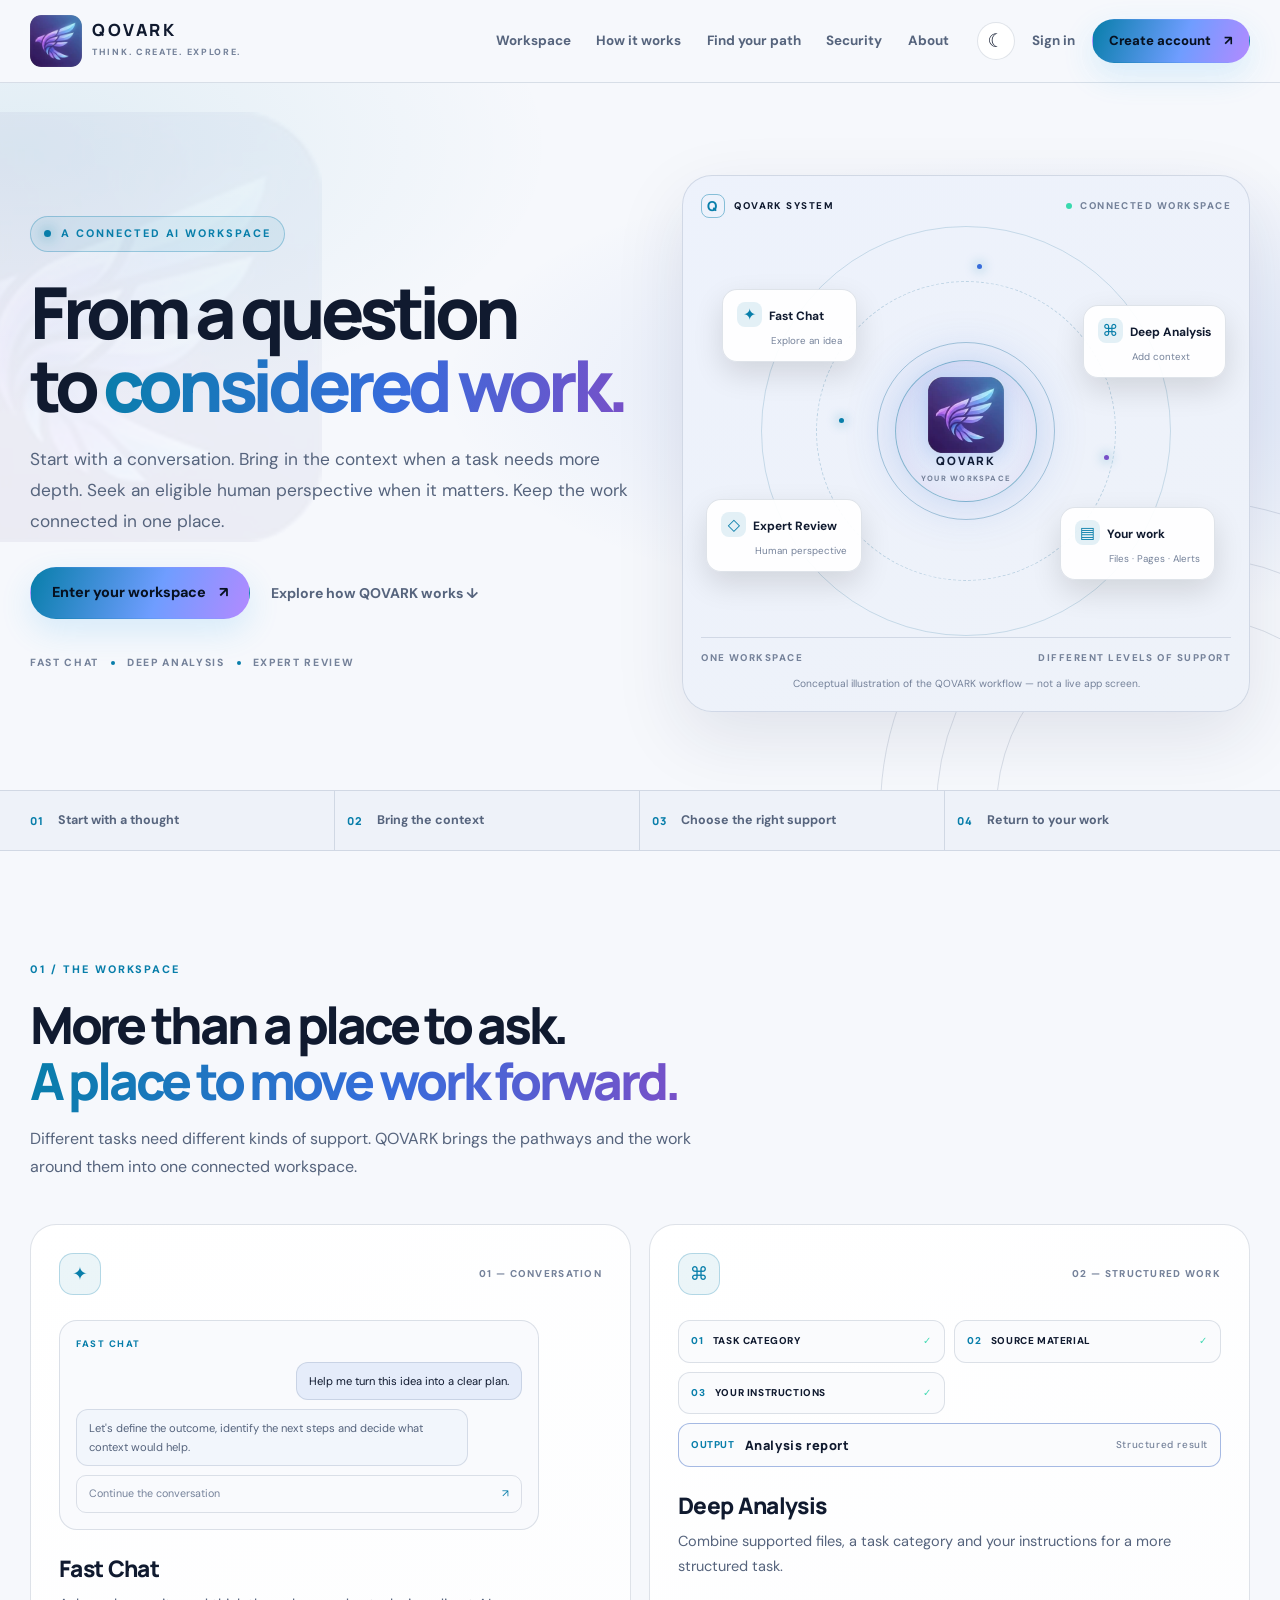
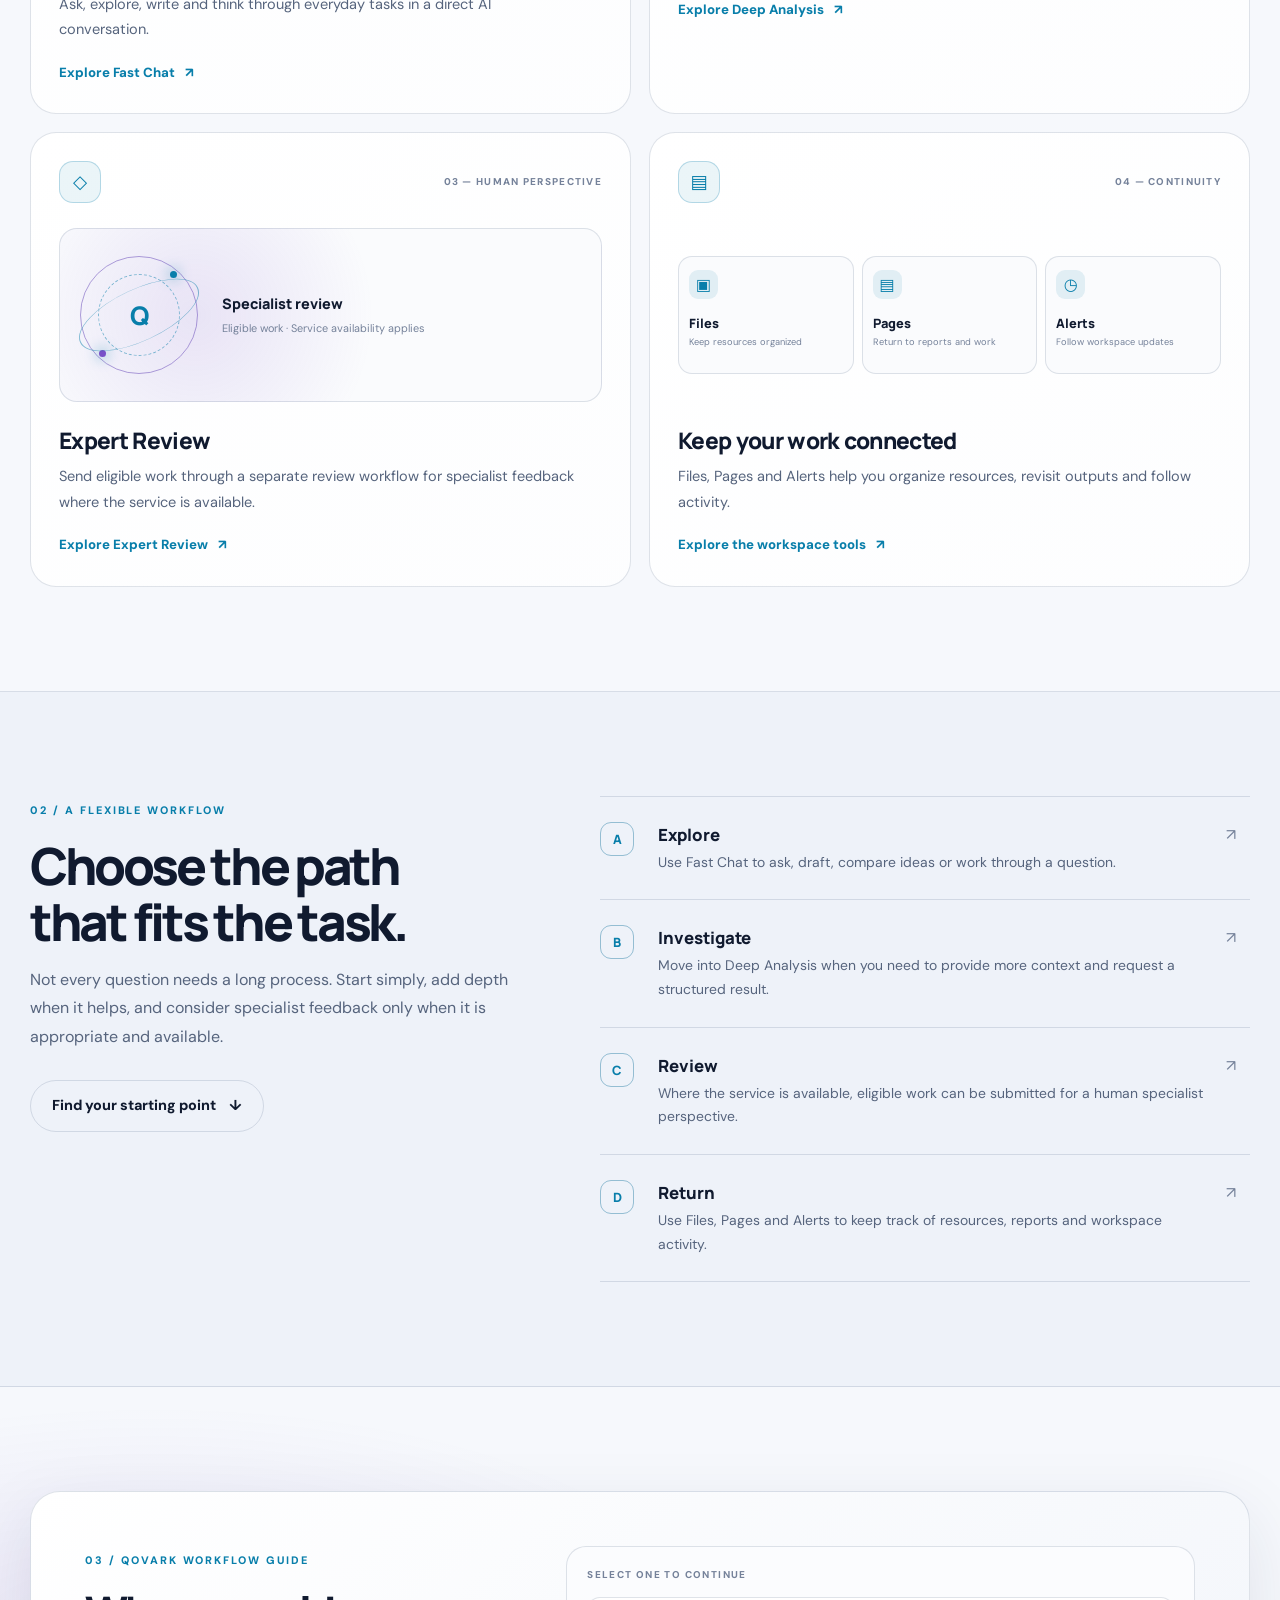
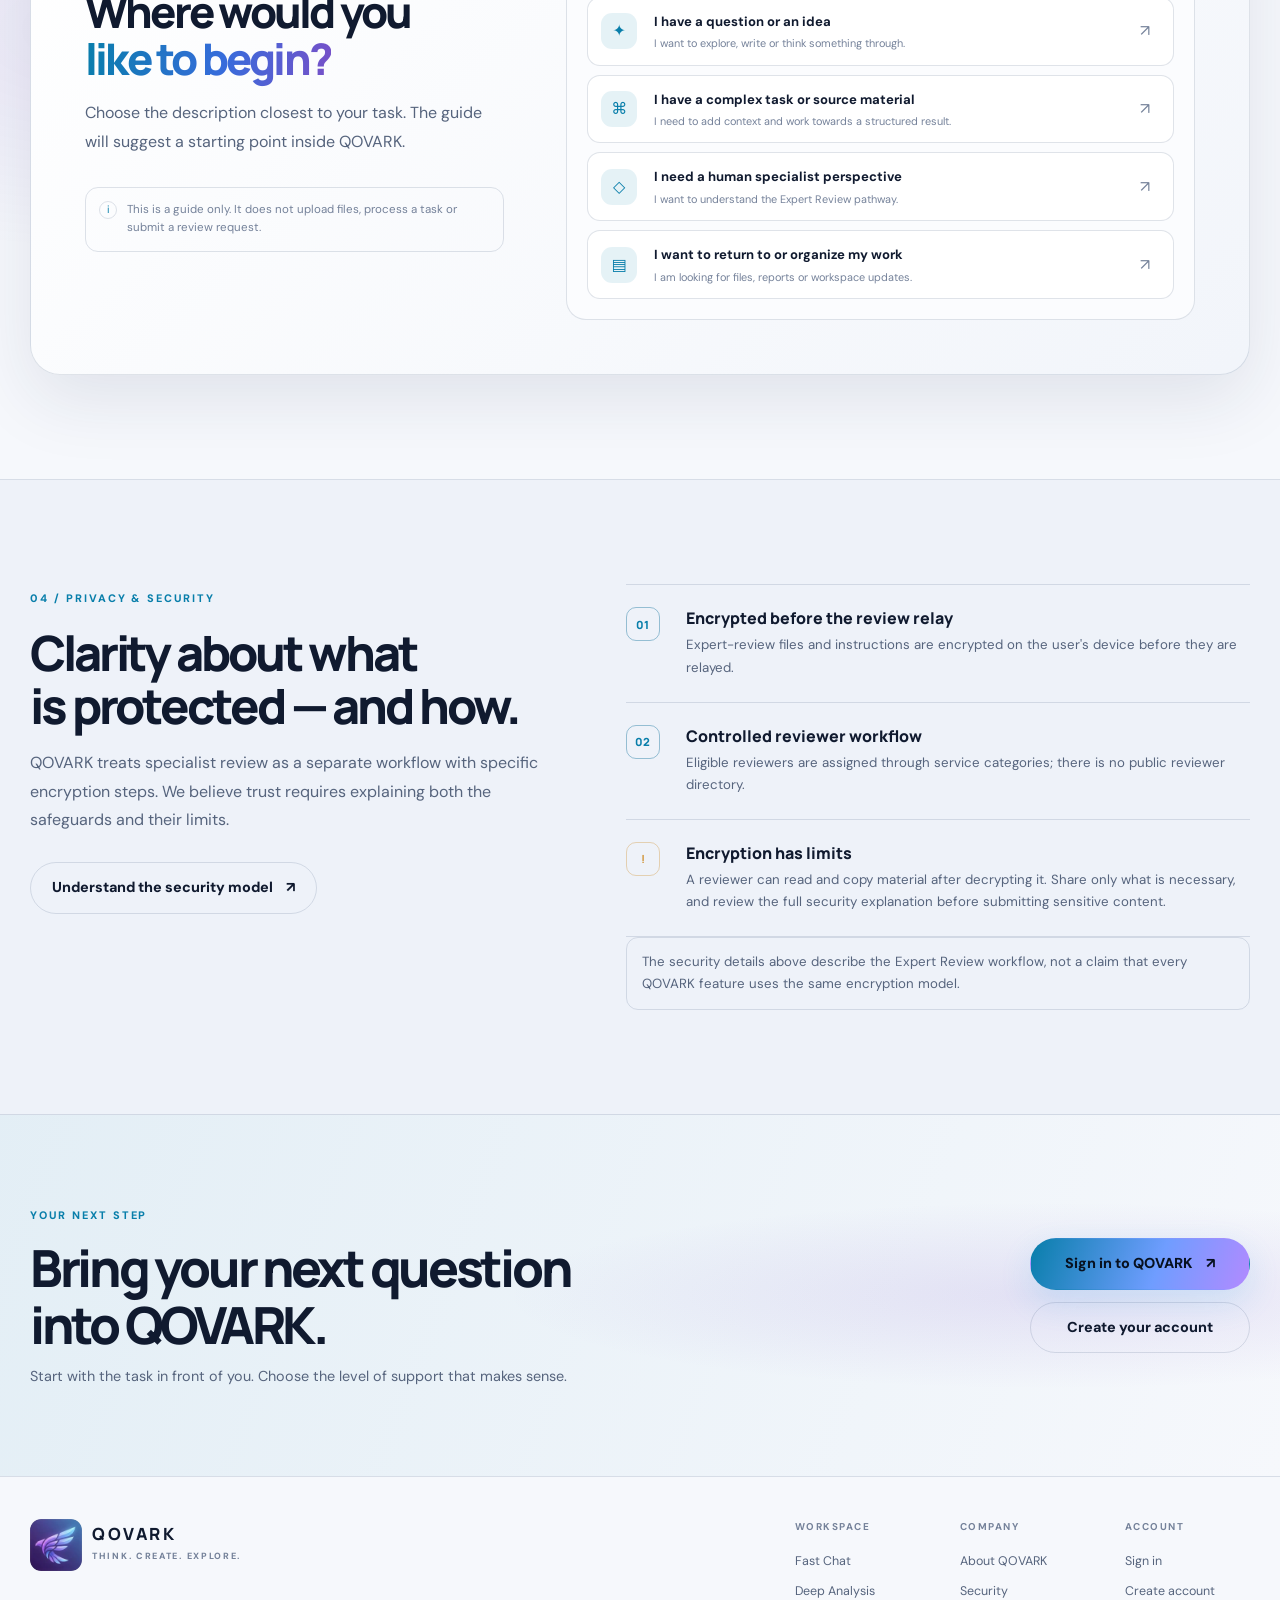
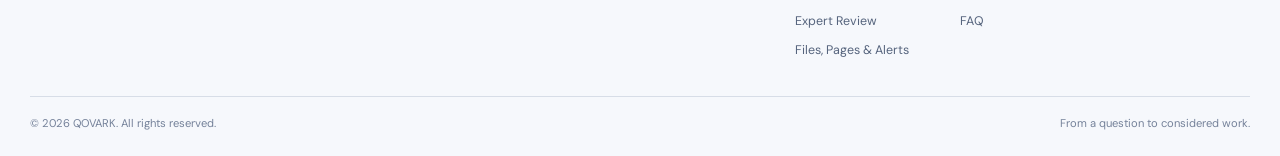
<file: index.html>
<!doctype html>
<html lang="en">
<head>
  <meta charset="utf-8">
  <meta name="viewport" content="width=device-width, initial-scale=1">
  <meta name="color-scheme" content="light dark">
  <meta name="theme-color" content="#080d1d">
  <title>QOVARK — From a question to considered work</title>
  <meta name="description" content="QOVARK connects everyday AI conversation, structured deep analysis and eligible specialist review in one workspace." />
  <link rel="canonical" href="https://qovark.com/">
  <meta property="og:type" content="website">
  <meta property="og:site_name" content="QOVARK">
  <meta property="og:title" content="QOVARK — From a question to considered work">
  <meta property="og:description" content="One connected workspace for conversation, deeper analysis, organized work and eligible specialist review.">
  <meta property="og:url" content="https://qovark.com/">
  <meta property="og:image" content="https://qovark.com/qovark-social-preview.png">
  <meta property="og:image:width" content="1200">
  <meta property="og:image:height" content="630">
  <meta property="og:image:type" content="image/png">
  <meta property="og:image:alt" content="QOVARK — From a question to considered work">
  <meta name="twitter:image" content="https://qovark.com/qovark-social-preview.png">
  <meta name="twitter:image:alt" content="QOVARK — From a question to considered work">
  <meta name="twitter:card" content="summary_large_image">
  <link rel="icon" type="image/png" sizes="96x96" href="/qovark-favicon-96.png">
  
  <link rel="apple-touch-icon" href="/apple-touch-icon.png">
  <link rel="manifest" href="/site.webmanifest">
  <link rel="preconnect" href="https://fonts.googleapis.com">
  <link rel="preconnect" href="https://fonts.gstatic.com" crossorigin>
  <link href="https://fonts.googleapis.com/css2?family=DM+Sans:wght@400;500;600;700;800&family=Manrope:wght@400;500;600;700;800&display=swap" rel="stylesheet">
  <link rel="stylesheet" href="/site-v3.css">
  <script type="application/ld+json">
  {"@context":"https://schema.org","@type":"Organization","name":"QOVARK","url":"https://qovark.com/","logo":"https://qovark.com/qovark-logo.png"}
  </script>
  <script type="application/ld+json">
  {"@context":"https://schema.org","@type":"SoftwareApplication","name":"QOVARK","applicationCategory":"ProductivityApplication","operatingSystem":"Web, Android","url":"https://qovark.com/","description":"An AI workspace connecting everyday conversation, deeper analysis, organized work and eligible specialist review."}
  </script>
</head>
<body>
  <a class="q3-skip" href="#main">Skip to content</a>
  <header class="q3-header">
    <div class="q3-wrap q3-nav">
      <a class="q3-brand" href="/" aria-label="QOVARK home">
        <img src="/qovark-logo.png" width="512" height="512" alt="">
        <span><strong>QOVARK</strong><small>THINK. CREATE. EXPLORE.</small></span>
      </a>
      <nav class="q3-links" id="q3-navigation" aria-label="Main navigation">
        <a href="#workspace">Workspace</a>
        <a href="#pathways">How it works</a>
        <a href="#guide">Find your path</a>
        <a href="/security.html">Security</a>
        <a href="/about.html">About</a>
      </nav>
      <div class="q3-nav-actions">
        <button class="q3-theme" type="button" data-theme-toggle aria-label="Switch colour theme" title="Switch colour theme"><span aria-hidden="true">◐</span></button>
        <a class="q3-signin" href="/qovark-workspace.html?build=20261127.5&auth=signin">Sign in</a>
        <a class="q3-button q3-button-small" href="/qovark-workspace.html?build=20261127.5&auth=signup">Create account <span aria-hidden="true">↗</span></a>
      </div>
      <button class="q3-menu" type="button" data-menu-toggle aria-expanded="false" aria-controls="q3-navigation" aria-label="Open navigation">☰</button>
    </div>
  </header>

  <main id="main">
    <section class="q3-hero">
      <div class="q3-wrap q3-hero-grid">
        <div class="q3-hero-copy">
          <div class="q3-eyebrow"><span class="q3-live-dot"></span> A connected AI workspace</div>
          <h1>From a question<br>to <span class="q3-gradient">considered work.</span></h1>
          <p class="q3-lead">Start with a conversation. Bring in the context when a task needs more depth. Seek an eligible human perspective when it matters. Keep the work connected in one place.</p>
          <div class="q3-hero-actions">
            <a class="q3-button" href="/qovark-workspace.html?build=20261127.5&auth=signin">Enter your workspace <span aria-hidden="true">↗</span></a>
            <a class="q3-text-link" href="#workspace">Explore how QOVARK works <span aria-hidden="true">↓</span></a>
          </div>
          <div class="q3-proofline"><span>FAST CHAT</span><i></i><span>DEEP ANALYSIS</span><i></i><span>EXPERT REVIEW</span></div>
        </div>

        <div class="q3-orbit-card" aria-label="Illustration of the QOVARK connected workspace">
          <div class="q3-orbit-top"><span><b class="q3-orbit-mark">Q</b> QOVARK SYSTEM</span><span class="q3-orbit-status"><i></i> CONNECTED WORKSPACE</span></div>
          <div class="q3-orbit-stage">
            <div class="q3-orbit-ring q3-ring-one"></div>
            <div class="q3-orbit-ring q3-ring-two"></div>
            <div class="q3-orbit-ring q3-ring-three"></div>
            <div class="q3-orbit-core"><img src="/qovark-logo.png" alt="" width="512" height="512"><b>QOVARK</b><small>YOUR WORKSPACE</small></div>
            <div class="q3-node q3-node-chat"><span>✦</span><b>Fast Chat</b><small>Explore an idea</small></div>
            <div class="q3-node q3-node-analysis"><span>⌘</span><b>Deep Analysis</b><small>Add context</small></div>
            <div class="q3-node q3-node-review"><span>◇</span><b>Expert Review</b><small>Human perspective</small></div>
            <div class="q3-node q3-node-library"><span>▤</span><b>Your work</b><small>Files · Pages · Alerts</small></div>
            <span class="q3-orbit-star q3-star-a"></span><span class="q3-orbit-star q3-star-b"></span><span class="q3-orbit-star q3-star-c"></span>
          </div>
          <div class="q3-orbit-bottom"><span>ONE WORKSPACE</span><span>DIFFERENT LEVELS OF SUPPORT</span></div>
          <p class="q3-visual-note">Conceptual illustration of the QOVARK workflow — not a live app screen.</p>
        </div>
      </div>
      <div class="q3-hero-underlay" aria-hidden="true"></div>
    </section>

    <section class="q3-intro-strip" aria-label="QOVARK at a glance">
      <div class="q3-wrap q3-strip-grid">
        <div><span class="q3-strip-num">01</span><span>Start with a thought</span></div>
        <div><span class="q3-strip-num">02</span><span>Bring the context</span></div>
        <div><span class="q3-strip-num">03</span><span>Choose the right support</span></div>
        <div><span class="q3-strip-num">04</span><span>Return to your work</span></div>
      </div>
    </section>

    <section class="q3-section" id="workspace">
      <div class="q3-wrap">
        <div class="q3-section-head">
          <span class="q3-kicker">01 / THE WORKSPACE</span>
          <h2>More than a place to ask.<br><span class="q3-gradient">A place to move work forward.</span></h2>
          <p>Different tasks need different kinds of support. QOVARK brings the pathways and the work around them into one connected workspace.</p>
        </div>
        <div class="q3-feature-grid">
          <article class="q3-feature q3-feature-large q3-feature-chat">
            <div class="q3-feature-top"><span class="q3-feature-icon">✦</span><span class="q3-feature-index">01 — CONVERSATION</span></div>
            <div class="q3-mini-chat" aria-hidden="true"><div class="q3-mini-label">FAST CHAT</div><div class="q3-mini-message">Help me turn this idea into a clear plan.</div><div class="q3-mini-reply">Let's define the outcome, identify the next steps and decide what context would help.</div><div class="q3-mini-input">Continue the conversation <span>↗</span></div></div>
            <h3>Fast Chat</h3><p>Ask, explore, write and think through everyday tasks in a direct AI conversation.</p>
            <a class="q3-arrow-link" href="/fast-chat.html">Explore Fast Chat <span>↗</span></a>
          </article>
          <article class="q3-feature q3-feature-analysis">
            <div class="q3-feature-top"><span class="q3-feature-icon">⌘</span><span class="q3-feature-index">02 — STRUCTURED WORK</span></div>
            <div class="q3-stack-visual" aria-hidden="true"><div class="q3-stack-line"><span>01</span> TASK CATEGORY <b>✓</b></div><div class="q3-stack-line"><span>02</span> SOURCE MATERIAL <b>✓</b></div><div class="q3-stack-line"><span>03</span> YOUR INSTRUCTIONS <b>✓</b></div><div class="q3-stack-result"><span>OUTPUT</span><strong>Analysis report</strong><i>Structured result</i></div></div>
            <h3>Deep Analysis</h3><p>Combine supported files, a task category and your instructions for a more structured task.</p>
            <a class="q3-arrow-link" href="/deep-analysis.html">Explore Deep Analysis <span>↗</span></a>
          </article>
          <article class="q3-feature q3-feature-review">
            <div class="q3-feature-top"><span class="q3-feature-icon">◇</span><span class="q3-feature-index">03 — HUMAN PERSPECTIVE</span></div>
            <div class="q3-review-visual" aria-hidden="true"><div class="q3-review-orbit"><span>Q</span><i></i><b></b></div><div class="q3-review-caption"><strong>Specialist review</strong><small>Eligible work · Service availability applies</small></div></div>
            <h3>Expert Review</h3><p>Send eligible work through a separate review workflow for specialist feedback where the service is available.</p>
            <a class="q3-arrow-link" href="/expert-review.html">Explore Expert Review <span>↗</span></a>
          </article>
          <article class="q3-feature q3-feature-library">
            <div class="q3-feature-top"><span class="q3-feature-icon">▤</span><span class="q3-feature-index">04 — CONTINUITY</span></div>
            <div class="q3-library-visual" aria-hidden="true"><div><span>▣</span><b>Files</b><small>Keep resources organized</small></div><div><span>▤</span><b>Pages</b><small>Return to reports and work</small></div><div><span>◷</span><b>Alerts</b><small>Follow workspace updates</small></div></div>
            <h3>Keep your work connected</h3><p>Files, Pages and Alerts help you organize resources, revisit outputs and follow activity.</p>
            <a class="q3-arrow-link" href="/files-and-pages.html">Explore the workspace tools <span>↗</span></a>
          </article>
        </div>
      </div>
    </section>

    <section class="q3-section q3-pathways" id="pathways">
      <div class="q3-wrap q3-path-grid">
        <div class="q3-path-copy">
          <span class="q3-kicker">02 / A FLEXIBLE WORKFLOW</span>
          <h2>Choose the path<br>that fits the task.</h2>
          <p>Not every question needs a long process. Start simply, add depth when it helps, and consider specialist feedback only when it is appropriate and available.</p>
          <a class="q3-button q3-button-outline" href="#guide">Find your starting point <span>↓</span></a>
        </div>
        <div class="q3-path-list">
          <article><span class="q3-path-number">A</span><div><h3>Explore</h3><p>Use Fast Chat to ask, draft, compare ideas or work through a question.</p></div><span class="q3-path-arrow">↗</span></article>
          <article><span class="q3-path-number">B</span><div><h3>Investigate</h3><p>Move into Deep Analysis when you need to provide more context and request a structured result.</p></div><span class="q3-path-arrow">↗</span></article>
          <article><span class="q3-path-number">C</span><div><h3>Review</h3><p>Where the service is available, eligible work can be submitted for a human specialist perspective.</p></div><span class="q3-path-arrow">↗</span></article>
          <article><span class="q3-path-number">D</span><div><h3>Return</h3><p>Use Files, Pages and Alerts to keep track of resources, reports and workspace activity.</p></div><span class="q3-path-arrow">↗</span></article>
        </div>
      </div>
    </section>

    <section class="q3-section q3-guide-section" id="guide">
      <div class="q3-wrap">
        <div class="q3-guide-shell">
          <div class="q3-guide-intro">
            <span class="q3-kicker">03 / QOVARK WORKFLOW GUIDE</span>
            <h2>Where would you<br><span class="q3-gradient">like to begin?</span></h2>
            <p>Choose the description closest to your task. The guide will suggest a starting point inside QOVARK.</p>
            <div class="q3-guide-disclaimer"><span>i</span> This is a guide only. It does not upload files, process a task or submit a review request.</div>
          </div>
          <div class="q3-guide-interactive">
            <div class="q3-guide-question" data-guide-question>
              <div class="q3-guide-step">SELECT ONE TO CONTINUE</div>
              <button class="q3-choice" type="button" data-choice="chat"><span class="q3-choice-symbol">✦</span><span><b>I have a question or an idea</b><small>I want to explore, write or think something through.</small></span><i>↗</i></button>
              <button class="q3-choice" type="button" data-choice="analysis"><span class="q3-choice-symbol">⌘</span><span><b>I have a complex task or source material</b><small>I need to add context and work towards a structured result.</small></span><i>↗</i></button>
              <button class="q3-choice" type="button" data-choice="review"><span class="q3-choice-symbol">◇</span><span><b>I need a human specialist perspective</b><small>I want to understand the Expert Review pathway.</small></span><i>↗</i></button>
              <button class="q3-choice" type="button" data-choice="organize"><span class="q3-choice-symbol">▤</span><span><b>I want to return to or organize my work</b><small>I am looking for files, reports or workspace updates.</small></span><i>↗</i></button>
            </div>
            <div class="q3-guide-result" data-guide-result hidden aria-live="polite">
              <div class="q3-result-tag"><span class="q3-live-dot"></span> YOUR SUGGESTED STARTING POINT</div>
              <div class="q3-result-icon" data-result-icon>✦</div>
              <h3 data-result-title>Fast Chat</h3>
              <p data-result-copy>Start with a conversation and shape the question as you go.</p>
              <div class="q3-result-actions"><a class="q3-button" data-result-link href="/fast-chat.html">Explore this path <span>↗</span></a><button type="button" class="q3-reset" data-guide-reset>Choose another</button></div>
              <div class="q3-result-note" data-result-note>Open the workspace when you're ready to begin.</div>
            </div>
          </div>
        </div>
      </div>
    </section>

    <section class="q3-section q3-trust" id="trust">
      <div class="q3-wrap q3-trust-grid">
        <div>
          <span class="q3-kicker">04 / PRIVACY & SECURITY</span>
          <h2>Clarity about what<br>is protected — and how.</h2>
          <p>QOVARK treats specialist review as a separate workflow with specific encryption steps. We believe trust requires explaining both the safeguards and their limits.</p>
          <a class="q3-button q3-button-outline" href="/security.html">Understand the security model <span>↗</span></a>
        </div>
        <div class="q3-trust-details">
          <article><span class="q3-trust-mark">01</span><div><h3>Encrypted before the review relay</h3><p>Expert-review files and instructions are encrypted on the user's device before they are relayed.</p></div></article>
          <article><span class="q3-trust-mark">02</span><div><h3>Controlled reviewer workflow</h3><p>Eligible reviewers are assigned through service categories; there is no public reviewer directory.</p></div></article>
          <article class="q3-trust-caution"><span class="q3-trust-mark">!</span><div><h3>Encryption has limits</h3><p>A reviewer can read and copy material after decrypting it. Share only what is necessary, and review the full security explanation before submitting sensitive content.</p></div></article>
          <p class="q3-trust-footnote">The security details above describe the Expert Review workflow, not a claim that every QOVARK feature uses the same encryption model.</p>
        </div>
      </div>
    </section>

    <section class="q3-final-cta">
      <div class="q3-wrap q3-cta-inner">
        <div><span class="q3-kicker">YOUR NEXT STEP</span><h2>Bring your next question<br>into QOVARK.</h2><p>Start with the task in front of you. Choose the level of support that makes sense.</p></div>
        <div class="q3-cta-buttons"><a class="q3-button" href="/qovark-workspace.html?build=20261127.5&auth=signin">Sign in to QOVARK <span>↗</span></a><a class="q3-button q3-button-outline" href="/qovark-workspace.html?build=20261127.5&auth=signup">Create your account</a></div>
      </div>
    </section>
  </main>

  <footer class="q3-footer">
    <div class="q3-wrap">
      <div class="q3-footer-main">
        <a class="q3-brand q3-footer-brand" href="/" aria-label="QOVARK home"><img src="/qovark-logo.png" width="512" height="512" alt=""><span><strong>QOVARK</strong><small>THINK. CREATE. EXPLORE.</small></span></a>
        <div class="q3-footer-columns">
          <div><b>WORKSPACE</b><a href="/fast-chat.html">Fast Chat</a><a href="/deep-analysis.html">Deep Analysis</a><a href="/expert-review.html">Expert Review</a><a href="/files-and-pages.html">Files, Pages & Alerts</a></div>
          <div><b>COMPANY</b><a href="/about.html">About QOVARK</a><a href="/security.html">Security</a><a href="/faq.html">FAQ</a></div>
          <div><b>ACCOUNT</b><a href="/qovark-workspace.html?build=20261127.5&auth=signin">Sign in</a><a href="/qovark-workspace.html?build=20261127.5&auth=signup">Create account</a></div>
        </div>
      </div>
      <div class="q3-footer-bottom"><span>© <span data-current-year>2026</span> QOVARK. All rights reserved.</span><span>From a question to considered work.</span></div>
    </div>
  </footer>
  <script src="/site-v3.js" defer></script>
</body>
</html>
</file>
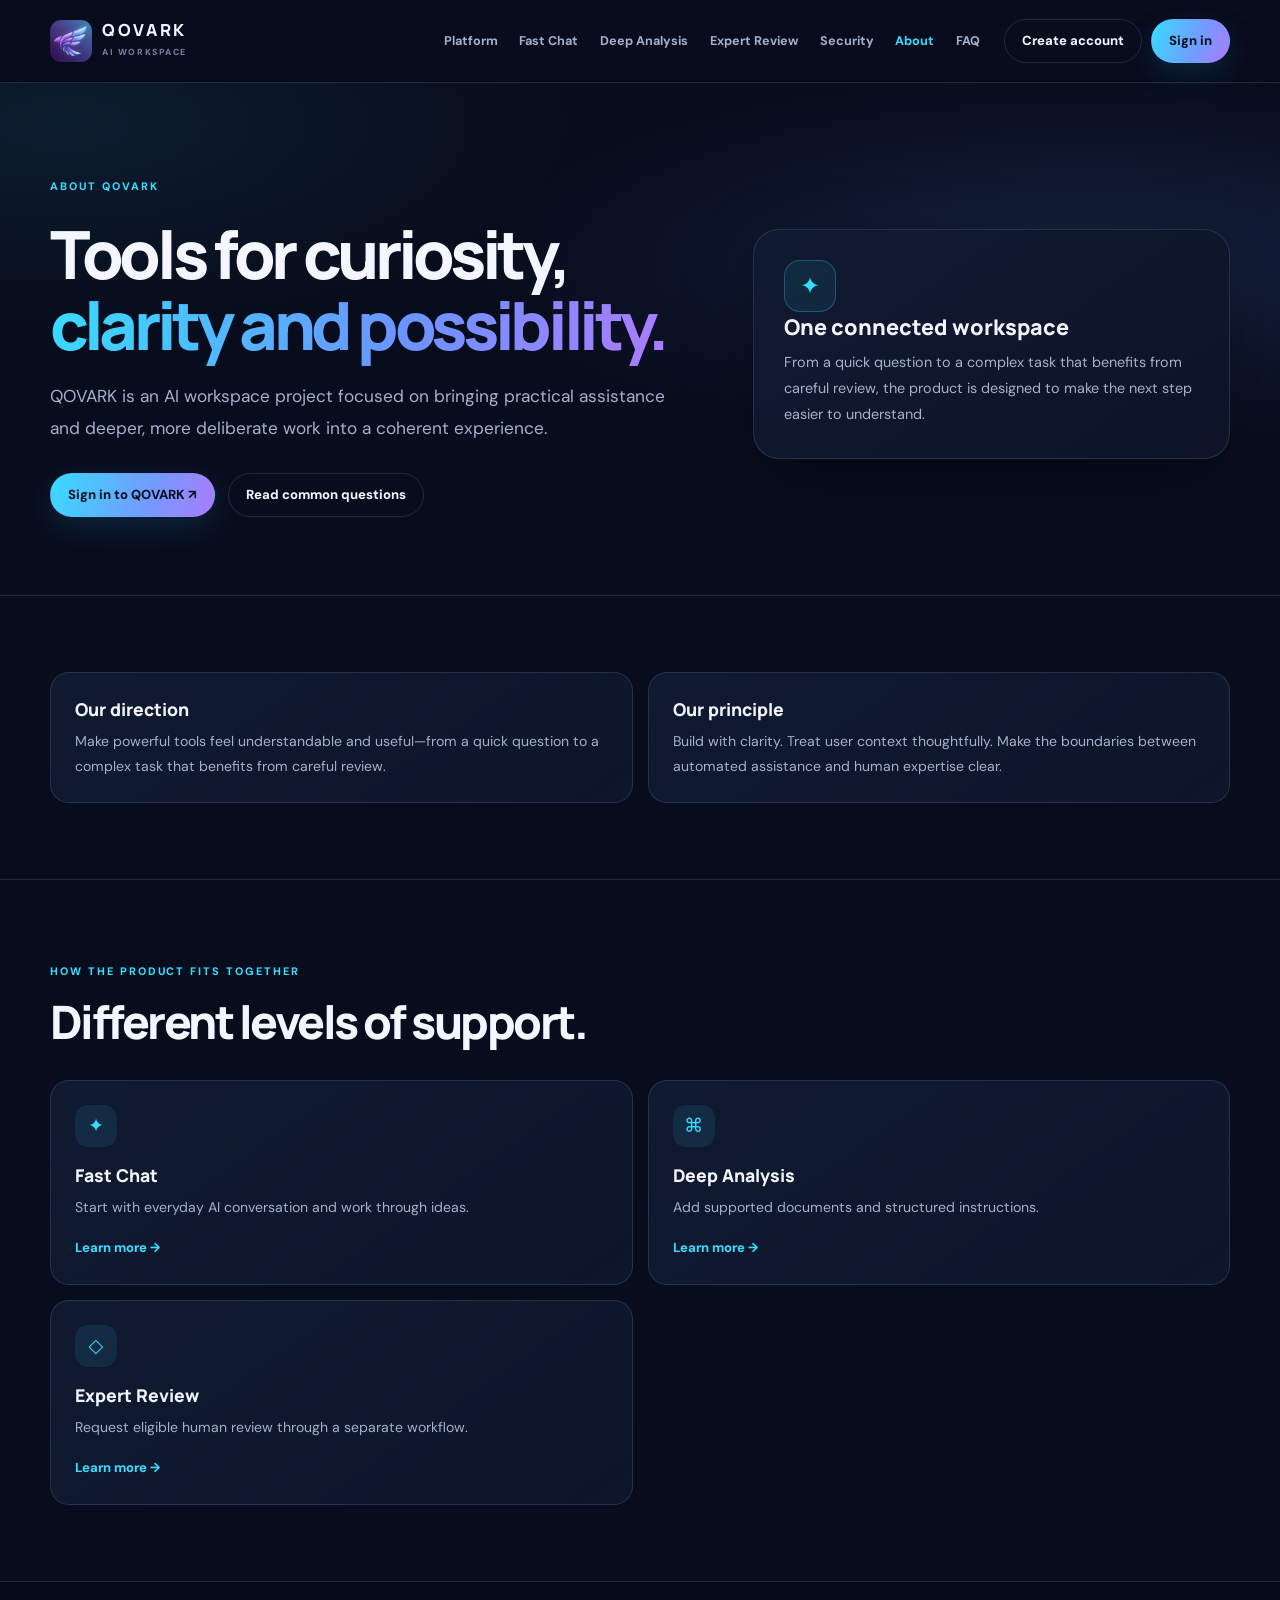
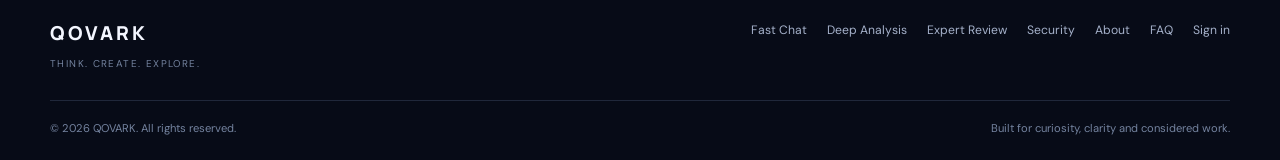
<file: about.html>
<!doctype html><html lang="en"><head>
<meta charset="utf-8"><meta name="viewport" content="width=device-width, initial-scale=1">
<title>About QOVARK | AI Workspace</title><meta name="description" content="Learn about QOVARK, an AI workspace connecting everyday conversation, structured analysis and confidential expert review."><link rel="canonical" href="https://qovark.com/about.html">
<meta name="theme-color" content="#050817"><meta property="og:type" content="website"><meta property="og:site_name" content="QOVARK"><meta property="og:title" content="About QOVARK | AI Workspace"><meta property="og:description" content="Learn about QOVARK, an AI workspace connecting everyday conversation, structured analysis and confidential expert review."><meta property="og:url" content="https://qovark.com/about.html"><meta property="og:image" content="https://qovark.com/qovark-social-preview.png">
<meta name="twitter:card" content="summary_large_image"><meta name="twitter:title" content="About QOVARK | AI Workspace"><meta name="twitter:description" content="Learn about QOVARK, an AI workspace connecting everyday conversation, structured analysis and confidential expert review."><meta name="twitter:image" content="https://qovark.com/qovark-social-preview.png">
<link rel="icon" href="/favicon.ico"><link rel="icon" type="image/png" sizes="48x48" href="/qovark-favicon-48.png"><link rel="apple-touch-icon" href="/apple-touch-icon.png"><link rel="manifest" href="/site.webmanifest"><link rel="stylesheet" href="/site.css">
</head><body><header class="site-header"><div class="wrap nav">
      <a class="brand" href="/" aria-label="QOVARK home"><img src="/qovark-logo.png" width="512" height="512" decoding="async" alt="QOVARK orbital Q logo"><span><b>QOVARK</b><small>AI WORKSPACE</small></span></a>
      <nav class="nav-links" id="siteNavigation" data-site-nav aria-label="Main navigation"><a href="/#platform">Platform</a><a href="/fast-chat.html">Fast Chat</a><a href="/deep-analysis.html">Deep Analysis</a><a href="/expert-review.html">Expert Review</a><a href="/security.html">Security</a><a href="/about.html" aria-current="page">About</a><a href="/faq.html">FAQ</a></nav>
      <div class="nav-actions"><a class="btn btn-secondary" href="/qovark-workspace.html?auth=signup">Create account</a><a class="btn btn-primary" href="/qovark-workspace.html?auth=signin">Sign in</a></div>
      <button class="menu-toggle" type="button" data-menu-toggle aria-label="Open navigation menu" aria-expanded="false" aria-controls="siteNavigation">☰</button>
    </div></header><main><section class="page-hero"><div class="wrap page-hero-grid"><div><span class="eyebrow">ABOUT QOVARK</span><h1>Tools for curiosity,<br><span class="gradient">clarity and possibility.</span></h1><p class="lead">QOVARK is an AI workspace project focused on bringing practical assistance and deeper, more deliberate work into a coherent experience.</p><div class="hero-actions"><a class="btn btn-primary" href="/qovark-workspace.html?auth=signin">Sign in to QOVARK ↗</a><a class="btn btn-secondary" href="/faq.html">Read common questions</a></div></div><aside class="page-visual"><div class="visual-icon">✦</div><h2 class="visual-title">One connected workspace</h2><p class="visual-desc">From a quick question to a complex task that benefits from careful review, the product is designed to make the next step easier to understand.</p></aside></div></section>
<section class="section"><div class="wrap"><div class="about-grid"><article class="detail"><h3>Our direction</h3><p>Make powerful tools feel understandable and useful—from a quick question to a complex task that benefits from careful review.</p></article><article class="detail"><h3>Our principle</h3><p>Build with clarity. Treat user context thoughtfully. Make the boundaries between automated assistance and human expertise clear.</p></article></div></div></section>
<section class="section"><div class="wrap"><div class="section-head"><span class="kicker">How the product fits together</span><h2 class="section-title">Different levels of support.</h2></div><div class="cards"><article class="card"><div class="card-icon">✦</div><h3>Fast Chat</h3><p>Start with everyday AI conversation and work through ideas.</p><a class="card-link" href="/fast-chat.html">Learn more →</a></article><article class="card"><div class="card-icon">⌘</div><h3>Deep Analysis</h3><p>Add supported documents and structured instructions.</p><a class="card-link" href="/deep-analysis.html">Learn more →</a></article><article class="card"><div class="card-icon">◇</div><h3>Expert Review</h3><p>Request eligible human review through a separate workflow.</p><a class="card-link" href="/expert-review.html">Learn more →</a></article></div></div></section></main><footer class="site-footer"><div class="wrap footer-inner">
      <div><span class="footer-brand">QOVARK</span><br><span>THINK. CREATE. EXPLORE.</span></div>
      <nav class="footer-links" aria-label="Footer navigation"><a href="/fast-chat.html">Fast Chat</a><a href="/deep-analysis.html">Deep Analysis</a><a href="/expert-review.html">Expert Review</a><a href="/security.html">Security</a><a href="/about.html">About</a><a href="/faq.html">FAQ</a><a href="/qovark-workspace.html?auth=signin">Sign in</a></nav>
      <div class="footer-bottom"><span>© <span data-current-year>2026</span> QOVARK. All rights reserved.</span><span>Built for curiosity, clarity and considered work.</span></div>
    </div></footer><script src="/site.js" defer></script></body></html>
</file>
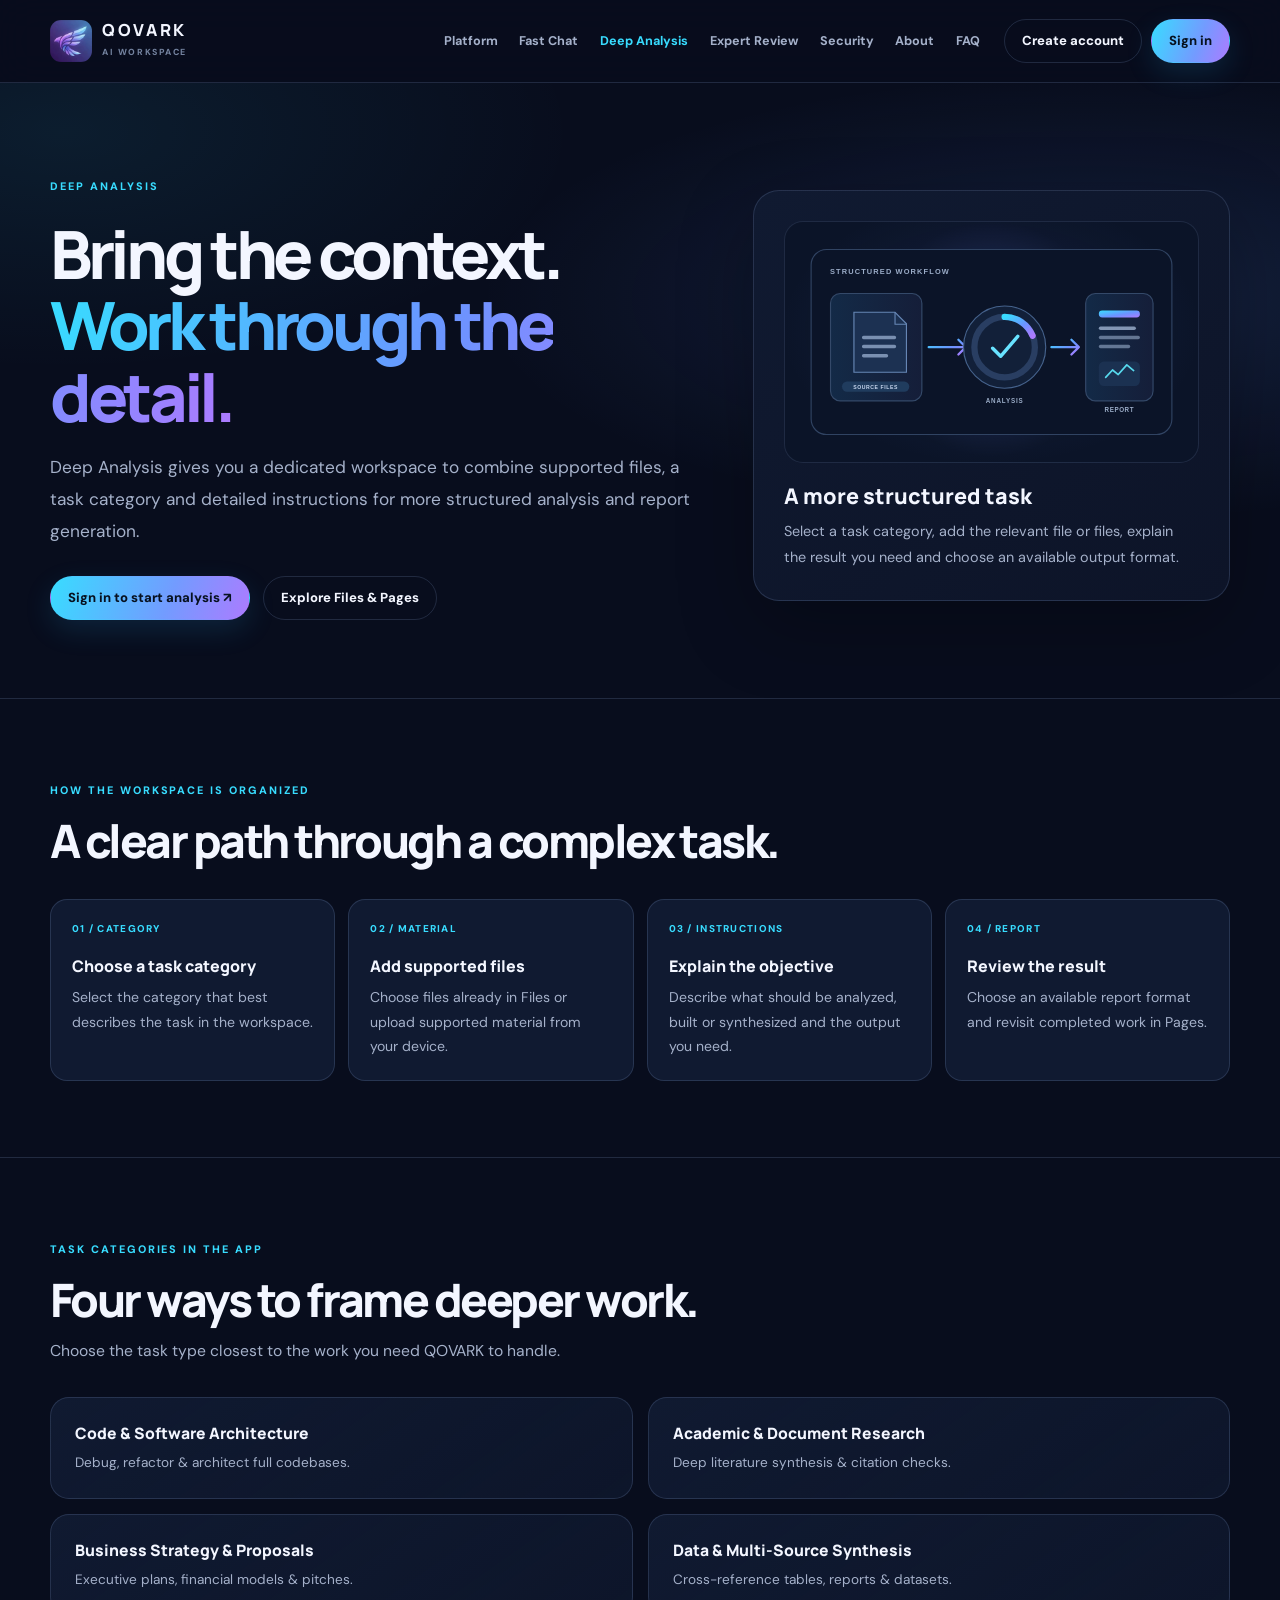
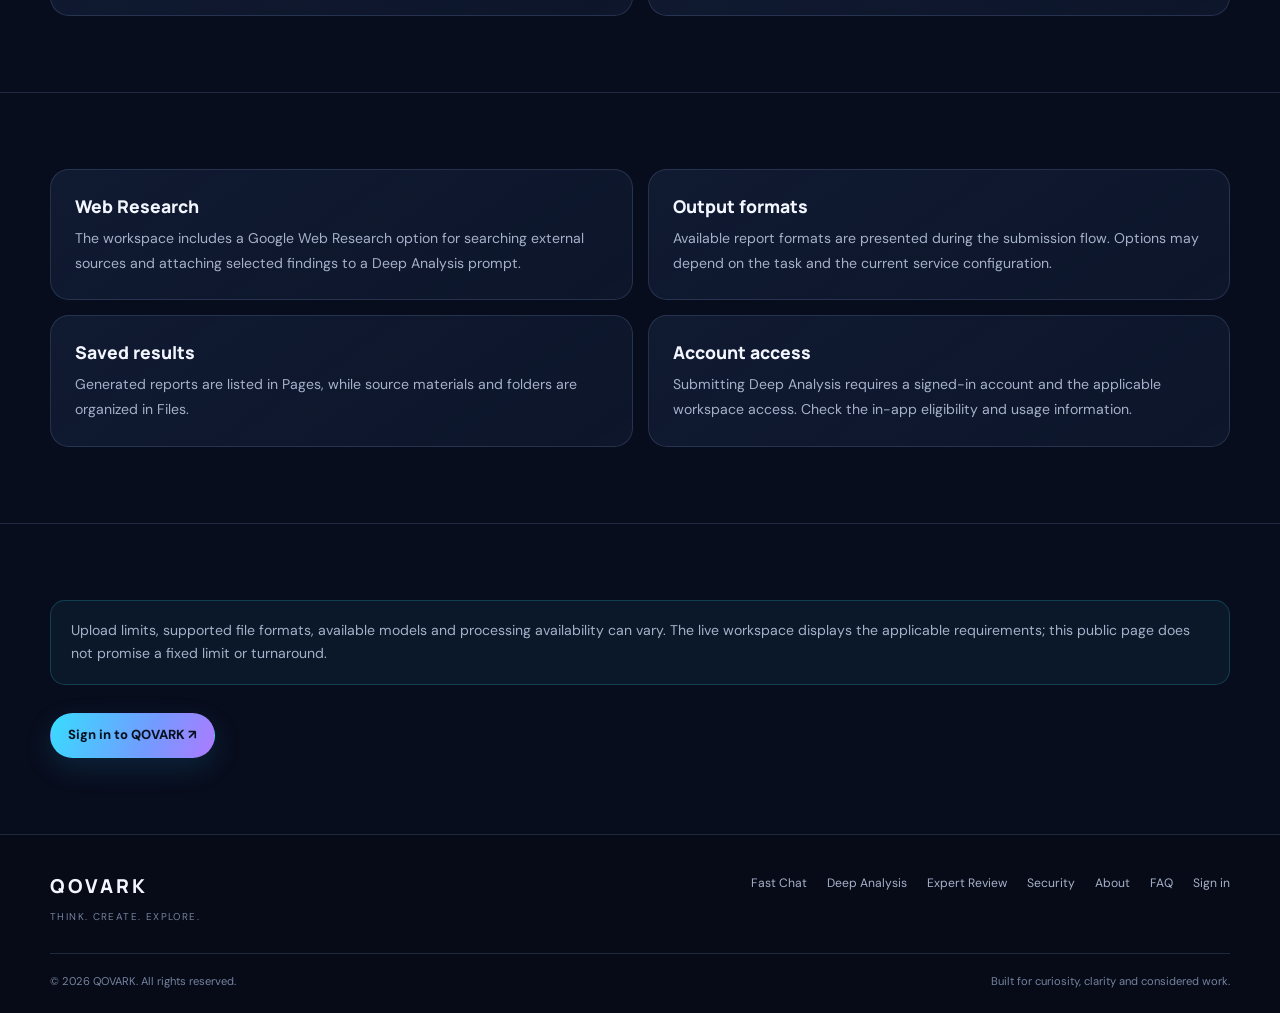
<file: deep-analysis.html>
<!doctype html><html lang="en"><head>
<meta charset="utf-8"><meta name="viewport" content="width=device-width, initial-scale=1">
<title>Deep Analysis | QOVARK</title><meta name="description" content="Learn how QOVARK Deep Analysis combines supported files, task categories, detailed instructions and structured reports."><link rel="canonical" href="https://qovark.com/deep-analysis.html">
<meta name="theme-color" content="#050817"><meta property="og:type" content="website"><meta property="og:site_name" content="QOVARK"><meta property="og:title" content="Deep Analysis | QOVARK"><meta property="og:description" content="Learn how QOVARK Deep Analysis combines supported files, task categories, detailed instructions and structured reports."><meta property="og:url" content="https://qovark.com/deep-analysis.html"><meta property="og:image" content="https://qovark.com/qovark-social-preview.png">
<meta name="twitter:card" content="summary_large_image"><meta name="twitter:title" content="Deep Analysis | QOVARK"><meta name="twitter:description" content="Learn how QOVARK Deep Analysis combines supported files, task categories, detailed instructions and structured reports."><meta name="twitter:image" content="https://qovark.com/qovark-social-preview.png">
<link rel="icon" href="/favicon.ico"><link rel="icon" type="image/png" sizes="48x48" href="/qovark-favicon-48.png"><link rel="apple-touch-icon" href="/apple-touch-icon.png"><link rel="manifest" href="/site.webmanifest"><link rel="stylesheet" href="/site.css">
</head><body><header class="site-header"><div class="wrap nav">
      <a class="brand" href="/" aria-label="QOVARK home"><img src="/qovark-logo.png" width="512" height="512" decoding="async" alt="QOVARK orbital Q logo"><span><b>QOVARK</b><small>AI WORKSPACE</small></span></a>
      <nav class="nav-links" id="siteNavigation" data-site-nav aria-label="Main navigation"><a href="/#platform">Platform</a><a href="/fast-chat.html">Fast Chat</a><a href="/deep-analysis.html" aria-current="page">Deep Analysis</a><a href="/expert-review.html">Expert Review</a><a href="/security.html">Security</a><a href="/about.html">About</a><a href="/faq.html">FAQ</a></nav>
      <div class="nav-actions"><a class="btn btn-secondary" href="/qovark-workspace.html?auth=signup">Create account</a><a class="btn btn-primary" href="/qovark-workspace.html?auth=signin">Sign in</a></div>
      <button class="menu-toggle" type="button" data-menu-toggle aria-label="Open navigation menu" aria-expanded="false" aria-controls="siteNavigation">☰</button>
    </div></header><main><section class="page-hero"><div class="wrap page-hero-grid"><div><span class="eyebrow">DEEP ANALYSIS</span><h1>Bring the context.<br><span class="gradient">Work through the detail.</span></h1><p class="lead">Deep Analysis gives you a dedicated workspace to combine supported files, a task category and detailed instructions for more structured analysis and report generation.</p><div class="hero-actions"><a class="btn btn-primary" href="/qovark-workspace.html?auth=signin">Sign in to start analysis ↗</a><a class="btn btn-secondary" href="/files-and-pages.html">Explore Files &amp; Pages</a></div></div><aside class="page-visual"><div class="visual-art"><img src="/visuals/deep-analysis.svg" width="720" height="420" alt="QOVARK Deep Analysis source-to-report workflow"></div><h2 class="visual-title">A more structured task</h2><p class="visual-desc">Select a task category, add the relevant file or files, explain the result you need and choose an available output format.</p></aside></div></section>
<section class="section"><div class="wrap"><div class="section-head"><span class="kicker">How the workspace is organized</span><h2 class="section-title">A clear path through a complex task.</h2></div><div class="workflow"><article class="step"><span class="step-no">01 / CATEGORY</span><h3>Choose a task category</h3><p>Select the category that best describes the task in the workspace.</p></article><article class="step"><span class="step-no">02 / MATERIAL</span><h3>Add supported files</h3><p>Choose files already in Files or upload supported material from your device.</p></article><article class="step"><span class="step-no">03 / INSTRUCTIONS</span><h3>Explain the objective</h3><p>Describe what should be analyzed, built or synthesized and the output you need.</p></article><article class="step"><span class="step-no">04 / REPORT</span><h3>Review the result</h3><p>Choose an available report format and revisit completed work in Pages.</p></article></div></div></section>
<section class="section"><div class="wrap"><div class="section-head"><span class="kicker">Task categories in the app</span><h2 class="section-title">Four ways to frame deeper work.</h2><p class="section-intro">Choose the task type closest to the work you need QOVARK to handle.</p></div><div class="category-grid"><div class="category"><b>Code &amp; Software Architecture</b><span>Debug, refactor &amp; architect full codebases.</span></div><div class="category"><b>Academic &amp; Document Research</b><span>Deep literature synthesis &amp; citation checks.</span></div><div class="category"><b>Business Strategy &amp; Proposals</b><span>Executive plans, financial models &amp; pitches.</span></div><div class="category"><b>Data &amp; Multi-Source Synthesis</b><span>Cross-reference tables, reports &amp; datasets.</span></div></div></div></section>
<section class="section"><div class="wrap"><div class="detail-grid"><article class="detail"><h3>Web Research</h3><p>The workspace includes a Google Web Research option for searching external sources and attaching selected findings to a Deep Analysis prompt.</p></article><article class="detail"><h3>Output formats</h3><p>Available report formats are presented during the submission flow. Options may depend on the task and the current service configuration.</p></article><article class="detail"><h3>Saved results</h3><p>Generated reports are listed in Pages, while source materials and folders are organized in Files.</p></article><article class="detail"><h3>Account access</h3><p>Submitting Deep Analysis requires a signed-in account and the applicable workspace access. Check the in-app eligibility and usage information.</p></article></div></div></section>
<section class="section"><div class="wrap"><div class="notice">Upload limits, supported file formats, available models and processing availability can vary. The live workspace displays the applicable requirements; this public page does not promise a fixed limit or turnaround.</div><div class="hero-actions"><a class="btn btn-primary" href="/qovark-workspace.html?auth=signin">Sign in to QOVARK ↗</a></div></div></section></main><footer class="site-footer"><div class="wrap footer-inner">
      <div><span class="footer-brand">QOVARK</span><br><span>THINK. CREATE. EXPLORE.</span></div>
      <nav class="footer-links" aria-label="Footer navigation"><a href="/fast-chat.html">Fast Chat</a><a href="/deep-analysis.html">Deep Analysis</a><a href="/expert-review.html">Expert Review</a><a href="/security.html">Security</a><a href="/about.html">About</a><a href="/faq.html">FAQ</a><a href="/qovark-workspace.html?auth=signin">Sign in</a></nav>
      <div class="footer-bottom"><span>© <span data-current-year>2026</span> QOVARK. All rights reserved.</span><span>Built for curiosity, clarity and considered work.</span></div>
    </div></footer><script src="/site.js" defer></script></body></html>
</file>
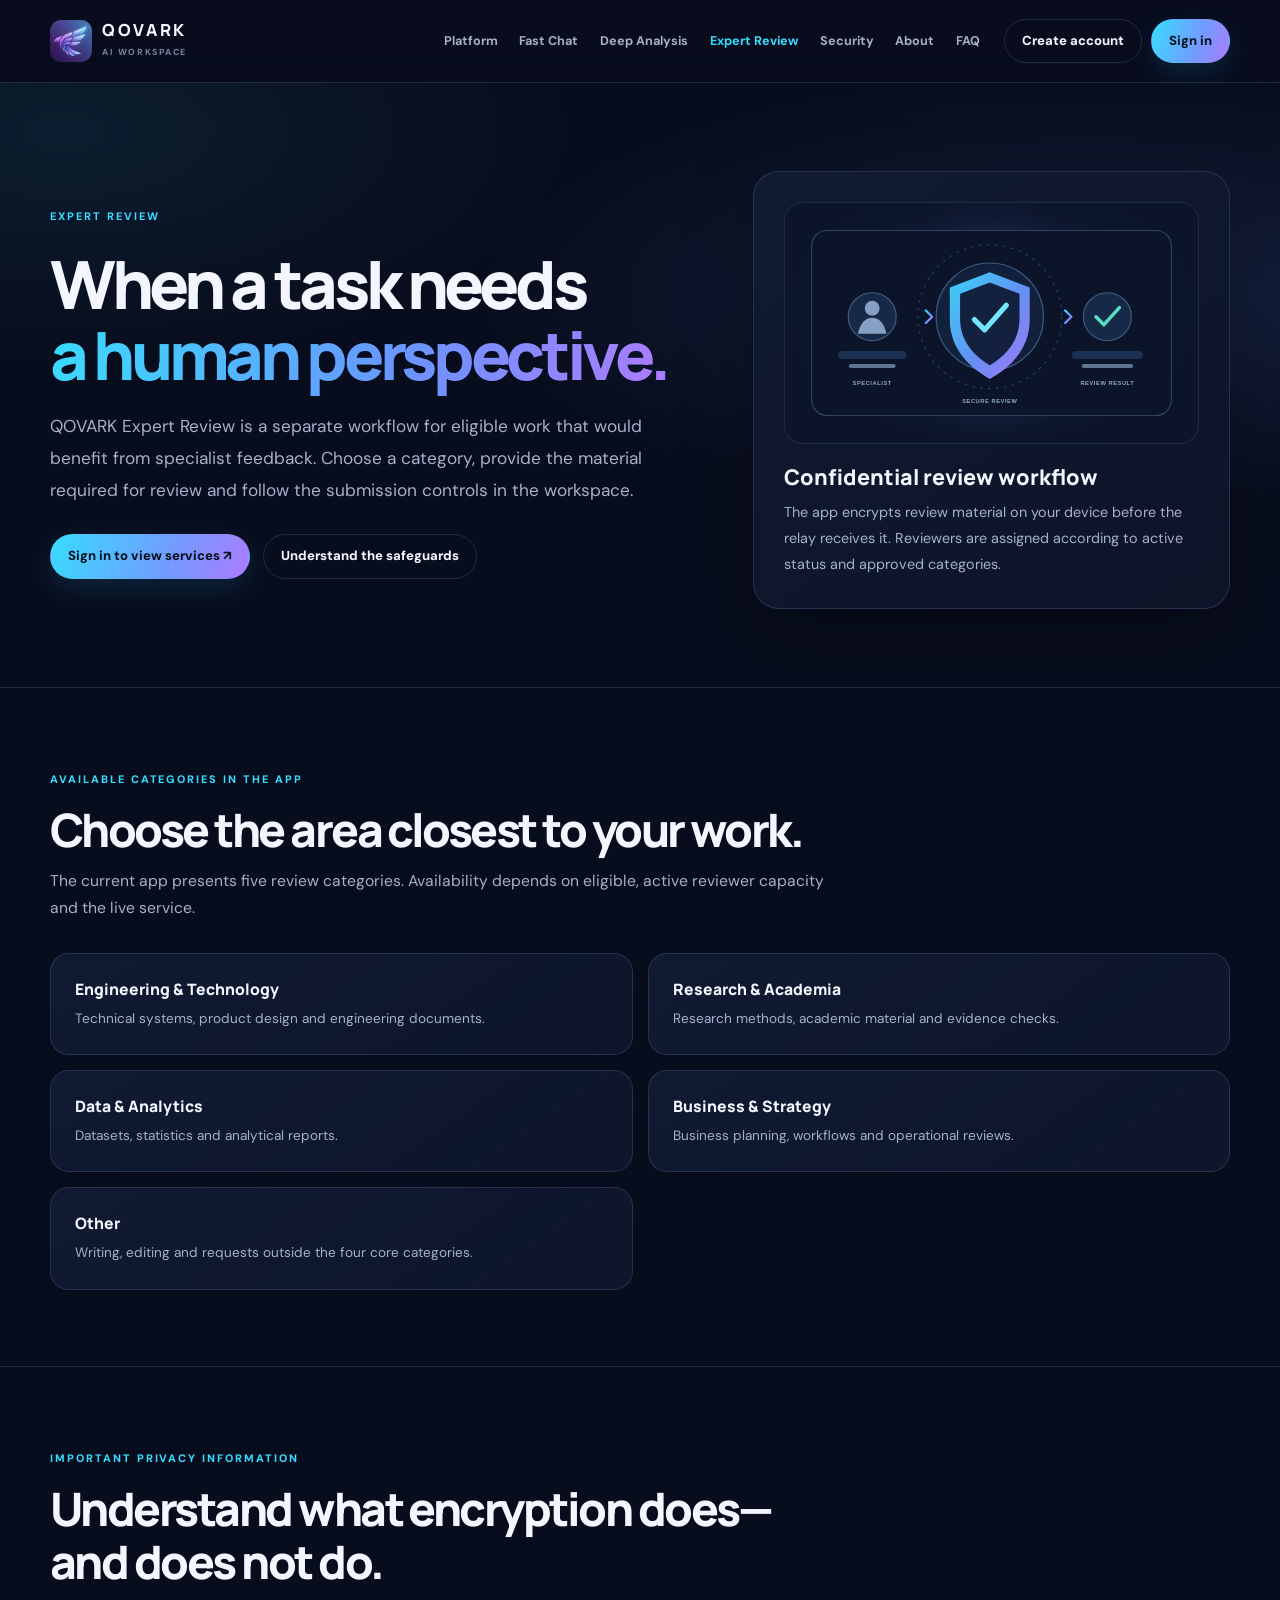
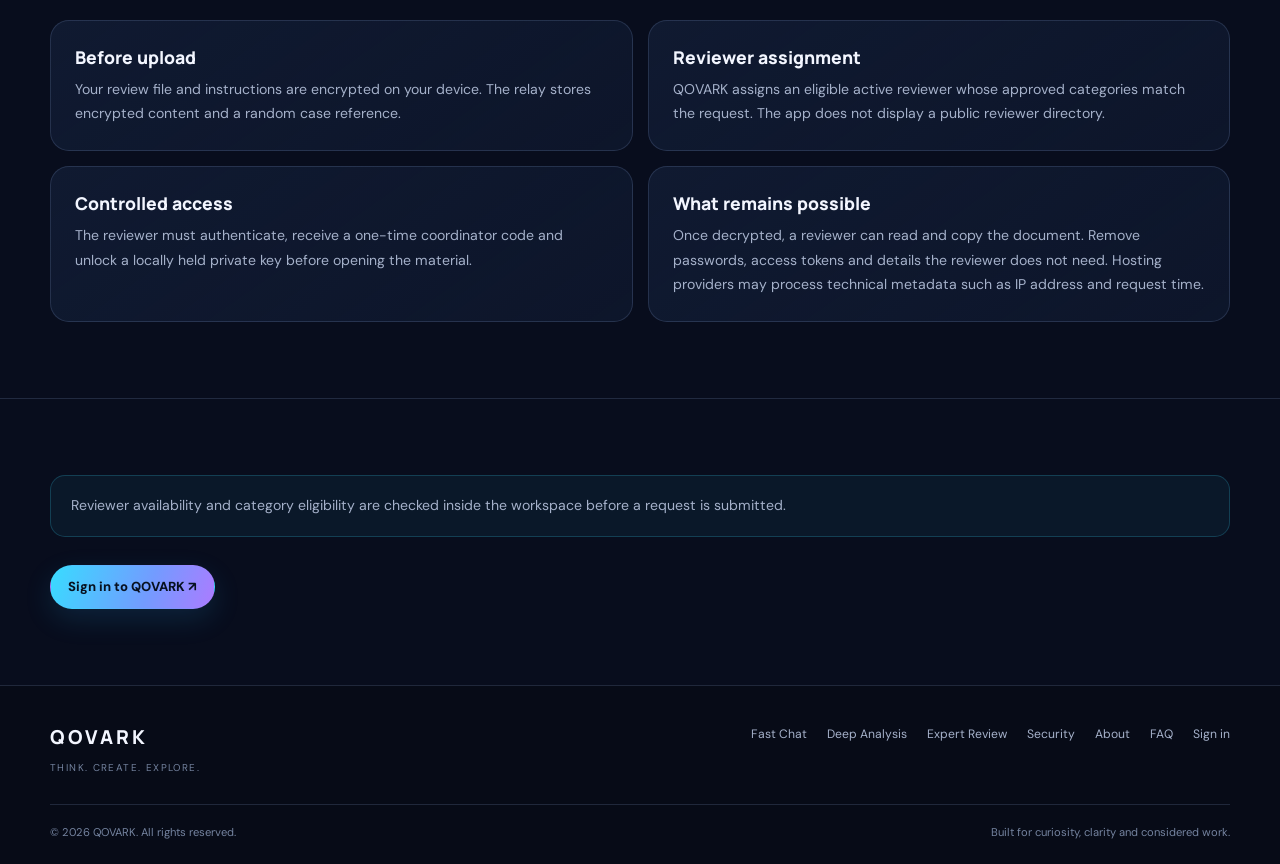
<file: expert-review.html>
<!doctype html><html lang="en"><head>
<meta charset="utf-8"><meta name="viewport" content="width=device-width, initial-scale=1">
<title>Expert Review | QOVARK</title><meta name="description" content="Explore QOVARK Expert Review: eligible human review categories, encrypted submission workflow and important privacy limits."><link rel="canonical" href="https://qovark.com/expert-review.html">
<meta name="theme-color" content="#050817"><meta property="og:type" content="website"><meta property="og:site_name" content="QOVARK"><meta property="og:title" content="Expert Review | QOVARK"><meta property="og:description" content="Explore QOVARK Expert Review: eligible human review categories, encrypted submission workflow and important privacy limits."><meta property="og:url" content="https://qovark.com/expert-review.html"><meta property="og:image" content="https://qovark.com/qovark-social-preview.png">
<meta name="twitter:card" content="summary_large_image"><meta name="twitter:title" content="Expert Review | QOVARK"><meta name="twitter:description" content="Explore QOVARK Expert Review: eligible human review categories, encrypted submission workflow and important privacy limits."><meta name="twitter:image" content="https://qovark.com/qovark-social-preview.png">
<link rel="icon" href="/favicon.ico"><link rel="icon" type="image/png" sizes="48x48" href="/qovark-favicon-48.png"><link rel="apple-touch-icon" href="/apple-touch-icon.png"><link rel="manifest" href="/site.webmanifest"><link rel="stylesheet" href="/site.css">
</head><body><header class="site-header"><div class="wrap nav">
      <a class="brand" href="/" aria-label="QOVARK home"><img src="/qovark-logo.png" width="512" height="512" decoding="async" alt="QOVARK orbital Q logo"><span><b>QOVARK</b><small>AI WORKSPACE</small></span></a>
      <nav class="nav-links" id="siteNavigation" data-site-nav aria-label="Main navigation"><a href="/#platform">Platform</a><a href="/fast-chat.html">Fast Chat</a><a href="/deep-analysis.html">Deep Analysis</a><a href="/expert-review.html" aria-current="page">Expert Review</a><a href="/security.html">Security</a><a href="/about.html">About</a><a href="/faq.html">FAQ</a></nav>
      <div class="nav-actions"><a class="btn btn-secondary" href="/qovark-workspace.html?auth=signup">Create account</a><a class="btn btn-primary" href="/qovark-workspace.html?auth=signin">Sign in</a></div>
      <button class="menu-toggle" type="button" data-menu-toggle aria-label="Open navigation menu" aria-expanded="false" aria-controls="siteNavigation">☰</button>
    </div></header><main><section class="page-hero"><div class="wrap page-hero-grid"><div><span class="eyebrow">EXPERT REVIEW</span><h1>When a task needs<br><span class="gradient">a human perspective.</span></h1><p class="lead">QOVARK Expert Review is a separate workflow for eligible work that would benefit from specialist feedback. Choose a category, provide the material required for review and follow the submission controls in the workspace.</p><div class="hero-actions"><a class="btn btn-primary" href="/qovark-workspace.html?auth=signin">Sign in to view services ↗</a><a class="btn btn-secondary" href="/security.html">Understand the safeguards</a></div></div><aside class="page-visual"><div class="visual-art"><img src="/visuals/expert-review.svg" width="720" height="420" alt="QOVARK secure specialist review workflow"></div><h2 class="visual-title">Confidential review workflow</h2><p class="visual-desc">The app encrypts review material on your device before the relay receives it. Reviewers are assigned according to active status and approved categories.</p></aside></div></section>
<section class="section"><div class="wrap"><div class="section-head"><span class="kicker">Available categories in the app</span><h2 class="section-title">Choose the area closest to your work.</h2><p class="section-intro">The current app presents five review categories. Availability depends on eligible, active reviewer capacity and the live service.</p></div><div class="category-grid"><div class="category"><b>Engineering &amp; Technology</b><span>Technical systems, product design and engineering documents.</span></div><div class="category"><b>Research &amp; Academia</b><span>Research methods, academic material and evidence checks.</span></div><div class="category"><b>Data &amp; Analytics</b><span>Datasets, statistics and analytical reports.</span></div><div class="category"><b>Business &amp; Strategy</b><span>Business planning, workflows and operational reviews.</span></div><div class="category"><b>Other</b><span>Writing, editing and requests outside the four core categories.</span></div></div></div></section>
<section class="section"><div class="wrap"><div class="section-head"><span class="kicker">Important privacy information</span><h2 class="section-title">Understand what encryption does—and does not do.</h2></div><div class="detail-grid"><article class="detail"><h3>Before upload</h3><p>Your review file and instructions are encrypted on your device. The relay stores encrypted content and a random case reference.</p></article><article class="detail"><h3>Reviewer assignment</h3><p>QOVARK assigns an eligible active reviewer whose approved categories match the request. The app does not display a public reviewer directory.</p></article><article class="detail"><h3>Controlled access</h3><p>The reviewer must authenticate, receive a one-time coordinator code and unlock a locally held private key before opening the material.</p></article><article class="detail"><h3>What remains possible</h3><p>Once decrypted, a reviewer can read and copy the document. Remove passwords, access tokens and details the reviewer does not need. Hosting providers may process technical metadata such as IP address and request time.</p></article></div></div></section>
<section class="section"><div class="wrap"><div class="notice">Reviewer availability and category eligibility are checked inside the workspace before a request is submitted.</div><div class="hero-actions"><a class="btn btn-primary" href="/qovark-workspace.html?auth=signin">Sign in to QOVARK ↗</a></div></div></section></main><footer class="site-footer"><div class="wrap footer-inner">
      <div><span class="footer-brand">QOVARK</span><br><span>THINK. CREATE. EXPLORE.</span></div>
      <nav class="footer-links" aria-label="Footer navigation"><a href="/fast-chat.html">Fast Chat</a><a href="/deep-analysis.html">Deep Analysis</a><a href="/expert-review.html">Expert Review</a><a href="/security.html">Security</a><a href="/about.html">About</a><a href="/faq.html">FAQ</a><a href="/qovark-workspace.html?auth=signin">Sign in</a></nav>
      <div class="footer-bottom"><span>© <span data-current-year>2026</span> QOVARK. All rights reserved.</span><span>Built for curiosity, clarity and considered work.</span></div>
    </div></footer><script src="/site.js" defer></script></body></html>
</file>
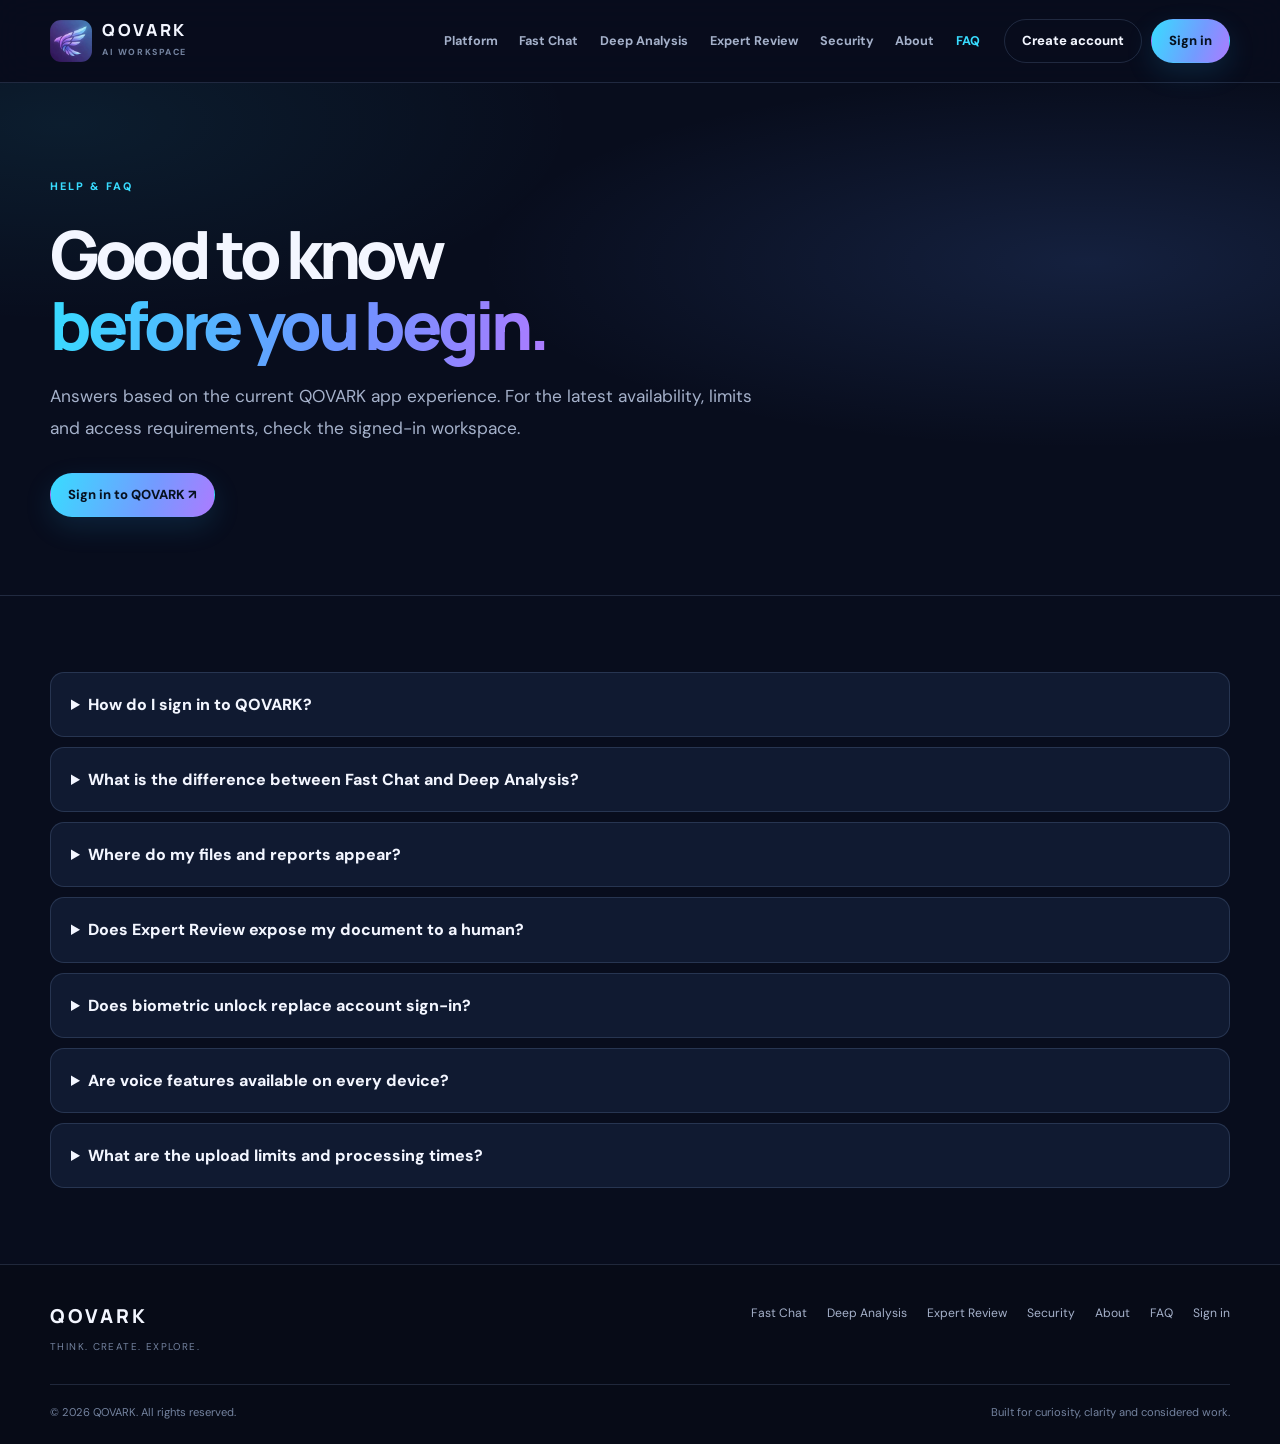
<file: faq.html>
<!doctype html><html lang="en"><head>
<meta charset="utf-8"><meta name="viewport" content="width=device-width, initial-scale=1">
<title>QOVARK FAQ | Accounts, Workspaces & Security</title><meta name="description" content="Answers to common questions about QOVARK accounts, Google sign-in, Fast Chat, Deep Analysis, Expert Review and workspace privacy."><link rel="canonical" href="https://qovark.com/faq.html">
<meta name="theme-color" content="#050817"><meta property="og:type" content="website"><meta property="og:site_name" content="QOVARK"><meta property="og:title" content="QOVARK FAQ | Accounts, Workspaces & Security"><meta property="og:description" content="Answers to common questions about QOVARK accounts, Google sign-in, Fast Chat, Deep Analysis, Expert Review and workspace privacy."><meta property="og:url" content="https://qovark.com/faq.html"><meta property="og:image" content="https://qovark.com/qovark-social-preview.png">
<meta name="twitter:card" content="summary_large_image"><meta name="twitter:title" content="QOVARK FAQ | Accounts, Workspaces & Security"><meta name="twitter:description" content="Answers to common questions about QOVARK accounts, Google sign-in, Fast Chat, Deep Analysis, Expert Review and workspace privacy."><meta name="twitter:image" content="https://qovark.com/qovark-social-preview.png">
<link rel="icon" href="/favicon.ico"><link rel="icon" type="image/png" sizes="48x48" href="/qovark-favicon-48.png"><link rel="apple-touch-icon" href="/apple-touch-icon.png"><link rel="manifest" href="/site.webmanifest"><link rel="stylesheet" href="/site.css">
</head><body><header class="site-header"><div class="wrap nav">
      <a class="brand" href="/" aria-label="QOVARK home"><img src="/qovark-logo.png" width="512" height="512" decoding="async" alt="QOVARK orbital Q logo"><span><b>QOVARK</b><small>AI WORKSPACE</small></span></a>
      <nav class="nav-links" id="siteNavigation" data-site-nav aria-label="Main navigation"><a href="/#platform">Platform</a><a href="/fast-chat.html">Fast Chat</a><a href="/deep-analysis.html">Deep Analysis</a><a href="/expert-review.html">Expert Review</a><a href="/security.html">Security</a><a href="/about.html">About</a><a href="/faq.html" aria-current="page">FAQ</a></nav>
      <div class="nav-actions"><a class="btn btn-secondary" href="/qovark-workspace.html?auth=signup">Create account</a><a class="btn btn-primary" href="/qovark-workspace.html?auth=signin">Sign in</a></div>
      <button class="menu-toggle" type="button" data-menu-toggle aria-label="Open navigation menu" aria-expanded="false" aria-controls="siteNavigation">☰</button>
    </div></header><main><section class="page-hero"><div class="wrap"><span class="eyebrow">HELP &amp; FAQ</span><h1>Good to know<br><span class="gradient">before you begin.</span></h1><p class="lead">Answers based on the current QOVARK app experience. For the latest availability, limits and access requirements, check the signed-in workspace.</p><div class="hero-actions"><a class="btn btn-primary" href="/qovark-workspace.html?auth=signin">Sign in to QOVARK ↗</a></div></div></section>
<section class="section"><div class="wrap"><div class="faq-list">
<details><summary>How do I sign in to QOVARK?</summary><p>Open the workspace and choose email-and-password sign-in or Continue with Google. QOVARK also has a separate one-time email-code verification step for the account.</p></details>
<details><summary>What is the difference between Fast Chat and Deep Analysis?</summary><p>Fast Chat is for everyday questions, drafting and conversation. Deep Analysis is a dedicated workspace for supported files, task categories, detailed instructions and structured reports.</p></details>
<details><summary>Where do my files and reports appear?</summary><p>Files organizes uploaded resources and folders. Pages collects generated Deep Analysis reports and completed service work. Alerts shows completion updates and processing information.</p></details>
<details><summary>Does Expert Review expose my document to a human?</summary><p>Yes. The workflow encrypts material on your device before it is relayed, but an assigned reviewer can read and copy the document after decrypting it. Share only the material the reviewer needs.</p></details>
<details><summary>Does biometric unlock replace account sign-in?</summary><p>No. Fingerprint or face authentication is an optional Android app-reopening control when supported. It does not replace Firebase account authentication, QOVARK email verification or server-side access checks.</p></details>
<details><summary>Are voice features available on every device?</summary><p>Voice input depends on microphone permission and a supported speech-recognition service. Read-aloud depends on an installed text-to-speech voice. Availability varies by device and browser.</p></details>
<details><summary>What are the upload limits and processing times?</summary><p>Limits, accepted formats, usage eligibility and processing estimates can vary. The live workspace displays the requirements and information applicable to your account and task.</p></details>
</div></div></section></main><footer class="site-footer"><div class="wrap footer-inner">
      <div><span class="footer-brand">QOVARK</span><br><span>THINK. CREATE. EXPLORE.</span></div>
      <nav class="footer-links" aria-label="Footer navigation"><a href="/fast-chat.html">Fast Chat</a><a href="/deep-analysis.html">Deep Analysis</a><a href="/expert-review.html">Expert Review</a><a href="/security.html">Security</a><a href="/about.html">About</a><a href="/faq.html">FAQ</a><a href="/qovark-workspace.html?auth=signin">Sign in</a></nav>
      <div class="footer-bottom"><span>© <span data-current-year>2026</span> QOVARK. All rights reserved.</span><span>Built for curiosity, clarity and considered work.</span></div>
    </div></footer><script src="/site.js" defer></script></body></html>
</file>
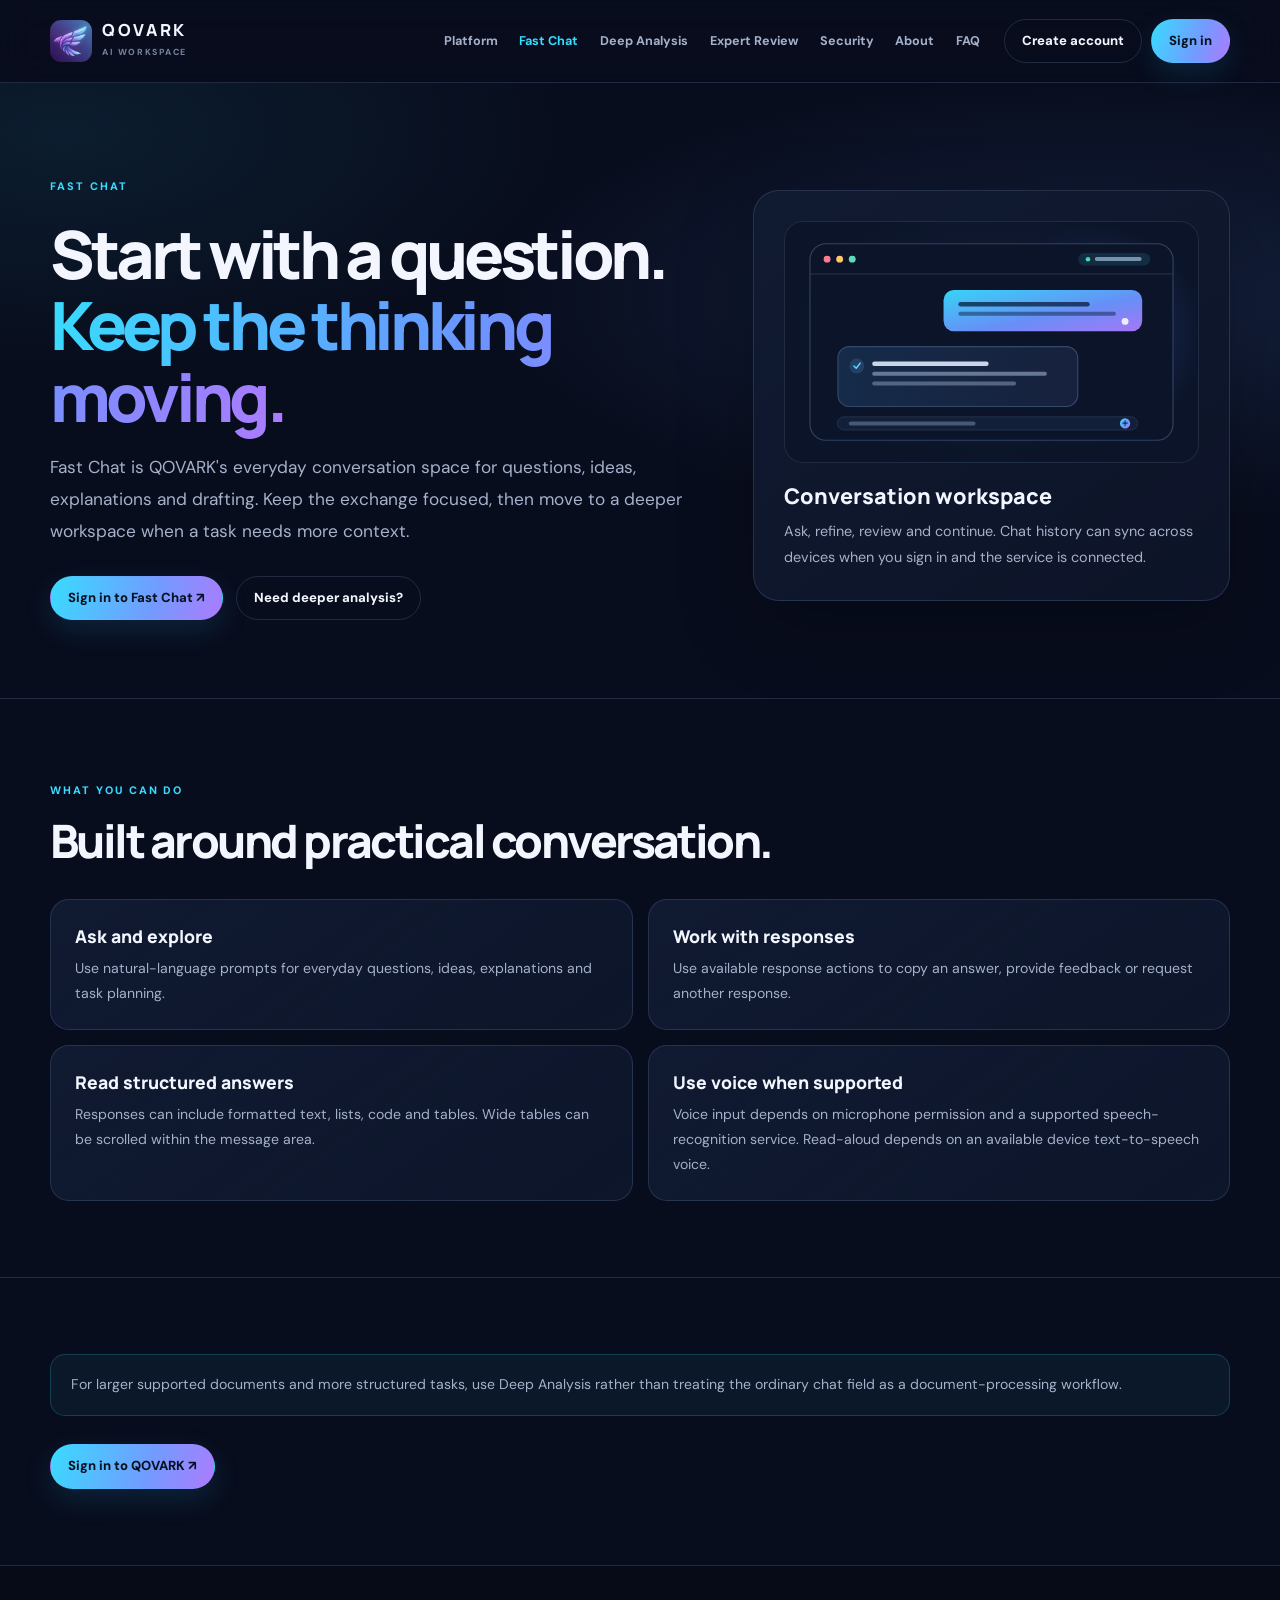
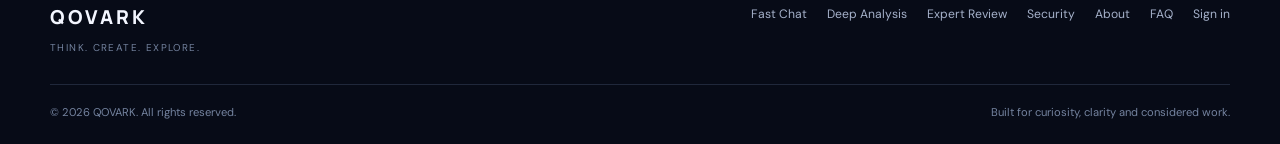
<file: fast-chat.html>
<!doctype html><html lang="en"><head>
<meta charset="utf-8"><meta name="viewport" content="width=device-width, initial-scale=1">
<title>Fast Chat | QOVARK</title><meta name="description" content="Explore QOVARK Fast Chat for everyday AI questions, drafting, explanations and supported voice interaction."><link rel="canonical" href="https://qovark.com/fast-chat.html">
<meta name="theme-color" content="#050817"><meta property="og:type" content="website"><meta property="og:site_name" content="QOVARK"><meta property="og:title" content="Fast Chat | QOVARK"><meta property="og:description" content="Explore QOVARK Fast Chat for everyday AI questions, drafting, explanations and supported voice interaction."><meta property="og:url" content="https://qovark.com/fast-chat.html"><meta property="og:image" content="https://qovark.com/qovark-social-preview.png">
<meta name="twitter:card" content="summary_large_image"><meta name="twitter:title" content="Fast Chat | QOVARK"><meta name="twitter:description" content="Explore QOVARK Fast Chat for everyday AI questions, drafting, explanations and supported voice interaction."><meta name="twitter:image" content="https://qovark.com/qovark-social-preview.png">
<link rel="icon" href="/favicon.ico"><link rel="icon" type="image/png" sizes="48x48" href="/qovark-favicon-48.png"><link rel="apple-touch-icon" href="/apple-touch-icon.png"><link rel="manifest" href="/site.webmanifest"><link rel="stylesheet" href="/site.css">
</head><body><header class="site-header"><div class="wrap nav">
      <a class="brand" href="/" aria-label="QOVARK home"><img src="/qovark-logo.png" width="512" height="512" decoding="async" alt="QOVARK orbital Q logo"><span><b>QOVARK</b><small>AI WORKSPACE</small></span></a>
      <nav class="nav-links" id="siteNavigation" data-site-nav aria-label="Main navigation"><a href="/#platform">Platform</a><a href="/fast-chat.html" aria-current="page">Fast Chat</a><a href="/deep-analysis.html">Deep Analysis</a><a href="/expert-review.html">Expert Review</a><a href="/security.html">Security</a><a href="/about.html">About</a><a href="/faq.html">FAQ</a></nav>
      <div class="nav-actions"><a class="btn btn-secondary" href="/qovark-workspace.html?auth=signup">Create account</a><a class="btn btn-primary" href="/qovark-workspace.html?auth=signin">Sign in</a></div>
      <button class="menu-toggle" type="button" data-menu-toggle aria-label="Open navigation menu" aria-expanded="false" aria-controls="siteNavigation">☰</button>
    </div></header><main><section class="page-hero"><div class="wrap page-hero-grid"><div><span class="eyebrow">FAST CHAT</span><h1>Start with a question.<br><span class="gradient">Keep the thinking moving.</span></h1><p class="lead">Fast Chat is QOVARK's everyday conversation space for questions, ideas, explanations and drafting. Keep the exchange focused, then move to a deeper workspace when a task needs more context.</p><div class="hero-actions"><a class="btn btn-primary" href="/qovark-workspace.html?auth=signin">Sign in to Fast Chat ↗</a><a class="btn btn-secondary" href="/deep-analysis.html">Need deeper analysis?</a></div></div><aside class="page-visual"><div class="visual-art"><img src="/visuals/fast-chat.svg" width="720" height="420" alt="QOVARK Fast Chat conversation interface"></div><h2 class="visual-title">Conversation workspace</h2><p class="visual-desc">Ask, refine, review and continue. Chat history can sync across devices when you sign in and the service is connected.</p></aside></div></section>
<section class="section"><div class="wrap"><div class="section-head"><span class="kicker">What you can do</span><h2 class="section-title">Built around practical conversation.</h2></div><div class="detail-grid"><article class="detail"><h3>Ask and explore</h3><p>Use natural-language prompts for everyday questions, ideas, explanations and task planning.</p></article><article class="detail"><h3>Work with responses</h3><p>Use available response actions to copy an answer, provide feedback or request another response.</p></article><article class="detail"><h3>Read structured answers</h3><p>Responses can include formatted text, lists, code and tables. Wide tables can be scrolled within the message area.</p></article><article class="detail"><h3>Use voice when supported</h3><p>Voice input depends on microphone permission and a supported speech-recognition service. Read-aloud depends on an available device text-to-speech voice.</p></article></div></div></section>
<section class="section"><div class="wrap"><div class="notice">For larger supported documents and more structured tasks, use Deep Analysis rather than treating the ordinary chat field as a document-processing workflow.</div><div class="hero-actions"><a class="btn btn-primary" href="/qovark-workspace.html?auth=signin">Sign in to QOVARK ↗</a></div></div></section></main><footer class="site-footer"><div class="wrap footer-inner">
      <div><span class="footer-brand">QOVARK</span><br><span>THINK. CREATE. EXPLORE.</span></div>
      <nav class="footer-links" aria-label="Footer navigation"><a href="/fast-chat.html">Fast Chat</a><a href="/deep-analysis.html">Deep Analysis</a><a href="/expert-review.html">Expert Review</a><a href="/security.html">Security</a><a href="/about.html">About</a><a href="/faq.html">FAQ</a><a href="/qovark-workspace.html?auth=signin">Sign in</a></nav>
      <div class="footer-bottom"><span>© <span data-current-year>2026</span> QOVARK. All rights reserved.</span><span>Built for curiosity, clarity and considered work.</span></div>
    </div></footer><script src="/site.js" defer></script></body></html>
</file>
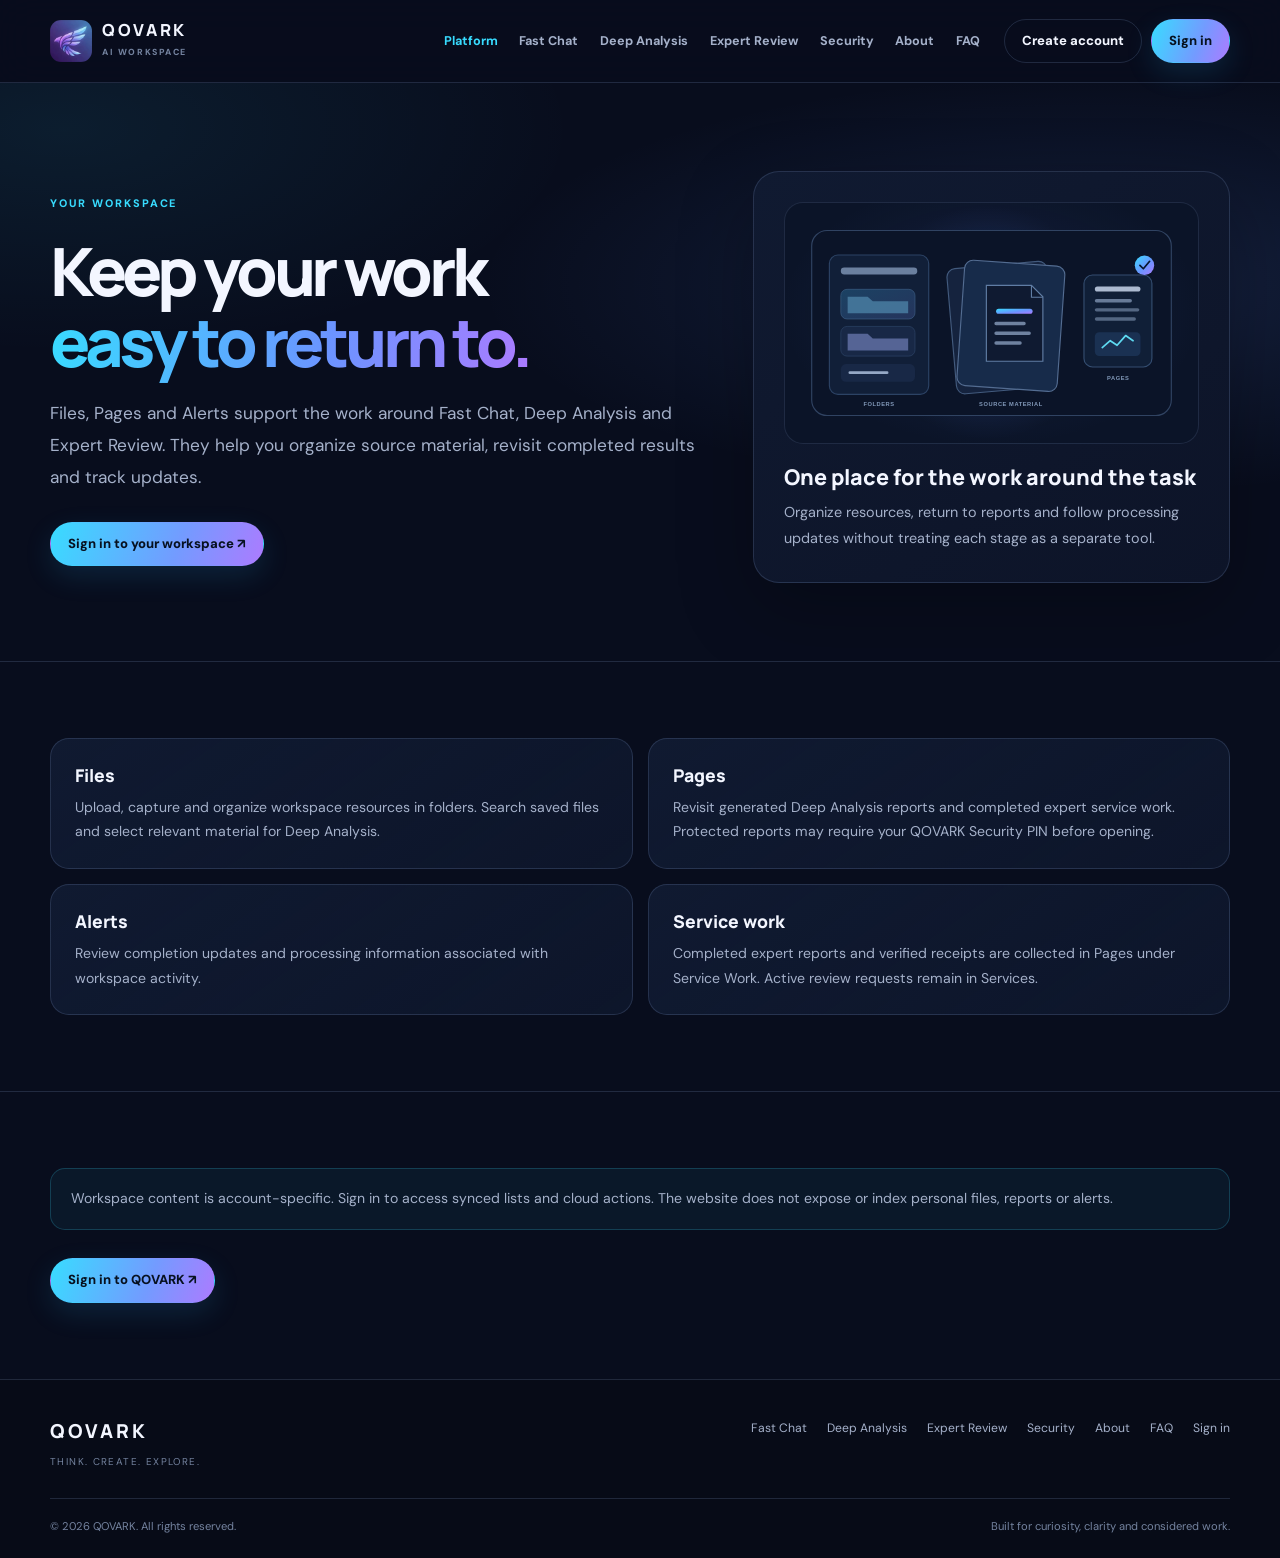
<file: files-and-pages.html>
<!doctype html><html lang="en"><head>
<meta charset="utf-8"><meta name="viewport" content="width=device-width, initial-scale=1">
<title>Files, Pages & Alerts | QOVARK</title><meta name="description" content="See how QOVARK organizes workspace files, generated analysis reports, completed review work and processing alerts."><link rel="canonical" href="https://qovark.com/files-and-pages.html">
<meta name="theme-color" content="#050817"><meta property="og:type" content="website"><meta property="og:site_name" content="QOVARK"><meta property="og:title" content="Files, Pages & Alerts | QOVARK"><meta property="og:description" content="See how QOVARK organizes workspace files, generated analysis reports, completed review work and processing alerts."><meta property="og:url" content="https://qovark.com/files-and-pages.html"><meta property="og:image" content="https://qovark.com/qovark-social-preview.png">
<meta name="twitter:card" content="summary_large_image"><meta name="twitter:title" content="Files, Pages & Alerts | QOVARK"><meta name="twitter:description" content="See how QOVARK organizes workspace files, generated analysis reports, completed review work and processing alerts."><meta name="twitter:image" content="https://qovark.com/qovark-social-preview.png">
<link rel="icon" href="/favicon.ico"><link rel="icon" type="image/png" sizes="48x48" href="/qovark-favicon-48.png"><link rel="apple-touch-icon" href="/apple-touch-icon.png"><link rel="manifest" href="/site.webmanifest"><link rel="stylesheet" href="/site.css">
</head><body><header class="site-header"><div class="wrap nav">
      <a class="brand" href="/" aria-label="QOVARK home"><img src="/qovark-logo.png" width="512" height="512" decoding="async" alt="QOVARK orbital Q logo"><span><b>QOVARK</b><small>AI WORKSPACE</small></span></a>
      <nav class="nav-links" id="siteNavigation" data-site-nav aria-label="Main navigation"><a href="/#platform" aria-current="page">Platform</a><a href="/fast-chat.html">Fast Chat</a><a href="/deep-analysis.html">Deep Analysis</a><a href="/expert-review.html">Expert Review</a><a href="/security.html">Security</a><a href="/about.html">About</a><a href="/faq.html">FAQ</a></nav>
      <div class="nav-actions"><a class="btn btn-secondary" href="/qovark-workspace.html?auth=signup">Create account</a><a class="btn btn-primary" href="/qovark-workspace.html?auth=signin">Sign in</a></div>
      <button class="menu-toggle" type="button" data-menu-toggle aria-label="Open navigation menu" aria-expanded="false" aria-controls="siteNavigation">☰</button>
    </div></header><main><section class="page-hero"><div class="wrap page-hero-grid"><div><span class="eyebrow">YOUR WORKSPACE</span><h1>Keep your work<br><span class="gradient">easy to return to.</span></h1><p class="lead">Files, Pages and Alerts support the work around Fast Chat, Deep Analysis and Expert Review. They help you organize source material, revisit completed results and track updates.</p><div class="hero-actions"><a class="btn btn-primary" href="/qovark-workspace.html?auth=signin">Sign in to your workspace ↗</a></div></div><aside class="page-visual"><div class="visual-art"><img src="/visuals/files-pages.svg" width="720" height="420" alt="QOVARK folders, source files and generated Pages"></div><h2 class="visual-title">One place for the work around the task</h2><p class="visual-desc">Organize resources, return to reports and follow processing updates without treating each stage as a separate tool.</p></aside></div></section>
<section class="section"><div class="wrap"><div class="detail-grid"><article class="detail"><h3>Files</h3><p>Upload, capture and organize workspace resources in folders. Search saved files and select relevant material for Deep Analysis.</p></article><article class="detail"><h3>Pages</h3><p>Revisit generated Deep Analysis reports and completed expert service work. Protected reports may require your QOVARK Security PIN before opening.</p></article><article class="detail" id="alerts"><h3>Alerts</h3><p>Review completion updates and processing information associated with workspace activity.</p></article><article class="detail"><h3>Service work</h3><p>Completed expert reports and verified receipts are collected in Pages under Service Work. Active review requests remain in Services.</p></article></div></div></section>
<section class="section"><div class="wrap"><div class="notice">Workspace content is account-specific. Sign in to access synced lists and cloud actions. The website does not expose or index personal files, reports or alerts.</div><div class="hero-actions"><a class="btn btn-primary" href="/qovark-workspace.html?auth=signin">Sign in to QOVARK ↗</a></div></div></section></main><footer class="site-footer"><div class="wrap footer-inner">
      <div><span class="footer-brand">QOVARK</span><br><span>THINK. CREATE. EXPLORE.</span></div>
      <nav class="footer-links" aria-label="Footer navigation"><a href="/fast-chat.html">Fast Chat</a><a href="/deep-analysis.html">Deep Analysis</a><a href="/expert-review.html">Expert Review</a><a href="/security.html">Security</a><a href="/about.html">About</a><a href="/faq.html">FAQ</a><a href="/qovark-workspace.html?auth=signin">Sign in</a></nav>
      <div class="footer-bottom"><span>© <span data-current-year>2026</span> QOVARK. All rights reserved.</span><span>Built for curiosity, clarity and considered work.</span></div>
    </div></footer><script src="/site.js" defer></script></body></html>
</file>
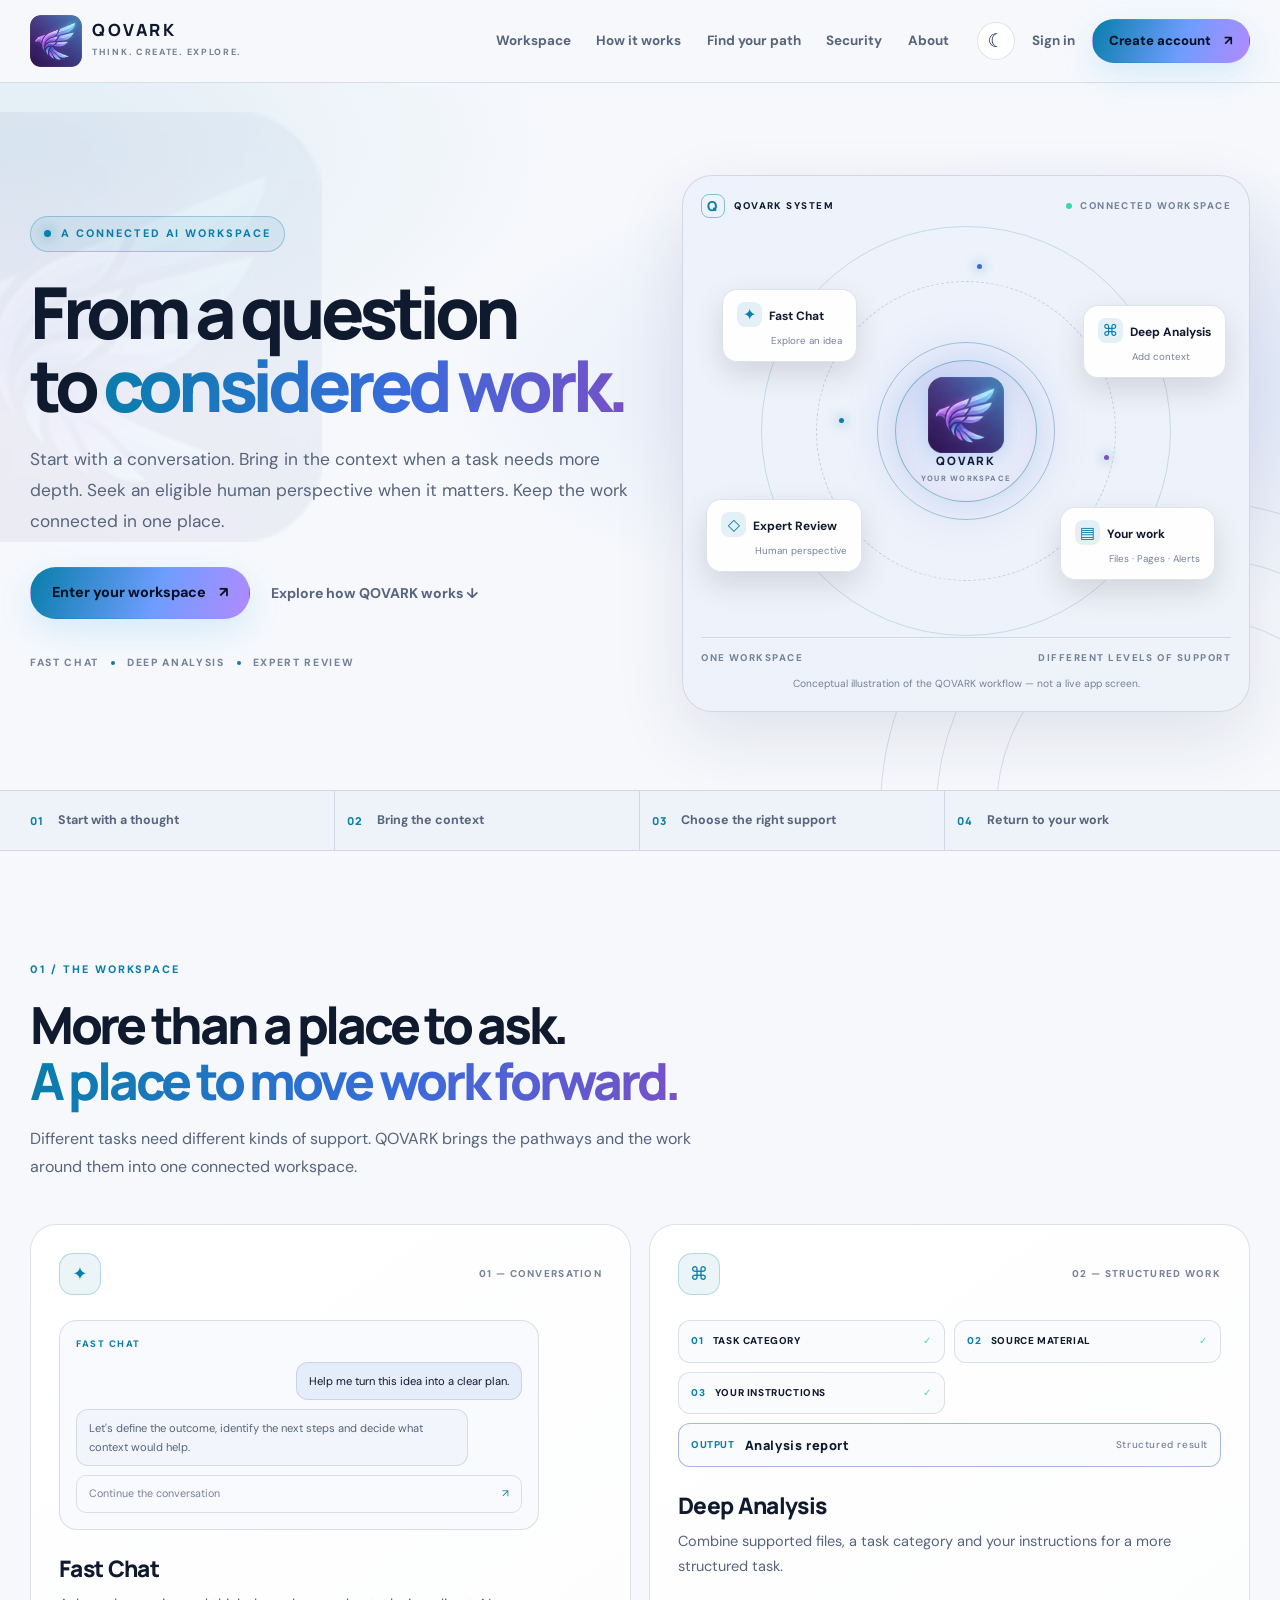
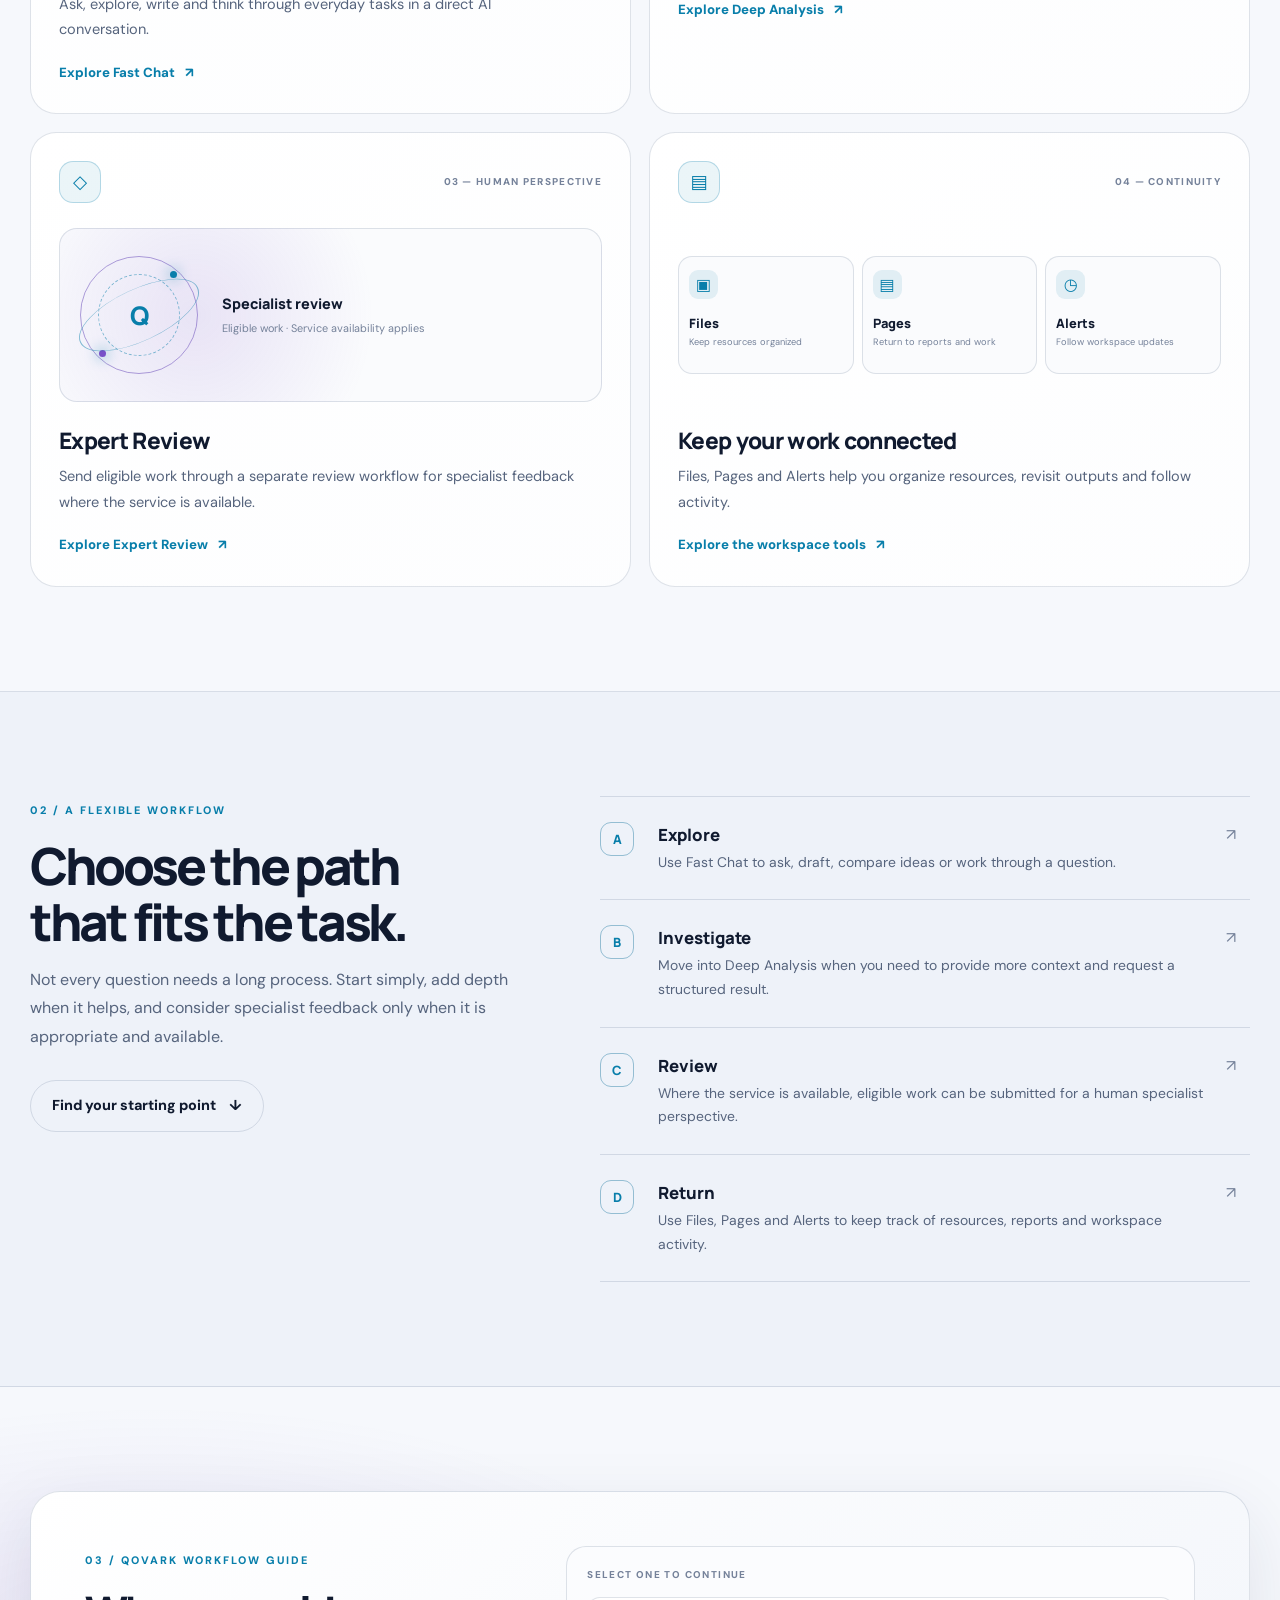
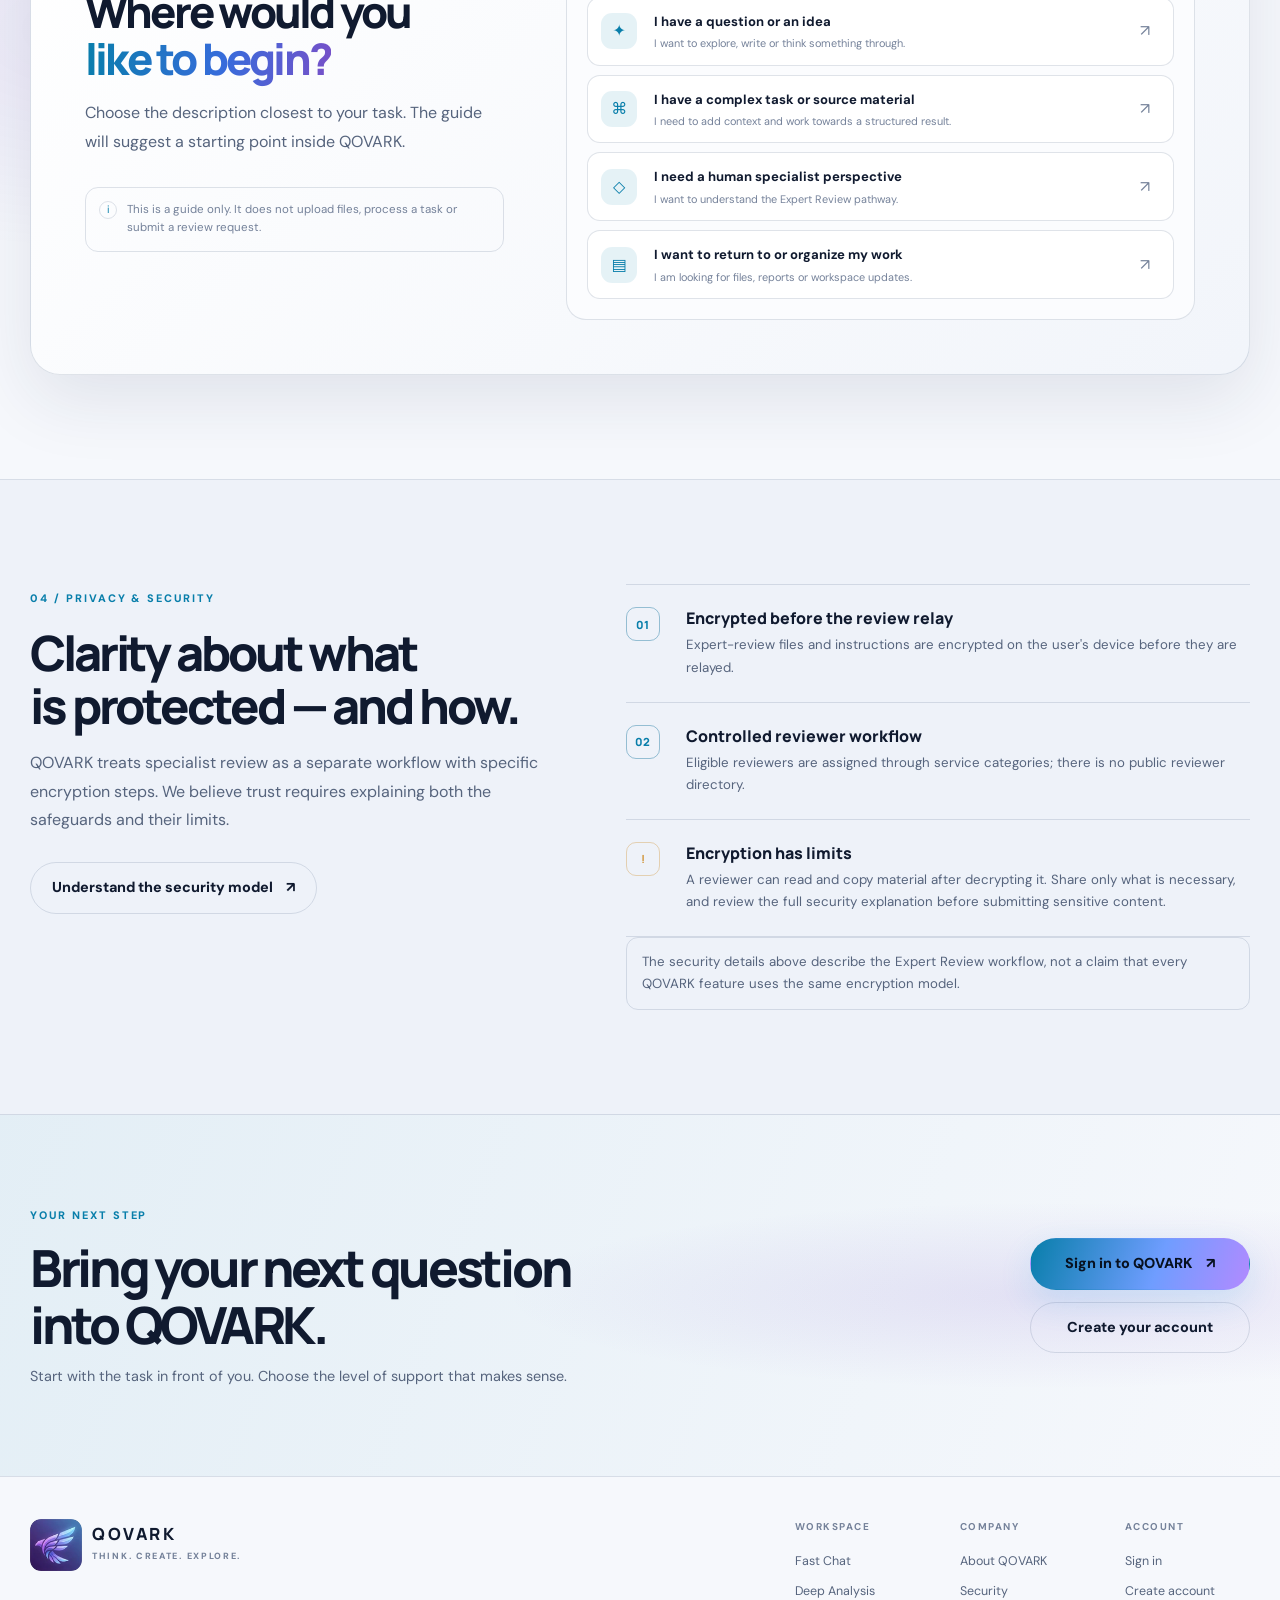
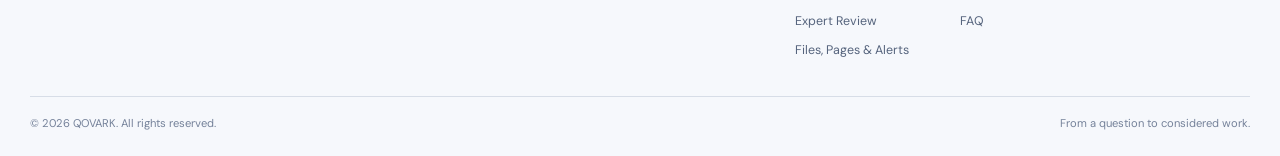
<file: index[1].html>
<!doctype html>
<html lang="en">
<head>
  <meta charset="utf-8">
  <meta name="viewport" content="width=device-width, initial-scale=1">
  <meta name="color-scheme" content="light dark">
  <meta name="theme-color" content="#080d1d">
  <title>QOVARK — From a question to considered work</title>
  <meta name="description" content="QOVARK connects everyday AI conversation, structured deep analysis and eligible specialist review in one workspace." />
  <link rel="canonical" href="https://qovark.com/">
  <meta property="og:type" content="website">
  <meta property="og:site_name" content="QOVARK">
  <meta property="og:title" content="QOVARK — From a question to considered work">
  <meta property="og:description" content="One connected workspace for conversation, deeper analysis, organized work and eligible specialist review.">
  <meta property="og:url" content="https://qovark.com/">
  <meta property="og:image" content="https://qovark.com/qovark-social-preview.png">
  <meta property="og:image:width" content="1200">
  <meta property="og:image:height" content="630">
  <meta property="og:image:type" content="image/png">
  <meta property="og:image:alt" content="QOVARK — From a question to considered work">
  <meta name="twitter:image" content="https://qovark.com/qovark-social-preview.png">
  <meta name="twitter:image:alt" content="QOVARK — From a question to considered work">
  <meta name="twitter:card" content="summary_large_image">
  <link rel="icon" href="/favicon.ico">
  <link rel="icon" type="image/png" sizes="48x48" href="/qovark-favicon-48.png">
  <link rel="apple-touch-icon" href="/apple-touch-icon.png">
  <link rel="manifest" href="/site.webmanifest">
  <link rel="preconnect" href="https://fonts.googleapis.com">
  <link rel="preconnect" href="https://fonts.gstatic.com" crossorigin>
  <link href="https://fonts.googleapis.com/css2?family=DM+Sans:wght@400;500;600;700;800&family=Manrope:wght@400;500;600;700;800&display=swap" rel="stylesheet">
  <link rel="stylesheet" href="/site-v3.css">
  <script type="application/ld+json">
  {"@context":"https://schema.org","@type":"Organization","name":"QOVARK","url":"https://qovark.com/","logo":"https://qovark.com/qovark-logo.png"}
  </script>
  <script type="application/ld+json">
  {"@context":"https://schema.org","@type":"SoftwareApplication","name":"QOVARK","applicationCategory":"ProductivityApplication","operatingSystem":"Web, Android","url":"https://qovark.com/","description":"An AI workspace connecting everyday conversation, deeper analysis, organized work and eligible specialist review."}
  </script>
</head>
<body>
  <a class="q3-skip" href="#main">Skip to content</a>
  <header class="q3-header">
    <div class="q3-wrap q3-nav">
      <a class="q3-brand" href="/" aria-label="QOVARK home">
        <img src="/qovark-favicon-96.png" width="96" height="65" alt="">
        <span><strong>QOVARK</strong><small>THINK. CREATE. EXPLORE.</small></span>
      </a>
      <nav class="q3-links" id="q3-navigation" aria-label="Main navigation">
        <a href="#workspace">Workspace</a>
        <a href="#pathways">How it works</a>
        <a href="#guide">Find your path</a>
        <a href="/security.html">Security</a>
        <a href="/about.html">About</a>
      </nav>
      <div class="q3-nav-actions">
        <button class="q3-theme" type="button" data-theme-toggle aria-label="Switch colour theme" title="Switch colour theme"><span aria-hidden="true">◐</span></button>
        <a class="q3-signin" href="/qovark-workspace.html?auth=signin">Sign in</a>
        <a class="q3-button q3-button-small" href="/qovark-workspace.html?auth=signup">Create account <span aria-hidden="true">↗</span></a>
      </div>
      <button class="q3-menu" type="button" data-menu-toggle aria-expanded="false" aria-controls="q3-navigation" aria-label="Open navigation">☰</button>
    </div>
  </header>

  <main id="main">
    <section class="q3-hero">
      <div class="q3-wrap q3-hero-grid">
        <div class="q3-hero-copy">
          <div class="q3-eyebrow"><span class="q3-live-dot"></span> A connected AI workspace</div>
          <h1>From a question<br>to <span class="q3-gradient">considered work.</span></h1>
          <p class="q3-lead">Start with a conversation. Bring in the context when a task needs more depth. Seek an eligible human perspective when it matters. Keep the work connected in one place.</p>
          <div class="q3-hero-actions">
            <a class="q3-button" href="/qovark-workspace.html?auth=signin">Enter your workspace <span aria-hidden="true">↗</span></a>
            <a class="q3-text-link" href="#workspace">Explore how QOVARK works <span aria-hidden="true">↓</span></a>
          </div>
          <div class="q3-proofline"><span>FAST CHAT</span><i></i><span>DEEP ANALYSIS</span><i></i><span>EXPERT REVIEW</span></div>
        </div>

        <div class="q3-orbit-card" aria-label="Illustration of the QOVARK connected workspace">
          <div class="q3-orbit-top"><span><b class="q3-orbit-mark">Q</b> QOVARK SYSTEM</span><span class="q3-orbit-status"><i></i> CONNECTED WORKSPACE</span></div>
          <div class="q3-orbit-stage">
            <div class="q3-orbit-ring q3-ring-one"></div>
            <div class="q3-orbit-ring q3-ring-two"></div>
            <div class="q3-orbit-ring q3-ring-three"></div>
            <div class="q3-orbit-core"><img src="/qovark-favicon-96.png" alt="" width="96" height="65"><b>QOVARK</b><small>YOUR WORKSPACE</small></div>
            <div class="q3-node q3-node-chat"><span>✦</span><b>Fast Chat</b><small>Explore an idea</small></div>
            <div class="q3-node q3-node-analysis"><span>⌘</span><b>Deep Analysis</b><small>Add context</small></div>
            <div class="q3-node q3-node-review"><span>◇</span><b>Expert Review</b><small>Human perspective</small></div>
            <div class="q3-node q3-node-library"><span>▤</span><b>Your work</b><small>Files · Pages · Alerts</small></div>
            <span class="q3-orbit-star q3-star-a"></span><span class="q3-orbit-star q3-star-b"></span><span class="q3-orbit-star q3-star-c"></span>
          </div>
          <div class="q3-orbit-bottom"><span>ONE WORKSPACE</span><span>DIFFERENT LEVELS OF SUPPORT</span></div>
          <p class="q3-visual-note">Conceptual illustration of the QOVARK workflow — not a live app screen.</p>
        </div>
      </div>
      <div class="q3-hero-underlay" aria-hidden="true"></div>
    </section>

    <section class="q3-intro-strip" aria-label="QOVARK at a glance">
      <div class="q3-wrap q3-strip-grid">
        <div><span class="q3-strip-num">01</span><span>Start with a thought</span></div>
        <div><span class="q3-strip-num">02</span><span>Bring the context</span></div>
        <div><span class="q3-strip-num">03</span><span>Choose the right support</span></div>
        <div><span class="q3-strip-num">04</span><span>Return to your work</span></div>
      </div>
    </section>

    <section class="q3-section" id="workspace">
      <div class="q3-wrap">
        <div class="q3-section-head">
          <span class="q3-kicker">01 / THE WORKSPACE</span>
          <h2>More than a place to ask.<br><span class="q3-gradient">A place to move work forward.</span></h2>
          <p>Different tasks need different kinds of support. QOVARK brings the pathways and the work around them into one connected workspace.</p>
        </div>
        <div class="q3-feature-grid">
          <article class="q3-feature q3-feature-large q3-feature-chat">
            <div class="q3-feature-top"><span class="q3-feature-icon">✦</span><span class="q3-feature-index">01 — CONVERSATION</span></div>
            <div class="q3-mini-chat" aria-hidden="true"><div class="q3-mini-label">FAST CHAT</div><div class="q3-mini-message">Help me turn this idea into a clear plan.</div><div class="q3-mini-reply">Let's define the outcome, identify the next steps and decide what context would help.</div><div class="q3-mini-input">Continue the conversation <span>↗</span></div></div>
            <h3>Fast Chat</h3><p>Ask, explore, write and think through everyday tasks in a direct AI conversation.</p>
            <a class="q3-arrow-link" href="/fast-chat.html">Explore Fast Chat <span>↗</span></a>
          </article>
          <article class="q3-feature q3-feature-analysis">
            <div class="q3-feature-top"><span class="q3-feature-icon">⌘</span><span class="q3-feature-index">02 — STRUCTURED WORK</span></div>
            <div class="q3-stack-visual" aria-hidden="true"><div class="q3-stack-line"><span>01</span> TASK CATEGORY <b>✓</b></div><div class="q3-stack-line"><span>02</span> SOURCE MATERIAL <b>✓</b></div><div class="q3-stack-line"><span>03</span> YOUR INSTRUCTIONS <b>✓</b></div><div class="q3-stack-result"><span>OUTPUT</span><strong>Analysis report</strong><i>Structured result</i></div></div>
            <h3>Deep Analysis</h3><p>Combine supported files, a task category and your instructions for a more structured task.</p>
            <a class="q3-arrow-link" href="/deep-analysis.html">Explore Deep Analysis <span>↗</span></a>
          </article>
          <article class="q3-feature q3-feature-review">
            <div class="q3-feature-top"><span class="q3-feature-icon">◇</span><span class="q3-feature-index">03 — HUMAN PERSPECTIVE</span></div>
            <div class="q3-review-visual" aria-hidden="true"><div class="q3-review-orbit"><span>Q</span><i></i><b></b></div><div class="q3-review-caption"><strong>Specialist review</strong><small>Eligible work · Service availability applies</small></div></div>
            <h3>Expert Review</h3><p>Send eligible work through a separate review workflow for specialist feedback where the service is available.</p>
            <a class="q3-arrow-link" href="/expert-review.html">Explore Expert Review <span>↗</span></a>
          </article>
          <article class="q3-feature q3-feature-library">
            <div class="q3-feature-top"><span class="q3-feature-icon">▤</span><span class="q3-feature-index">04 — CONTINUITY</span></div>
            <div class="q3-library-visual" aria-hidden="true"><div><span>▣</span><b>Files</b><small>Keep resources organized</small></div><div><span>▤</span><b>Pages</b><small>Return to reports and work</small></div><div><span>◷</span><b>Alerts</b><small>Follow workspace updates</small></div></div>
            <h3>Keep your work connected</h3><p>Files, Pages and Alerts help you organize resources, revisit outputs and follow activity.</p>
            <a class="q3-arrow-link" href="/files-and-pages.html">Explore the workspace tools <span>↗</span></a>
          </article>
        </div>
      </div>
    </section>

    <section class="q3-section q3-pathways" id="pathways">
      <div class="q3-wrap q3-path-grid">
        <div class="q3-path-copy">
          <span class="q3-kicker">02 / A FLEXIBLE WORKFLOW</span>
          <h2>Choose the path<br>that fits the task.</h2>
          <p>Not every question needs a long process. Start simply, add depth when it helps, and consider specialist feedback only when it is appropriate and available.</p>
          <a class="q3-button q3-button-outline" href="#guide">Find your starting point <span>↓</span></a>
        </div>
        <div class="q3-path-list">
          <article><span class="q3-path-number">A</span><div><h3>Explore</h3><p>Use Fast Chat to ask, draft, compare ideas or work through a question.</p></div><span class="q3-path-arrow">↗</span></article>
          <article><span class="q3-path-number">B</span><div><h3>Investigate</h3><p>Move into Deep Analysis when you need to provide more context and request a structured result.</p></div><span class="q3-path-arrow">↗</span></article>
          <article><span class="q3-path-number">C</span><div><h3>Review</h3><p>Where the service is available, eligible work can be submitted for a human specialist perspective.</p></div><span class="q3-path-arrow">↗</span></article>
          <article><span class="q3-path-number">D</span><div><h3>Return</h3><p>Use Files, Pages and Alerts to keep track of resources, reports and workspace activity.</p></div><span class="q3-path-arrow">↗</span></article>
        </div>
      </div>
    </section>

    <section class="q3-section q3-guide-section" id="guide">
      <div class="q3-wrap">
        <div class="q3-guide-shell">
          <div class="q3-guide-intro">
            <span class="q3-kicker">03 / QOVARK WORKFLOW GUIDE</span>
            <h2>Where would you<br><span class="q3-gradient">like to begin?</span></h2>
            <p>Choose the description closest to your task. The guide will suggest a starting point inside QOVARK.</p>
            <div class="q3-guide-disclaimer"><span>i</span> This is a guide only. It does not upload files, process a task or submit a review request.</div>
          </div>
          <div class="q3-guide-interactive">
            <div class="q3-guide-question" data-guide-question>
              <div class="q3-guide-step">SELECT ONE TO CONTINUE</div>
              <button class="q3-choice" type="button" data-choice="chat"><span class="q3-choice-symbol">✦</span><span><b>I have a question or an idea</b><small>I want to explore, write or think something through.</small></span><i>↗</i></button>
              <button class="q3-choice" type="button" data-choice="analysis"><span class="q3-choice-symbol">⌘</span><span><b>I have a complex task or source material</b><small>I need to add context and work towards a structured result.</small></span><i>↗</i></button>
              <button class="q3-choice" type="button" data-choice="review"><span class="q3-choice-symbol">◇</span><span><b>I need a human specialist perspective</b><small>I want to understand the Expert Review pathway.</small></span><i>↗</i></button>
              <button class="q3-choice" type="button" data-choice="organize"><span class="q3-choice-symbol">▤</span><span><b>I want to return to or organize my work</b><small>I am looking for files, reports or workspace updates.</small></span><i>↗</i></button>
            </div>
            <div class="q3-guide-result" data-guide-result hidden aria-live="polite">
              <div class="q3-result-tag"><span class="q3-live-dot"></span> YOUR SUGGESTED STARTING POINT</div>
              <div class="q3-result-icon" data-result-icon>✦</div>
              <h3 data-result-title>Fast Chat</h3>
              <p data-result-copy>Start with a conversation and shape the question as you go.</p>
              <div class="q3-result-actions"><a class="q3-button" data-result-link href="/fast-chat.html">Explore this path <span>↗</span></a><button type="button" class="q3-reset" data-guide-reset>Choose another</button></div>
              <div class="q3-result-note" data-result-note>Open the workspace when you're ready to begin.</div>
            </div>
          </div>
        </div>
      </div>
    </section>

    <section class="q3-section q3-trust" id="trust">
      <div class="q3-wrap q3-trust-grid">
        <div>
          <span class="q3-kicker">04 / PRIVACY & SECURITY</span>
          <h2>Clarity about what<br>is protected — and how.</h2>
          <p>QOVARK treats specialist review as a separate workflow with specific encryption steps. We believe trust requires explaining both the safeguards and their limits.</p>
          <a class="q3-button q3-button-outline" href="/security.html">Understand the security model <span>↗</span></a>
        </div>
        <div class="q3-trust-details">
          <article><span class="q3-trust-mark">01</span><div><h3>Encrypted before the review relay</h3><p>Expert-review files and instructions are encrypted on the user's device before they are relayed.</p></div></article>
          <article><span class="q3-trust-mark">02</span><div><h3>Controlled reviewer workflow</h3><p>Eligible reviewers are assigned through service categories; there is no public reviewer directory.</p></div></article>
          <article class="q3-trust-caution"><span class="q3-trust-mark">!</span><div><h3>Encryption has limits</h3><p>A reviewer can read and copy material after decrypting it. Share only what is necessary, and review the full security explanation before submitting sensitive content.</p></div></article>
          <p class="q3-trust-footnote">The security details above describe the Expert Review workflow, not a claim that every QOVARK feature uses the same encryption model.</p>
        </div>
      </div>
    </section>

    <section class="q3-final-cta">
      <div class="q3-wrap q3-cta-inner">
        <div><span class="q3-kicker">YOUR NEXT STEP</span><h2>Bring your next question<br>into QOVARK.</h2><p>Start with the task in front of you. Choose the level of support that makes sense.</p></div>
        <div class="q3-cta-buttons"><a class="q3-button" href="/qovark-workspace.html?auth=signin">Sign in to QOVARK <span>↗</span></a><a class="q3-button q3-button-outline" href="/qovark-workspace.html?auth=signup">Create your account</a></div>
      </div>
    </section>
  </main>

  <footer class="q3-footer">
    <div class="q3-wrap">
      <div class="q3-footer-main">
        <a class="q3-brand q3-footer-brand" href="/" aria-label="QOVARK home"><img src="/qovark-favicon-96.png" width="96" height="65" alt=""><span><strong>QOVARK</strong><small>THINK. CREATE. EXPLORE.</small></span></a>
        <div class="q3-footer-columns">
          <div><b>WORKSPACE</b><a href="/fast-chat.html">Fast Chat</a><a href="/deep-analysis.html">Deep Analysis</a><a href="/expert-review.html">Expert Review</a><a href="/files-and-pages.html">Files, Pages & Alerts</a></div>
          <div><b>COMPANY</b><a href="/about.html">About QOVARK</a><a href="/security.html">Security</a><a href="/faq.html">FAQ</a></div>
          <div><b>ACCOUNT</b><a href="/qovark-workspace.html?auth=signin">Sign in</a><a href="/qovark-workspace.html?auth=signup">Create account</a></div>
        </div>
      </div>
      <div class="q3-footer-bottom"><span>© <span data-current-year>2026</span> QOVARK. All rights reserved.</span><span>From a question to considered work.</span></div>
    </div>
  </footer>
  <script src="/site-v3.js" defer></script>
</body>
</html>
</file>
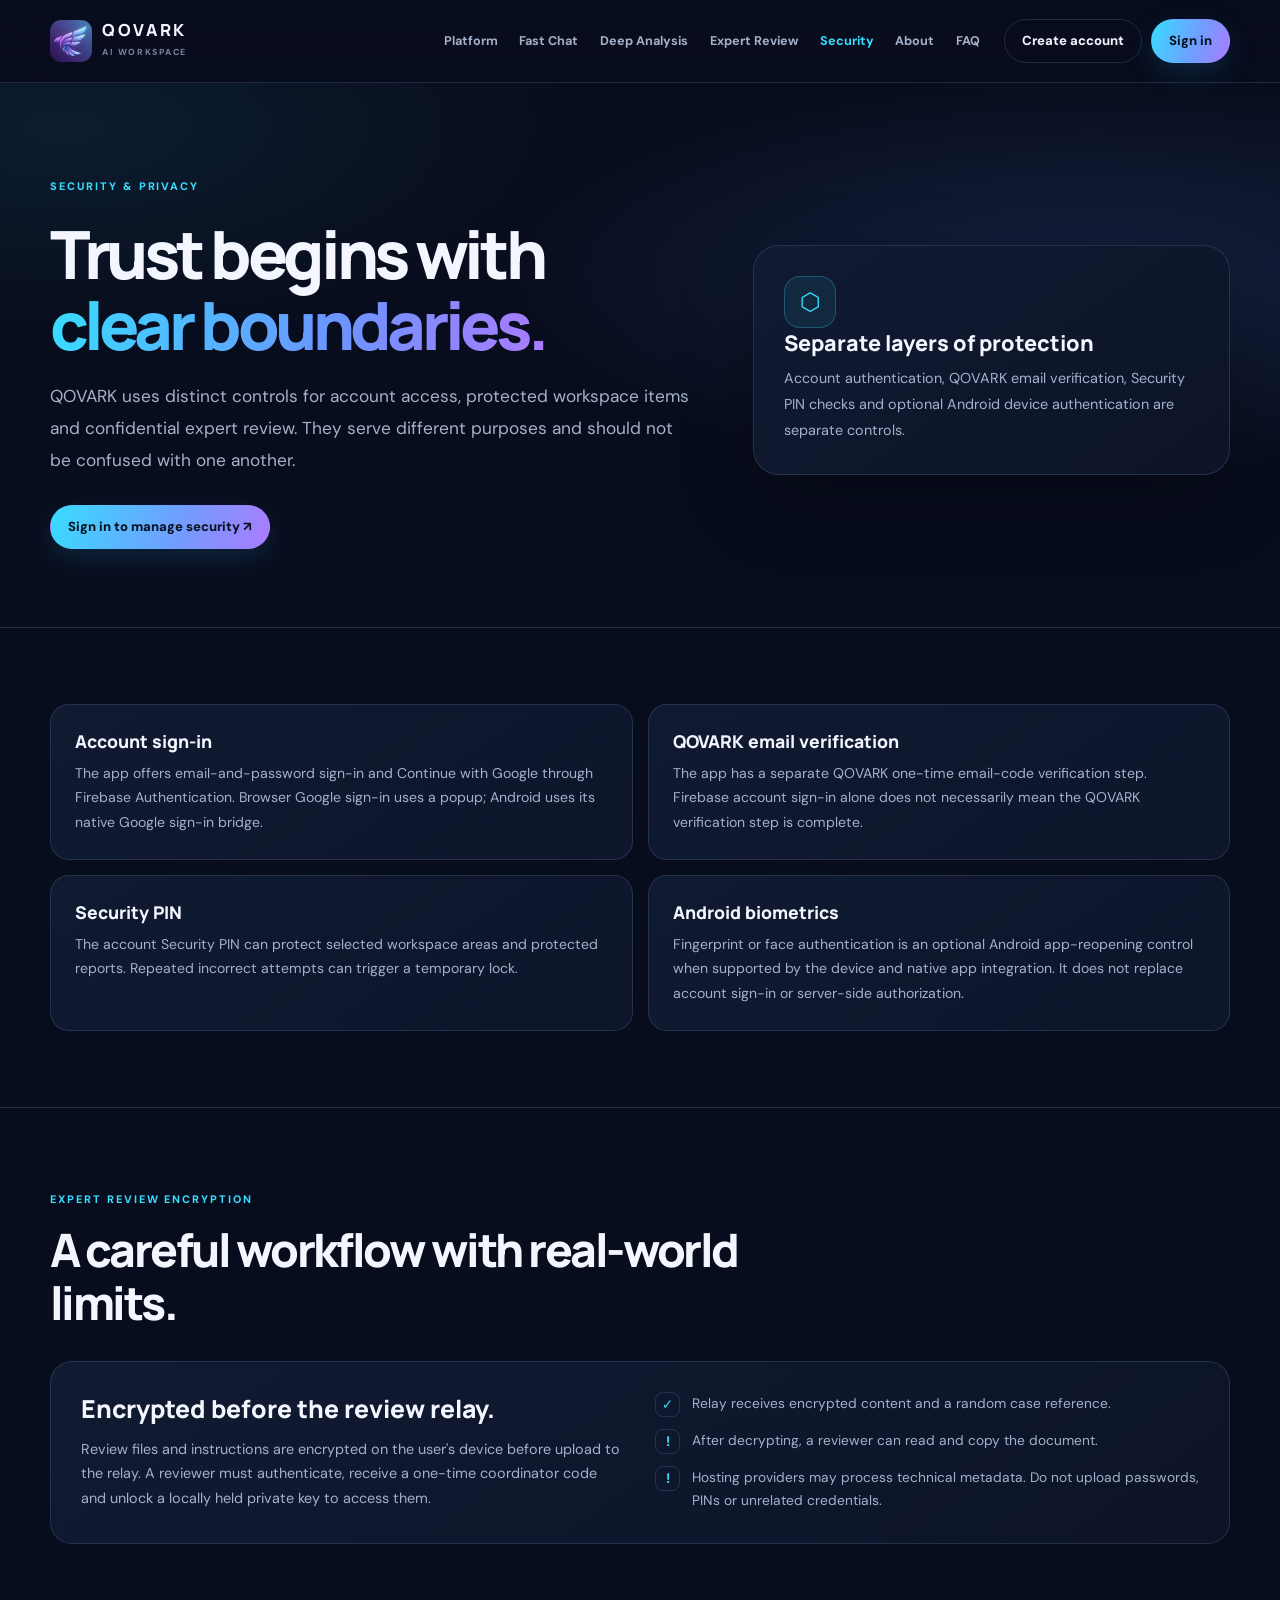
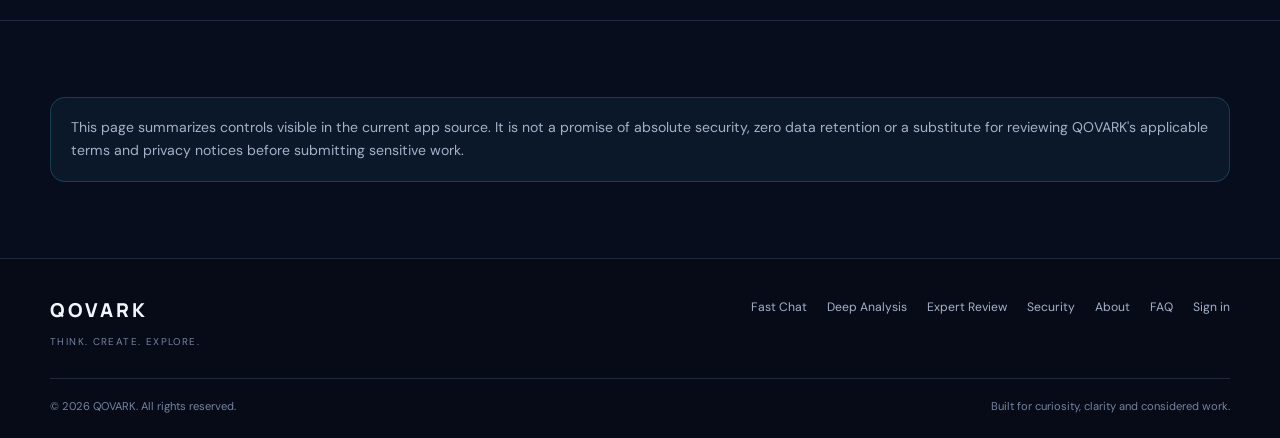
<file: security.html>
<!doctype html><html lang="en"><head>
<meta charset="utf-8"><meta name="viewport" content="width=device-width, initial-scale=1">
<title>Security & Privacy | QOVARK</title><meta name="description" content="Understand QOVARK account verification, Security PIN controls, Android biometric app lock and the limits of confidential Expert Review."><link rel="canonical" href="https://qovark.com/security.html">
<meta name="theme-color" content="#050817"><meta property="og:type" content="website"><meta property="og:site_name" content="QOVARK"><meta property="og:title" content="Security & Privacy | QOVARK"><meta property="og:description" content="Understand QOVARK account verification, Security PIN controls, Android biometric app lock and the limits of confidential Expert Review."><meta property="og:url" content="https://qovark.com/security.html"><meta property="og:image" content="https://qovark.com/qovark-social-preview.png">
<meta name="twitter:card" content="summary_large_image"><meta name="twitter:title" content="Security & Privacy | QOVARK"><meta name="twitter:description" content="Understand QOVARK account verification, Security PIN controls, Android biometric app lock and the limits of confidential Expert Review."><meta name="twitter:image" content="https://qovark.com/qovark-social-preview.png">
<link rel="icon" href="/favicon.ico"><link rel="icon" type="image/png" sizes="48x48" href="/qovark-favicon-48.png"><link rel="apple-touch-icon" href="/apple-touch-icon.png"><link rel="manifest" href="/site.webmanifest"><link rel="stylesheet" href="/site.css">
</head><body><header class="site-header"><div class="wrap nav">
      <a class="brand" href="/" aria-label="QOVARK home"><img src="/qovark-logo.png" width="512" height="512" decoding="async" alt="QOVARK orbital Q logo"><span><b>QOVARK</b><small>AI WORKSPACE</small></span></a>
      <nav class="nav-links" id="siteNavigation" data-site-nav aria-label="Main navigation"><a href="/#platform">Platform</a><a href="/fast-chat.html">Fast Chat</a><a href="/deep-analysis.html">Deep Analysis</a><a href="/expert-review.html">Expert Review</a><a href="/security.html" aria-current="page">Security</a><a href="/about.html">About</a><a href="/faq.html">FAQ</a></nav>
      <div class="nav-actions"><a class="btn btn-secondary" href="/qovark-workspace.html?auth=signup">Create account</a><a class="btn btn-primary" href="/qovark-workspace.html?auth=signin">Sign in</a></div>
      <button class="menu-toggle" type="button" data-menu-toggle aria-label="Open navigation menu" aria-expanded="false" aria-controls="siteNavigation">☰</button>
    </div></header><main><section class="page-hero"><div class="wrap page-hero-grid"><div><span class="eyebrow">SECURITY &amp; PRIVACY</span><h1>Trust begins with<br><span class="gradient">clear boundaries.</span></h1><p class="lead">QOVARK uses distinct controls for account access, protected workspace items and confidential expert review. They serve different purposes and should not be confused with one another.</p><div class="hero-actions"><a class="btn btn-primary" href="/qovark-workspace.html?auth=signin">Sign in to manage security ↗</a></div></div><aside class="page-visual"><div class="visual-icon">⬡</div><h2 class="visual-title">Separate layers of protection</h2><p class="visual-desc">Account authentication, QOVARK email verification, Security PIN checks and optional Android device authentication are separate controls.</p></aside></div></section>
<section class="section"><div class="wrap"><div class="detail-grid"><article class="detail"><h3>Account sign-in</h3><p>The app offers email-and-password sign-in and Continue with Google through Firebase Authentication. Browser Google sign-in uses a popup; Android uses its native Google sign-in bridge.</p></article><article class="detail"><h3>QOVARK email verification</h3><p>The app has a separate QOVARK one-time email-code verification step. Firebase account sign-in alone does not necessarily mean the QOVARK verification step is complete.</p></article><article class="detail"><h3>Security PIN</h3><p>The account Security PIN can protect selected workspace areas and protected reports. Repeated incorrect attempts can trigger a temporary lock.</p></article><article class="detail"><h3>Android biometrics</h3><p>Fingerprint or face authentication is an optional Android app-reopening control when supported by the device and native app integration. It does not replace account sign-in or server-side authorization.</p></article></div></div></section>
<section class="section"><div class="wrap"><div class="section-head"><span class="kicker">Expert Review encryption</span><h2 class="section-title">A careful workflow with real-world limits.</h2></div><div class="trust-panel"><div><h2>Encrypted before the review relay.</h2><p>Review files and instructions are encrypted on the user's device before upload to the relay. A reviewer must authenticate, receive a one-time coordinator code and unlock a locally held private key to access them.</p></div><div class="trust-points"><div class="trust-point"><b>✓</b><span>Relay receives encrypted content and a random case reference.</span></div><div class="trust-point"><b>!</b><span>After decrypting, a reviewer can read and copy the document.</span></div><div class="trust-point"><b>!</b><span>Hosting providers may process technical metadata. Do not upload passwords, PINs or unrelated credentials.</span></div></div></div></div></section>
<section class="section"><div class="wrap"><div class="notice">This page summarizes controls visible in the current app source. It is not a promise of absolute security, zero data retention or a substitute for reviewing QOVARK's applicable terms and privacy notices before submitting sensitive work.</div></div></section></main><footer class="site-footer"><div class="wrap footer-inner">
      <div><span class="footer-brand">QOVARK</span><br><span>THINK. CREATE. EXPLORE.</span></div>
      <nav class="footer-links" aria-label="Footer navigation"><a href="/fast-chat.html">Fast Chat</a><a href="/deep-analysis.html">Deep Analysis</a><a href="/expert-review.html">Expert Review</a><a href="/security.html">Security</a><a href="/about.html">About</a><a href="/faq.html">FAQ</a><a href="/qovark-workspace.html?auth=signin">Sign in</a></nav>
      <div class="footer-bottom"><span>© <span data-current-year>2026</span> QOVARK. All rights reserved.</span><span>Built for curiosity, clarity and considered work.</span></div>
    </div></footer><script src="/site.js" defer></script></body></html>
</file>
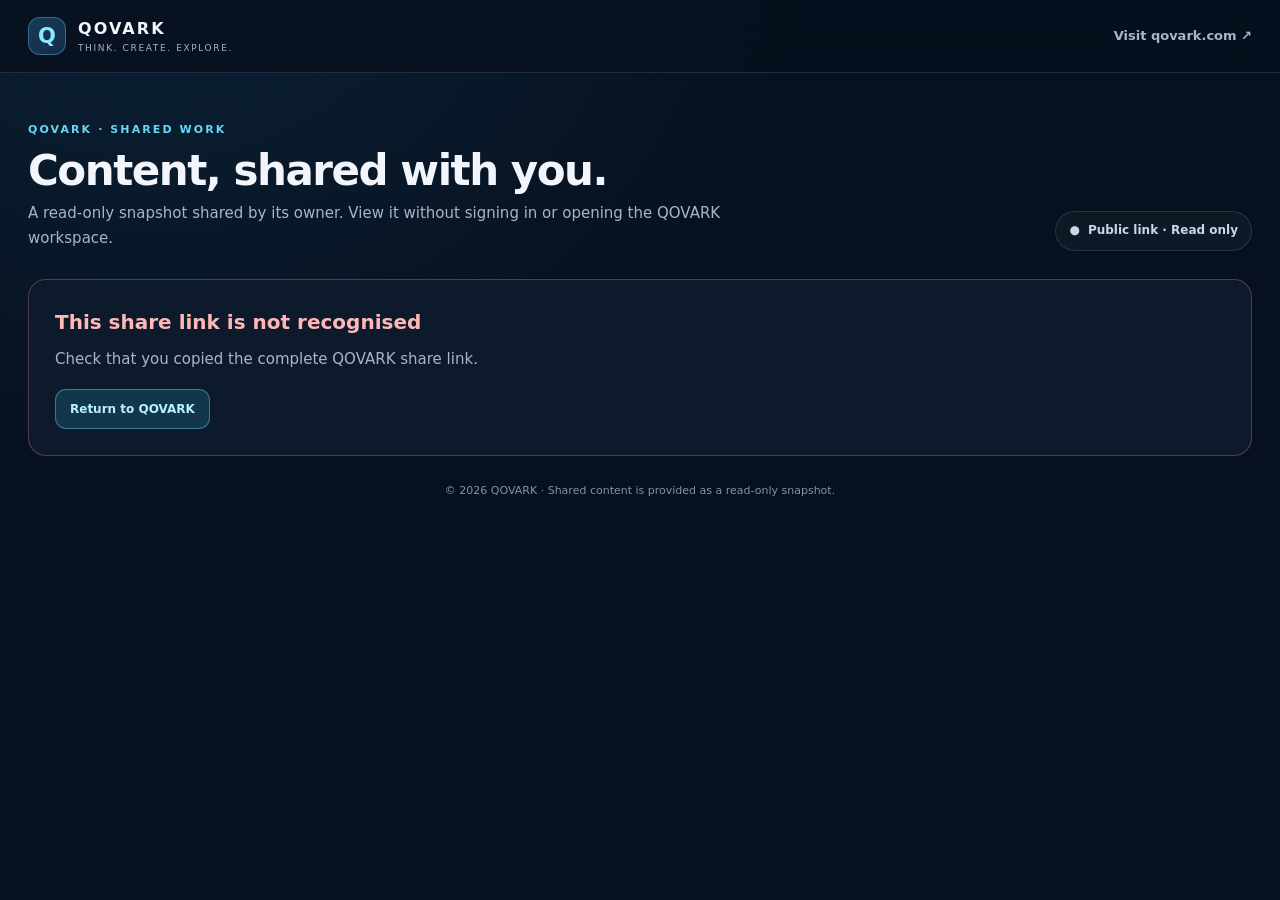
<file: share.html>
<!doctype html>
<html lang="en">
<head>
  <meta charset="utf-8">
  <meta name="viewport" content="width=device-width, initial-scale=1">
  <meta name="robots" content="noindex,nofollow,noarchive">
  <meta name="theme-color" content="#07101e">
  <base href="/">
  <title>Shared content — QOVARK</title>
  <style>
    :root {
      color-scheme: dark;
      --page: #07101e;
      --panel: #0d1a2b;
      --panel-2: #101f33;
      --line: rgba(160, 190, 225, .16);
      --text: #f2f6fc;
      --muted: #a7b5c8;
      --accent: #62d9f5;
      --user: #132b43;
      --assistant: #0e1b2d;
      --danger: #ffb8b8;
    }
    * { box-sizing: border-box; }
    html { min-height: 100%; background: var(--page); }
    body {
      margin: 0; min-height: 100vh; color: var(--text);
      background: radial-gradient(ellipse at 12% -10%, rgba(27, 100, 145, .22), transparent 42%), var(--page);
      font: 15px/1.65 Inter, ui-sans-serif, system-ui, -apple-system, "Segoe UI", sans-serif;
    }
    a { color: var(--accent); }
    .topbar {
      min-height: 72px; border-bottom: 1px solid var(--line);
      background: rgba(7, 16, 30, .88); backdrop-filter: blur(16px);
    }
    .topbar-inner {
      width: min(1240px, calc(100% - 56px)); min-height: 72px; margin: 0 auto;
      display: flex; align-items: center; justify-content: space-between; gap: 20px;
    }
    .brand { display: inline-flex; align-items: center; gap: 12px; color: var(--text); text-decoration: none; }
    .brand-mark {
      width: 38px; height: 38px; display: grid; place-items: center; border-radius: 12px;
      background: linear-gradient(145deg, #153b55, #172b4a); border: 1px solid rgba(98,217,245,.35);
      color: #8beaff; font-weight: 900; font-size: 21px;
    }
    .brand-name { display: block; font-size: 16px; font-weight: 850; letter-spacing: .13em; }
    .brand-tag { display: block; margin-top: -2px; color: var(--muted); font-size: 9px; letter-spacing: .18em; }
    .top-link { color: var(--muted); text-decoration: none; font-size: 13px; font-weight: 650; }
    .top-link:hover { color: var(--text); }
    .page { width: min(1240px, calc(100% - 56px)); margin: 0 auto; padding: 48px 0 64px; }
    .intro { display: flex; align-items: end; justify-content: space-between; gap: 28px; margin-bottom: 28px; }
    .eyebrow { color: var(--accent); font-size: 11px; font-weight: 800; letter-spacing: .19em; text-transform: uppercase; }
    h1 { margin: 8px 0 7px; font-size: clamp(28px, 4vw, 42px); line-height: 1.12; letter-spacing: -.035em; }
    .subtitle { max-width: 720px; margin: 0; color: var(--muted); }
    .readonly {
      flex: 0 0 auto; display: inline-flex; align-items: center; gap: 8px; padding: 9px 13px;
      border: 1px solid var(--line); border-radius: 999px; background: rgba(255,255,255,.035);
      color: #c9d7e8; font-size: 12px; font-weight: 700; white-space: nowrap;
    }
    .layout { display: grid; grid-template-columns: minmax(0, 1fr) 270px; gap: 22px; align-items: start; }
    .conversation, .details { border: 1px solid var(--line); border-radius: 20px; background: rgba(13,26,43,.9); box-shadow: 0 18px 60px rgba(0,0,0,.18); }
    .conversation-head { padding: 20px 24px; border-bottom: 1px solid var(--line); }
    .conversation-title { margin: 0; font-size: 18px; font-weight: 780; overflow-wrap: anywhere; }
    .conversation-sub { margin: 4px 0 0; color: var(--muted); font-size: 12px; }
    .thread { padding: 24px; display: flex; flex-direction: column; gap: 16px; min-width: 0; }
    .report-frame { display:block; width:100%; min-height:760px; border:0; background:#fff; border-radius:0 0 19px 19px; }
    .report-frame[hidden] { display:none; }
    .message { min-width: 0; border: 1px solid var(--line); border-radius: 16px; padding: 17px 19px; background: var(--assistant); }
    .message.user { width: fit-content; max-width: min(84%, 820px); margin-left: auto; background: var(--user); }
    .message.assistant { width: 100%; }
    .message-label { display: flex; align-items: center; gap: 9px; margin-bottom: 9px; color: #c6d7e8; font-size: 11px; font-weight: 850; letter-spacing: .08em; text-transform: uppercase; }
    .message-label .dot { width: 7px; height: 7px; border-radius: 50%; background: var(--accent); }
    .message time { margin-left: auto; color: #91a2b7; font-size: 10px; font-weight: 500; letter-spacing: 0; text-transform: none; }
    .message-content { margin: 0; color: var(--text); white-space: pre-wrap; overflow-wrap: anywhere; word-break: normal; }
    .details { padding: 21px; position: sticky; top: 22px; }
    .details h2 { margin: 0 0 16px; font-size: 14px; }
    .detail-row { padding: 12px 0; border-top: 1px solid var(--line); }
    .detail-label { display: block; color: var(--muted); font-size: 10px; font-weight: 800; letter-spacing: .12em; text-transform: uppercase; }
    .detail-value { display: block; margin-top: 4px; color: var(--text); font-size: 13px; overflow-wrap: anywhere; }
    .notice { margin: 15px 0 0; color: var(--muted); font-size: 12px; line-height: 1.55; }
    .actions { display: flex; flex-wrap: wrap; gap: 9px; margin-top: 18px; }
    .button { appearance: none; display: inline-flex; justify-content: center; align-items: center; min-height: 40px; padding: 0 14px; border-radius: 11px; border: 1px solid var(--line); background: #13253a; color: var(--text); font: inherit; font-size: 12px; font-weight: 750; text-decoration: none; cursor: pointer; }
    .button.primary { border-color: rgba(98,217,245,.42); background: #12364a; color: #b9f2ff; }
    .button:hover { filter: brightness(1.14); }
    .state { border: 1px solid var(--line); border-radius: 18px; padding: 26px; background: var(--panel); color: var(--muted); }
    .state h2 { margin: 0 0 8px; color: var(--text); font-size: 20px; }
    .state p { margin: 0; }
    .state.error { border-color: rgba(255,140,140,.3); }
    .state.error h2 { color: var(--danger); }
    .footer { padding-top: 26px; color: #8293a8; font-size: 11px; text-align: center; }
    [hidden] { display: none !important; }
    @media (max-width: 860px) {
      .layout { grid-template-columns: minmax(0, 1fr); }
      .details { position: static; }
      .intro { align-items: flex-start; flex-direction: column; }
      .message.user { max-width: 92%; }
    }
    @media (max-width: 560px) {
      .topbar-inner, .page { width: min(100% - 28px, 1240px); }
      .topbar-inner { min-height: 64px; }
      .page { padding-top: 30px; }
      .thread { padding: 14px; }
      .conversation-head { padding: 17px; }
      .message { padding: 14px; }
      .message.user { max-width: 96%; }
      .readonly { white-space: normal; }
    }
  </style>
</head>
<body>
  <header class="topbar">
    <div class="topbar-inner">
      <a class="brand" href="/" aria-label="QOVARK home">
        <span class="brand-mark" aria-hidden="true">Q</span>
        <span><span class="brand-name">QOVARK</span><span class="brand-tag">THINK. CREATE. EXPLORE.</span></span>
      </a>
      <a class="top-link" href="/">Visit qovark.com ↗</a>
    </div>
  </header>

  <main class="page">
    <section class="intro">
      <div>
        <div class="eyebrow">QOVARK · Shared work</div>
        <h1>Content, shared with you.</h1>
        <p class="subtitle">A read-only snapshot shared by its owner. View it without signing in or opening the QOVARK workspace.</p>
      </div>
      <div class="readonly"><span aria-hidden="true">●</span> Public link · Read only</div>
    </section>

    <section id="loadingState" class="state" aria-live="polite">
      <h2>Opening shared content…</h2>
      <p>Connecting securely to QOVARK.</p>
    </section>

    <section id="errorState" class="state error" hidden aria-live="polite">
      <h2 id="errorTitle">This share link is unavailable</h2>
      <p id="errorText">The link may have expired, been revoked or may be incorrect.</p>
      <div class="actions"><a class="button primary" href="/">Return to QOVARK</a></div>
    </section>

    <section id="shareLayout" class="layout" hidden>
      <article class="conversation">
        <header class="conversation-head">
          <h2 id="conversationTitle" class="conversation-title">Shared conversation</h2>
          <p id="conversationSub" class="conversation-sub">Read-only shared snapshot</p>
        </header>
        <div id="thread" class="thread" aria-live="polite"></div>
        <iframe id="reportFrame" class="report-frame" title="Shared QOVARK report" sandbox="allow-same-origin" hidden></iframe>
      </article>
      <aside class="details">
        <h2>Share details</h2>
        <div class="detail-row"><span class="detail-label">Shared content</span><span id="shareKind" class="detail-value">Conversation</span></div>
        <div class="detail-row"><span class="detail-label">Created</span><span id="createdAt" class="detail-value">—</span></div>
        <div class="detail-row"><span class="detail-label">Available until</span><span id="expiresAt" class="detail-value">—</span></div>
        <div class="detail-row"><span class="detail-label">Attachments</span><span id="attachmentsInfo" class="detail-value">Not included in this share</span></div>
        <p id="truncatedNote" class="notice" hidden>This conversation was shortened to fit the sharing limit.</p>
        <p class="notice">Anyone with this link can view the shared text until the owner revokes it or it expires. Do not treat a public share link as a private message.</p>
        <div class="actions">
          <button id="copyLinkButton" class="button" type="button">Copy link</button>
          <a class="button primary" href="/">Visit QOVARK</a>
        </div>
      </aside>
    </section>

    <footer class="footer">© <span id="year"></span> QOVARK · Shared content is provided as a read-only snapshot.</footer>
  </main>

  <script>
    (() => {
      "use strict";
      const API_ORIGIN = "https://api.qovark.com";
      const route = String(window.__QOVARK_SHARE_PATH__ || window.location.pathname || "");
      const match = route.match(/^\/share\/(chat|message|report)\/([A-Za-z0-9_-]{32,64})\/?$/i);
      const el = id => document.getElementById(id);
      el("year").textContent = String(new Date().getFullYear());

      function formatDate(value) {
        if (!value) return "Not available";
        const date = new Date(value);
        return Number.isNaN(date.getTime()) ? "Not available" : new Intl.DateTimeFormat(undefined, {
          dateStyle: "medium", timeStyle: "short"
        }).format(date);
      }

      function showError(title, message) {
        el("loadingState").hidden = true;
        el("shareLayout").hidden = true;
        el("errorTitle").textContent = title;
        el("errorText").textContent = message;
        el("errorState").hidden = false;
      }

      function appendMessage(item, index) {
        const role = item && item.role === "assistant" ? "assistant" : "user";
        const card = document.createElement("article");
        card.className = `message ${role}`;
        const label = document.createElement("div");
        label.className = "message-label";
        const dot = document.createElement("span");
        dot.className = "dot";
        dot.setAttribute("aria-hidden", "true");
        const name = document.createElement("span");
        name.textContent = role === "assistant" ? "QOVARK AI" : "User message";
        label.append(dot, name);
        if (item && item.createdAt) {
          const time = document.createElement("time");
          time.dateTime = String(item.createdAt);
          time.textContent = formatDate(item.createdAt);
          label.appendChild(time);
        }
        const content = document.createElement("p");
        content.className = "message-content";
        content.textContent = String(item && item.content || "");
        card.append(label, content);
        card.setAttribute("aria-label", `${role === "assistant" ? "QOVARK AI" : "User"} message ${index + 1}`);
        el("thread").appendChild(card);
      }

      async function loadShare() {
        if (!match) {
          showError("This share link is not recognised", "Check that you copied the complete QOVARK share link.");
          return;
        }
        const type = match[1].toLowerCase();
        const token = match[2];
        try {
          const controller = new AbortController();
          const timeout = window.setTimeout(() => controller.abort(), 20000);
          let response;
          try {
            response = await fetch(`${API_ORIGIN}/api/share/${type}/${encodeURIComponent(token)}`, {
              method: "GET",
              cache: "no-store",
              credentials: "omit",
              headers: { "Accept": "application/json" },
              signal: controller.signal
            });
          } finally {
            window.clearTimeout(timeout);
          }
          const contentType = response.headers.get("content-type") || "";
          const data = contentType.includes("application/json") ? await response.json() : { error: await response.text() };
          if (response.status === 404) throw new Error("This link is invalid, has expired or has been revoked by its owner.");
          if (response.status === 503) throw new Error("QOVARK sharing is temporarily unavailable. Please try again later.");
          if (!response.ok || !data || !data.success || !data.share) {
            throw new Error(data && data.error || "QOVARK could not open this shared content.");
          }

          const share = data.share;
          const isReport = type === "report";
          const title = String(share.title || (isReport ? "Shared report" : type === "chat" ? "Shared conversation" : "Shared message"));
          el("conversationTitle").textContent = title;
          el("createdAt").textContent = formatDate(data.createdAt);
          el("expiresAt").textContent = formatDate(data.expiresAt);
          el("truncatedNote").hidden = !share.truncated;
          el("thread").replaceChildren();
          const reportFrame = el("reportFrame");
          reportFrame.hidden = true;
          el("thread").hidden = false;
          if (isReport) {
            if (typeof share.reportHtml !== "string" || !share.reportHtml.trim()) {
              throw new Error("This shared report does not contain readable report content.");
            }
            el("conversationSub").textContent = `${String(share.category || "Deep Analysis")} · Read-only report`;
            el("shareKind").textContent = "Deep Analysis report";
            el("attachmentsInfo").textContent = "Original source files are not included";
            reportFrame.title = title + " · QOVARK shared report";
            reportFrame.srcdoc = share.reportHtml;
            reportFrame.addEventListener("load", () => {
              try {
                const height = reportFrame.contentDocument?.documentElement?.scrollHeight || 900;
                reportFrame.style.height = Math.min(24000, Math.max(760, height + 36)) + "px";
              } catch { reportFrame.style.height = "1100px"; }
            }, { once: true });
            reportFrame.hidden = false;
          } else {
            const items = type === "chat"
              ? (Array.isArray(share.messages) ? share.messages : [])
              : (share.message ? [share.message] : []);
            if (!items.length) throw new Error("This share contains no readable text.");
            el("conversationSub").textContent = `${items.length} ${items.length === 1 ? "message" : "messages"} · Shared as a read-only snapshot`;
            el("shareKind").textContent = type === "chat" ? "Conversation" : "Single message";
            el("attachmentsInfo").textContent = "Not included in this share";
            items.forEach(appendMessage);
          }

          el("copyLinkButton").addEventListener("click", async () => {
            const link = window.location.href;
            try {
              if (navigator.clipboard && navigator.clipboard.writeText) {
                await navigator.clipboard.writeText(link);
              } else {
                const field = document.createElement("textarea");
                field.value = link; field.setAttribute("readonly", "");
                field.style.position = "fixed"; field.style.opacity = "0";
                document.body.appendChild(field); field.select();
                const copied = document.execCommand("copy"); field.remove();
                if (!copied) throw new Error("Copy unavailable");
              }
              el("copyLinkButton").textContent = "Link copied";
            } catch {
              el("copyLinkButton").textContent = "Copy unavailable";
            }
          }, { once: true });
          el("loadingState").hidden = true;
          el("shareLayout").hidden = false;
          document.title = `${title} — QOVARK Shared`;
        } catch (error) {
          const message = error && error.name === "AbortError"
            ? "The request timed out. Check your connection and try again."
            : (error && error.message || "Could not open this share link.");
          showError("Unable to open shared content", message);
        }
      }

      loadShare();
    })();
  </script>
</body>
</html>
</file>
<file: site-v3.css>
@import url('https://fonts.googleapis.com/css2?family=DM+Sans:wght@400;500;600;700;800&family=Manrope:wght@400;500;600;700;800&display=swap');
:root{color-scheme:light dark;--q3-bg:#080d1d;--q3-bg-soft:#0d1428;--q3-panel:#101a31;--q3-panel-2:#111f3b;--q3-text:#f3f6ff;--q3-muted:#a5b1ca;--q3-muted-2:#74839f;--q3-line:rgba(161,190,245,.15);--q3-cyan:#38dcff;--q3-blue:#5c91ff;--q3-violet:#ac7bff;--q3-accent-ink:#071120;--q3-shadow:0 28px 85px rgba(0,0,0,.28);--q3-radius:26px;--q3-max:1220px}
html[data-theme="light"]{color-scheme:light;--q3-bg:#f6f8fc;--q3-bg-soft:#eef2f9;--q3-panel:#fff;--q3-panel-2:#f2f6fc;--q3-text:#101a2f;--q3-muted:#56647d;--q3-muted-2:#75829a;--q3-line:rgba(42,66,108,.15);--q3-cyan:#087eaa;--q3-blue:#376cdb;--q3-violet:#7850c8;--q3-accent-ink:#fff;--q3-shadow:0 24px 70px rgba(25,44,78,.1)}
@media(prefers-color-scheme:light){html:not([data-theme="dark"]){color-scheme:light;--q3-bg:#f6f8fc;--q3-bg-soft:#eef2f9;--q3-panel:#fff;--q3-panel-2:#f2f6fc;--q3-text:#101a2f;--q3-muted:#56647d;--q3-muted-2:#75829a;--q3-line:rgba(42,66,108,.15);--q3-cyan:#087eaa;--q3-blue:#376cdb;--q3-violet:#7850c8;--q3-accent-ink:#fff;--q3-shadow:0 24px 70px rgba(25,44,78,.1)}}
*{box-sizing:border-box}html{scroll-behavior:smooth;scroll-padding-top:96px}body{margin:0;min-width:320px;background:var(--q3-bg);color:var(--q3-text);font:400 16px/1.65 'DM Sans',Inter,system-ui,-apple-system,'Segoe UI',sans-serif;-webkit-font-smoothing:antialiased}a{color:inherit;text-decoration:none}button{font:inherit}.q3-wrap{width:min(var(--q3-max),calc(100% - 52px));margin-inline:auto}.q3-skip{position:absolute;left:12px;top:-60px;z-index:1000;padding:10px 14px;border-radius:10px;background:var(--q3-text);color:var(--q3-bg)}.q3-skip:focus{top:12px}.q3-header{position:sticky;top:0;z-index:100;background:color-mix(in srgb,var(--q3-bg) 84%,transparent);border-bottom:1px solid var(--q3-line);backdrop-filter:blur(18px)}.q3-nav{min-height:82px;display:flex;align-items:center;gap:28px}.q3-brand{display:inline-flex;align-items:center;gap:10px;flex-shrink:0}.q3-brand img{width:52px;height:52px;object-fit:contain;border-radius:11px;background:transparent;mix-blend-mode:normal;flex:0 0 auto;display:block}.q3-brand strong{display:block;font:800 1.05rem/1 Manrope,sans-serif;letter-spacing:.17em}.q3-brand small{display:block;margin-top:6px;color:var(--q3-muted-2);font-size:.56rem;font-weight:800;letter-spacing:.19em}.q3-links{display:flex;align-items:center;gap:clamp(15px,2vw,28px);margin-left:auto}.q3-links a,.q3-signin{color:var(--q3-muted);font-size:.84rem;font-weight:700;transition:color .2s}.q3-links a:hover,.q3-signin:hover{color:var(--q3-cyan)}.q3-nav-actions{display:flex;align-items:center;gap:17px}.q3-theme{width:38px;height:38px;border:1px solid var(--q3-line);border-radius:50%;background:var(--q3-panel);color:var(--q3-text);cursor:pointer;font-size:1.15rem}.q3-button{display:inline-flex;min-height:50px;align-items:center;justify-content:center;gap:13px;padding:13px 21px;border:1px solid transparent;border-radius:999px;background:linear-gradient(110deg,var(--q3-cyan),#6f9dff 58%,#b28aff);color:#071120;font-size:.9rem;font-weight:800;box-shadow:0 12px 32px rgba(42,166,237,.16);transition:transform .18s,box-shadow .18s}.q3-button:hover{transform:translateY(-2px);box-shadow:0 16px 36px rgba(42,166,237,.24)}.q3-button-small{min-height:41px;padding:10px 16px;font-size:.82rem}.q3-button-outline{background:transparent;color:var(--q3-text);border-color:var(--q3-line);box-shadow:none}.q3-button-outline:hover{border-color:var(--q3-cyan);box-shadow:none}.q3-menu{display:none;width:42px;height:42px;border:1px solid var(--q3-line);border-radius:12px;background:var(--q3-panel);color:var(--q3-text);font-size:1.15rem}.q3-hero{position:relative;overflow:hidden;padding:92px 0 78px;background:radial-gradient(ellipse at 82% 43%,color-mix(in srgb,var(--q3-blue) 15%,transparent),transparent 38rem),radial-gradient(ellipse at 2% 9%,color-mix(in srgb,var(--q3-cyan) 9%,transparent),transparent 33rem)}.q3-hero-underlay{position:absolute;right:-220px;bottom:-330px;width:620px;height:620px;border:1px solid var(--q3-line);border-radius:50%;pointer-events:none}.q3-hero-underlay:before,.q3-hero-underlay:after{content:'';position:absolute;inset:55px;border:1px solid var(--q3-line);border-radius:50%}.q3-hero-underlay:after{inset:115px}.q3-hero-grid{position:relative;z-index:1;display:grid;grid-template-columns:minmax(0,1fr) minmax(450px,.94fr);gap:48px;align-items:center}.q3-eyebrow,.q3-kicker{display:inline-flex;align-items:center;gap:10px;color:var(--q3-cyan);font-size:.68rem;font-weight:800;letter-spacing:.18em;text-transform:uppercase}.q3-eyebrow{padding:8px 13px;border:1px solid color-mix(in srgb,var(--q3-cyan) 32%,transparent);border-radius:999px;background:color-mix(in srgb,var(--q3-cyan) 7%,transparent)}.q3-live-dot{width:7px;height:7px;display:inline-block;border-radius:50%;background:var(--q3-cyan);box-shadow:0 0 14px var(--q3-cyan)}.q3-hero h1{margin:24px 0 22px;font:800 clamp(3.2rem,5.6vw,5.6rem)/1.02 Manrope,sans-serif;letter-spacing:-.075em}.q3-gradient{background:linear-gradient(100deg,var(--q3-cyan),var(--q3-blue) 56%,var(--q3-violet));-webkit-background-clip:text;background-clip:text;color:transparent}.q3-lead{max-width:610px;color:var(--q3-muted);font-size:clamp(1.04rem,1.35vw,1.18rem);line-height:1.8}.q3-hero-actions{display:flex;flex-wrap:wrap;align-items:center;gap:21px;margin-top:30px}.q3-text-link{color:var(--q3-muted);font-size:.88rem;font-weight:700}.q3-text-link:hover{color:var(--q3-cyan)}.q3-proofline{display:flex;align-items:center;gap:12px;margin-top:35px;color:var(--q3-muted-2);font-size:.65rem;font-weight:800;letter-spacing:.16em}.q3-proofline i{width:4px;height:4px;border-radius:50%;background:var(--q3-cyan)}.q3-orbit-card{position:relative;min-width:0;padding:18px;border:1px solid var(--q3-line);border-radius:30px;background:linear-gradient(150deg,color-mix(in srgb,var(--q3-panel) 91%,var(--q3-blue)),var(--q3-bg-soft));box-shadow:var(--q3-shadow)}.q3-orbit-top,.q3-orbit-bottom{display:flex;justify-content:space-between;align-items:center;gap:12px;color:var(--q3-muted-2);font-size:.61rem;font-weight:800;letter-spacing:.15em}.q3-orbit-top>span:first-child{display:flex;align-items:center;gap:9px;color:var(--q3-text)}.q3-orbit-mark{width:24px;height:24px;display:grid;place-items:center;border:1px solid color-mix(in srgb,var(--q3-cyan) 45%,transparent);border-radius:8px;color:var(--q3-cyan);font:800 .85rem Manrope}.q3-orbit-status{display:flex;align-items:center;gap:8px}.q3-orbit-status i{width:6px;height:6px;border-radius:50%;background:#39d9ae}.q3-orbit-stage{position:relative;height:405px;max-width:570px;margin:10px auto 4px}.q3-orbit-ring{position:absolute;left:50%;top:50%;border:1px solid color-mix(in srgb,var(--q3-cyan) 21%,var(--q3-line));border-radius:50%;transform:translate(-50%,-50%)}.q3-ring-one{width:178px;height:178px}.q3-ring-two{width:300px;height:300px;border-style:dashed;opacity:.7}.q3-ring-three{width:410px;height:410px;opacity:.56}.q3-orbit-core{position:absolute;left:50%;top:50%;width:142px;height:142px;display:flex;flex-direction:column;align-items:center;justify-content:center;transform:translate(-50%,-50%);border-radius:50%;background:radial-gradient(circle at 40% 28%,color-mix(in srgb,var(--q3-blue) 25%,var(--q3-panel)),var(--q3-bg));border:1px solid color-mix(in srgb,var(--q3-cyan) 36%,var(--q3-line));box-shadow:0 0 50px color-mix(in srgb,var(--q3-blue) 25%,transparent),inset 0 0 28px color-mix(in srgb,var(--q3-violet) 12%,transparent)}.q3-orbit-core img{width:76px;height:76px;object-fit:contain;display:block;border:0;border-radius:11px;background:transparent;mix-blend-mode:normal;filter:drop-shadow(0 3px 9px rgba(35,105,230,.18))}.q3-orbit-core b{font:800 .72rem Manrope;letter-spacing:.15em}.q3-orbit-core small{margin-top:4px;color:var(--q3-muted-2);font-size:.48rem;font-weight:800;letter-spacing:.16em}.q3-node{position:absolute;z-index:2;min-width:130px;padding:12px 14px;border:1px solid var(--q3-line);border-radius:15px;background:color-mix(in srgb,var(--q3-panel) 93%,transparent);box-shadow:0 12px 30px rgba(0,0,0,.12)}.q3-node span{display:inline-grid;width:25px;height:25px;place-items:center;margin-right:7px;border-radius:8px;background:color-mix(in srgb,var(--q3-cyan) 11%,transparent);color:var(--q3-cyan)}.q3-node b{font-size:.75rem}.q3-node small{display:block;margin:5px 0 0 34px;color:var(--q3-muted-2);font-size:.61rem}.q3-node-chat{left:4%;top:15%}.q3-node-analysis{right:1%;top:19%}.q3-node-review{left:1%;bottom:15%}.q3-node-library{right:3%;bottom:13%}.q3-orbit-star{position:absolute;width:5px;height:5px;border-radius:50%;background:var(--q3-cyan);box-shadow:0 0 12px var(--q3-cyan)}.q3-star-a{left:26%;top:47%}.q3-star-b{right:23%;top:56%;background:var(--q3-violet)}.q3-star-c{left:52%;top:9%;background:var(--q3-blue)}.q3-orbit-bottom{padding-top:12px;border-top:1px solid var(--q3-line)}.q3-visual-note{margin:10px 0 0;color:var(--q3-muted-2);font-size:.64rem;text-align:center}.q3-intro-strip{border-top:1px solid var(--q3-line);border-bottom:1px solid var(--q3-line);background:var(--q3-bg-soft)}.q3-strip-grid{display:grid;grid-template-columns:repeat(4,1fr)}.q3-strip-grid>div{display:flex;align-items:center;gap:13px;padding:19px 12px;border-right:1px solid var(--q3-line);color:var(--q3-muted);font-size:.78rem;font-weight:700}.q3-strip-grid>div:first-child{padding-left:0}.q3-strip-grid>div:last-child{border:0}.q3-strip-num{color:var(--q3-cyan);font:800 .68rem Manrope;letter-spacing:.12em}.q3-section{padding:104px 0;border-bottom:1px solid var(--q3-line)}.q3-section-head{max-width:760px;margin-bottom:42px}.q3-section-head h2,.q3-path-copy h2,.q3-guide-intro h2,.q3-trust h2,.q3-final-cta h2{margin:15px 0 16px;font:800 clamp(2.3rem,4vw,3.8rem)/1.1 Manrope,sans-serif;letter-spacing:-.064em}.q3-section-head p,.q3-path-copy>p,.q3-guide-intro>p,.q3-trust-grid>div:first-child>p,.q3-final-cta p{max-width:700px;margin:0;color:var(--q3-muted);font-size:1rem;line-height:1.8}.q3-feature-grid{display:grid;grid-template-columns:1fr 1fr;gap:18px}.q3-feature{position:relative;overflow:hidden;min-width:0;padding:28px;border:1px solid var(--q3-line);border-radius:var(--q3-radius);background:linear-gradient(145deg,var(--q3-panel),color-mix(in srgb,var(--q3-panel) 75%,var(--q3-bg)));transition:transform .2s,border-color .2s}.q3-feature:hover{transform:translateY(-3px);border-color:color-mix(in srgb,var(--q3-cyan) 36%,var(--q3-line))}.q3-feature-large{grid-row:span 1}.q3-feature-top{display:flex;align-items:center;justify-content:space-between}.q3-feature-icon{width:42px;height:42px;display:grid;place-items:center;border:1px solid color-mix(in srgb,var(--q3-cyan) 25%,transparent);border-radius:14px;color:var(--q3-cyan);background:color-mix(in srgb,var(--q3-cyan) 8%,transparent);font-size:1.15rem}.q3-feature-index{color:var(--q3-muted-2);font-size:.62rem;font-weight:800;letter-spacing:.13em}.q3-feature h3{margin:23px 0 8px;font:800 1.42rem Manrope,sans-serif;letter-spacing:-.03em}.q3-feature>p{max-width:520px;margin:0;color:var(--q3-muted);font-size:.91rem;line-height:1.75}.q3-arrow-link{display:inline-flex;gap:10px;margin-top:19px;color:var(--q3-cyan);font-size:.83rem;font-weight:800}.q3-arrow-link span{transition:transform .2s}.q3-arrow-link:hover span{transform:translate(3px,-3px)}.q3-mini-chat{max-width:480px;min-height:174px;margin-top:25px;padding:16px;border:1px solid var(--q3-line);border-radius:18px;background:color-mix(in srgb,var(--q3-bg) 70%,var(--q3-panel));display:flex;flex-direction:column;gap:9px}.q3-mini-label{color:var(--q3-cyan);font-size:.59rem;font-weight:800;letter-spacing:.16em}.q3-mini-message,.q3-mini-reply{width:fit-content;max-width:88%;padding:9px 12px;border:1px solid var(--q3-line);border-radius:12px;color:var(--q3-text);font-size:.7rem}.q3-mini-message{align-self:flex-end;background:color-mix(in srgb,var(--q3-blue) 13%,var(--q3-panel))}.q3-mini-reply{background:var(--q3-panel-2);color:var(--q3-muted)}.q3-mini-input{margin-top:auto;padding:9px 12px;border:1px solid var(--q3-line);border-radius:10px;color:var(--q3-muted-2);font-size:.67rem}.q3-mini-input span{float:right;color:var(--q3-cyan)}.q3-stack-visual{display:grid;grid-template-columns:1fr 1fr;gap:9px;margin-top:25px}.q3-stack-line,.q3-stack-result{padding:12px;border:1px solid var(--q3-line);border-radius:12px;background:color-mix(in srgb,var(--q3-bg) 55%,var(--q3-panel));font-size:.62rem;font-weight:800;letter-spacing:.06em}.q3-stack-line span{margin-right:7px;color:var(--q3-cyan)}.q3-stack-line b{float:right;color:#42d9b3}.q3-stack-result{grid-column:1/-1;display:flex;align-items:center;gap:10px;border-color:color-mix(in srgb,var(--q3-blue) 33%,var(--q3-line))}.q3-stack-result span{color:var(--q3-cyan)}.q3-stack-result strong{font:800 .8rem Manrope}.q3-stack-result i{margin-left:auto;color:var(--q3-muted-2);font-size:.62rem;font-style:normal;font-weight:500}.q3-review-visual{display:flex;align-items:center;gap:24px;min-height:174px;margin-top:25px;padding:15px 20px;border:1px solid var(--q3-line);border-radius:18px;background:radial-gradient(circle at 25% 50%,color-mix(in srgb,var(--q3-violet) 14%,transparent),transparent 43%),color-mix(in srgb,var(--q3-bg) 60%,var(--q3-panel))}.q3-review-orbit{position:relative;width:118px;height:118px;flex:0 0 auto;display:grid;place-items:center;border:1px solid color-mix(in srgb,var(--q3-violet) 45%,var(--q3-line));border-radius:50%}.q3-review-orbit:before,.q3-review-orbit:after{content:'';position:absolute;inset:17px;border:1px dashed color-mix(in srgb,var(--q3-cyan) 50%,transparent);border-radius:50%}.q3-review-orbit:after{inset:-7px;transform:rotate(-25deg) scaleY(.4);border-style:solid}.q3-review-orbit span{font:800 1.6rem Manrope;color:var(--q3-cyan)}.q3-review-orbit i,.q3-review-orbit b{position:absolute;width:7px;height:7px;border-radius:50%;background:var(--q3-cyan);box-shadow:0 0 14px var(--q3-cyan)}.q3-review-orbit i{top:14px;right:20px}.q3-review-orbit b{bottom:16px;left:18px;background:var(--q3-violet)}.q3-review-caption strong,.q3-review-caption small{display:block}.q3-review-caption strong{font:800 .9rem Manrope}.q3-review-caption small{margin-top:7px;color:var(--q3-muted-2);font-size:.68rem;line-height:1.5}.q3-library-visual{display:grid;grid-template-columns:repeat(3,1fr);gap:8px;min-height:174px;align-items:center;margin-top:25px}.q3-library-visual>div{min-height:118px;padding:13px 10px;border:1px solid var(--q3-line);border-radius:14px;background:color-mix(in srgb,var(--q3-bg) 55%,var(--q3-panel))}.q3-library-visual span{display:grid;width:29px;height:29px;place-items:center;margin-bottom:15px;border-radius:9px;background:color-mix(in srgb,var(--q3-cyan) 10%,transparent);color:var(--q3-cyan)}.q3-library-visual b,.q3-library-visual small{display:block}.q3-library-visual b{font:800 .8rem Manrope}.q3-library-visual small{margin-top:4px;color:var(--q3-muted-2);font-size:.58rem;line-height:1.4}.q3-pathways{background:var(--q3-bg-soft)}.q3-path-grid{display:grid;grid-template-columns:.85fr 1.15fr;gap:90px;align-items:start}.q3-path-copy{position:sticky;top:130px}.q3-path-copy h2{font-size:clamp(2.5rem,4vw,3.65rem)}.q3-path-copy>p{margin-bottom:28px}.q3-path-list{border-top:1px solid var(--q3-line)}.q3-path-list article{display:grid;grid-template-columns:40px 1fr 24px;gap:18px;align-items:start;padding:25px 0;border-bottom:1px solid var(--q3-line)}.q3-path-number{width:34px;height:34px;display:grid;place-items:center;border:1px solid color-mix(in srgb,var(--q3-cyan) 30%,var(--q3-line));border-radius:11px;color:var(--q3-cyan);font:800 .8rem Manrope}.q3-path-list h3{margin:1px 0 5px;font:800 1.05rem Manrope}.q3-path-list p{max-width:560px;margin:0;color:var(--q3-muted);font-size:.87rem;line-height:1.7}.q3-path-arrow{color:var(--q3-muted-2)}.q3-guide-section{background:radial-gradient(ellipse at 12% 35%,color-mix(in srgb,var(--q3-violet) 10%,transparent),transparent 35rem)}.q3-guide-shell{display:grid;grid-template-columns:.8fr 1.2fr;gap:62px;padding:clamp(26px,4.5vw,54px);border:1px solid var(--q3-line);border-radius:30px;background:linear-gradient(140deg,var(--q3-panel),color-mix(in srgb,var(--q3-bg-soft) 78%,var(--q3-panel)));box-shadow:var(--q3-shadow)}.q3-guide-intro h2{font-size:clamp(2.2rem,3.4vw,3.2rem)}.q3-guide-disclaimer{display:flex;align-items:flex-start;gap:10px;margin-top:30px;padding:13px;border:1px solid var(--q3-line);border-radius:13px;color:var(--q3-muted-2);font-size:.72rem;line-height:1.6}.q3-guide-disclaimer span{width:18px;height:18px;display:grid;place-items:center;flex:0 0 auto;border:1px solid var(--q3-line);border-radius:50%;color:var(--q3-cyan);font-size:.65rem}.q3-guide-interactive{min-width:0;padding:20px;border:1px solid var(--q3-line);border-radius:20px;background:color-mix(in srgb,var(--q3-bg) 45%,var(--q3-panel))}.q3-guide-step,.q3-result-tag{margin-bottom:13px;color:var(--q3-muted-2);font-size:.62rem;font-weight:800;letter-spacing:.14em}.q3-choice{width:100%;display:grid;grid-template-columns:40px 1fr 20px;gap:13px;align-items:center;margin-top:9px;padding:13px;text-align:left;border:1px solid var(--q3-line);border-radius:13px;background:var(--q3-panel);color:var(--q3-text);cursor:pointer;transition:border-color .18s,transform .18s}.q3-choice:hover,.q3-choice:focus-visible{border-color:var(--q3-cyan);transform:translateX(2px)}.q3-choice-symbol{width:36px;height:36px;display:grid;place-items:center;border-radius:11px;background:color-mix(in srgb,var(--q3-cyan) 10%,transparent);color:var(--q3-cyan)}.q3-choice b,.q3-choice small{display:block}.q3-choice b{font-size:.82rem}.q3-choice small{margin-top:3px;color:var(--q3-muted-2);font-size:.68rem;line-height:1.5}.q3-choice i{color:var(--q3-muted-2);font-style:normal}.q3-guide-result{padding:16px 6px 7px}.q3-result-tag{display:flex;align-items:center;gap:9px;color:var(--q3-cyan)}.q3-result-icon{width:47px;height:47px;display:grid;place-items:center;margin:22px 0 14px;border:1px solid color-mix(in srgb,var(--q3-cyan) 30%,var(--q3-line));border-radius:15px;background:color-mix(in srgb,var(--q3-cyan) 9%,transparent);color:var(--q3-cyan);font-size:1.25rem}.q3-guide-result h3{margin:0 0 8px;font:800 1.55rem Manrope}.q3-guide-result p{max-width:470px;color:var(--q3-muted);font-size:.9rem}.q3-result-actions{display:flex;align-items:center;gap:16px;flex-wrap:wrap;margin-top:20px}.q3-reset{padding:10px 0;border:0;background:transparent;color:var(--q3-muted);font-size:.8rem;font-weight:700;cursor:pointer}.q3-reset:hover{color:var(--q3-cyan)}.q3-result-note{margin-top:22px;padding-top:14px;border-top:1px solid var(--q3-line);color:var(--q3-muted-2);font-size:.71rem}.q3-trust{background:var(--q3-bg-soft)}.q3-trust-grid{display:grid;grid-template-columns:.9fr 1.1fr;gap:85px;align-items:start}.q3-trust h2{font-size:clamp(2.3rem,3.8vw,3.4rem)}.q3-trust-grid>div:first-child>p{margin-bottom:27px}.q3-trust-details{border-top:1px solid var(--q3-line)}.q3-trust-details article{display:grid;grid-template-columns:43px 1fr;gap:17px;padding:22px 0;border-bottom:1px solid var(--q3-line)}.q3-trust-mark{width:34px;height:34px;display:grid;place-items:center;border:1px solid color-mix(in srgb,var(--q3-cyan) 30%,var(--q3-line));border-radius:10px;color:var(--q3-cyan);font:800 .7rem Manrope}.q3-trust-details h3{margin:0 0 5px;font:800 1rem Manrope}.q3-trust-details p{margin:0;color:var(--q3-muted);font-size:.83rem;line-height:1.7}.q3-trust-caution .q3-trust-mark{color:#d39b47;border-color:rgba(211,155,71,.4)}.q3-trust-footnote{padding:13px 15px;border:1px solid var(--q3-line);border-radius:12px;color:var(--q3-muted-2);font-size:.7rem;line-height:1.6}.q3-final-cta{padding:86px 0;background:radial-gradient(ellipse at 82% 50%,color-mix(in srgb,var(--q3-violet) 13%,transparent),transparent 34rem),linear-gradient(110deg,color-mix(in srgb,var(--q3-cyan) 8%,var(--q3-bg)),var(--q3-bg))}.q3-cta-inner{display:flex;align-items:center;justify-content:space-between;gap:45px}.q3-final-cta h2{margin:12px 0}.q3-final-cta p{font-size:.9rem}.q3-cta-buttons{display:flex;flex-direction:column;gap:12px;min-width:220px}.q3-footer{padding:42px 0 24px;border-top:1px solid var(--q3-line);background:var(--q3-bg)}.q3-footer-main{display:flex;justify-content:space-between;gap:45px;padding-bottom:35px}.q3-footer-brand{align-self:flex-start}.q3-footer-columns{display:grid;grid-template-columns:repeat(3,minmax(125px,1fr));gap:40px}.q3-footer-columns>div{display:flex;flex-direction:column;gap:9px}.q3-footer-columns b{margin-bottom:7px;color:var(--q3-muted-2);font-size:.62rem;letter-spacing:.15em}.q3-footer-columns a{color:var(--q3-muted);font-size:.78rem}.q3-footer-columns a:hover{color:var(--q3-cyan)}.q3-footer-bottom{display:flex;justify-content:space-between;gap:15px;padding-top:17px;border-top:1px solid var(--q3-line);color:var(--q3-muted-2);font-size:.7rem}
:focus-visible{outline:2px solid var(--q3-cyan);outline-offset:3px}
@media(max-width:1050px){.q3-nav{gap:18px}.q3-links{gap:14px}.q3-nav-actions{gap:11px}.q3-hero-grid{grid-template-columns:minmax(0,1fr) minmax(390px,.95fr);gap:25px}.q3-node-chat{left:0}.q3-node-analysis{right:0}.q3-node-review{left:0}.q3-node-library{right:0}.q3-path-grid{gap:50px}.q3-guide-shell{gap:34px}.q3-trust-grid{gap:48px}}
@media(max-width:820px){.q3-wrap{width:min(var(--q3-max),calc(100% - 36px))}.q3-nav{min-height:72px;flex-wrap:wrap;justify-content:space-between}.q3-menu{display:grid;place-items:center;order:4}.q3-nav-actions{margin-left:auto}.q3-nav-actions .q3-signin{display:none}.q3-links{display:none;order:5;width:100%;margin:0;padding:5px 0 16px;flex-direction:column;align-items:stretch;gap:0}.q3-links.q3-open{display:flex}.q3-links a{padding:11px 4px;border-top:1px solid var(--q3-line)}.q3-hero{padding:62px 0 55px}.q3-hero-grid{grid-template-columns:1fr;gap:38px}.q3-hero-copy{max-width:700px}.q3-orbit-card{max-width:650px;width:100%;margin:auto}.q3-strip-grid{grid-template-columns:repeat(2,1fr)}.q3-strip-grid>div{border-bottom:1px solid var(--q3-line)}.q3-strip-grid>div:nth-child(2){border-right:0}.q3-strip-grid>div:nth-child(3),.q3-strip-grid>div:nth-child(4){border-bottom:0}.q3-strip-grid>div:nth-child(3){padding-left:0}.q3-section{padding:76px 0}.q3-path-grid,.q3-trust-grid{grid-template-columns:1fr;gap:38px}.q3-path-copy{position:static}.q3-guide-shell{grid-template-columns:1fr;gap:28px}.q3-guide-disclaimer{max-width:480px}.q3-cta-inner{align-items:flex-start;flex-direction:column}.q3-cta-buttons{width:100%;max-width:300px}.q3-footer-main{flex-direction:column}.q3-footer-columns{width:100%;max-width:650px}}
@media(max-width:560px){.q3-wrap{width:calc(100% - 28px)}.q3-brand img{width:43px;height:43px;border-radius:10px}.q3-brand strong{font-size:.98rem}.q3-brand small{font-size:.52rem}.q3-nav-actions .q3-button{min-height:39px;padding:9px 12px;font-size:.75rem}.q3-theme{width:35px;height:35px}.q3-hero{padding:48px 0 44px}.q3-hero h1{font-size:clamp(2.75rem,12vw,4.1rem)}.q3-lead{font-size:1rem}.q3-hero-actions{align-items:stretch;flex-direction:column;gap:17px}.q3-hero-actions .q3-button{width:100%}.q3-text-link{text-align:center}.q3-proofline{flex-wrap:wrap;gap:8px;font-size:.56rem}.q3-orbit-card{padding:12px;border-radius:22px}.q3-orbit-stage{height:330px;transform:scale(.97);transform-origin:center}.q3-ring-one{width:140px;height:140px}.q3-ring-two{width:236px;height:236px}.q3-ring-three{width:320px;height:320px}.q3-orbit-core{width:112px;height:112px}.q3-orbit-core img{width:68px;height:46px}.q3-orbit-core img{width:48px;height:48px}.q3-node{min-width:106px;padding:9px 10px}.q3-node span{width:22px;height:22px;margin-right:5px}.q3-node b{font-size:.65rem}.q3-node small{margin-left:27px;font-size:.54rem}.q3-node-chat{left:-2%;top:13%}.q3-node-analysis{right:-2%;top:15%}.q3-node-review{left:-3%;bottom:12%}.q3-node-library{right:-2%;bottom:11%}.q3-orbit-top,.q3-orbit-bottom{font-size:.51rem;letter-spacing:.1em}.q3-strip-grid>div{gap:8px;padding:14px 6px;font-size:.68rem}.q3-strip-grid>div:first-child,.q3-strip-grid>div:nth-child(3){padding-left:0}.q3-section{padding:65px 0}.q3-section-head h2,.q3-path-copy h2,.q3-trust h2{font-size:2.35rem}.q3-feature-grid{grid-template-columns:1fr}.q3-feature{padding:22px}.q3-feature h3{font-size:1.28rem}.q3-mini-chat,.q3-review-visual,.q3-library-visual{min-height:154px}.q3-library-visual>div{padding:10px 7px}.q3-library-visual small{font-size:.53rem}.q3-path-list article{grid-template-columns:35px 1fr 15px;gap:12px}.q3-path-list p{font-size:.82rem}.q3-guide-shell{padding:20px 14px;border-radius:22px}.q3-guide-intro h2{font-size:2.35rem}.q3-guide-interactive{padding:13px 10px}.q3-choice{grid-template-columns:34px 1fr 14px;gap:9px;padding:11px 9px}.q3-choice-symbol{width:31px;height:31px}.q3-choice b{font-size:.74rem}.q3-choice small{font-size:.62rem}.q3-result-actions{align-items:stretch;flex-direction:column}.q3-result-actions .q3-button{width:100%}.q3-reset{text-align:center}.q3-final-cta{padding:65px 0}.q3-final-cta h2{font-size:2.3rem}.q3-footer-columns{grid-template-columns:repeat(2,minmax(0,1fr));gap:28px}.q3-footer-bottom{flex-direction:column}}
@media(prefers-reduced-motion:reduce){html{scroll-behavior:auto}*,*:before,*:after{animation-duration:.01ms!important;animation-iteration-count:1!important;transition-duration:.01ms!important}}

/* QOVARK compact mobile navigation refinement */
@media (max-width: 560px) {
  .q3-header {
    position: sticky;
    top: 0;
    z-index: 100;
  }

  .q3-nav {
    min-height: 64px;
    height: auto;
    padding-block: 9px;
    gap: 8px 10px;
    flex-wrap: wrap;
    align-items: center;
  }

  .q3-brand {
    min-width: 0;
    max-width: calc(100% - 138px);
    gap: 7px;
  }

  .q3-brand img {
    width: 40px;
    height: 36px;
    flex: 0 0 40px;
    object-fit: contain;
  }

  .q3-brand span {
    min-width: 0;
  }

  .q3-brand strong {
    font-size: .91rem;
    letter-spacing: .12em;
    white-space: nowrap;
  }

  .q3-brand small {
    margin-top: 5px;
    font-size: .47rem;
    letter-spacing: .105em;
    white-space: nowrap;
  }

  .q3-nav-actions {
    min-width: 0;
    flex: 0 0 auto;
    gap: 0;
    margin-left: auto;
  }

  .q3-nav-actions .q3-theme,
  .q3-nav-actions .q3-signin {
    display: none;
  }

  .q3-nav-actions .q3-button-small {
    min-height: 36px;
    padding: 8px 10px;
    gap: 6px;
    font-size: .70rem;
    line-height: 1;
    white-space: nowrap;
  }

  .q3-menu {
    display: grid;
    place-items: center;
    width: 36px;
    height: 36px;
    flex: 0 0 36px;
    padding: 0;
    border-radius: 10px;
    font-size: 1rem;
    line-height: 1;
  }

  .q3-links {
    flex: 0 0 100%;
    width: 100%;
    margin: 0;
    padding: 5px 0 4px;
  }

  .q3-links a {
    min-height: 42px;
    display: flex;
    align-items: center;
    padding: 10px 4px;
    font-size: .87rem;
  }
}

@media (max-width: 360px) {
  .q3-nav {
    gap: 7px;
  }

  .q3-brand {
    max-width: calc(100% - 128px);
    gap: 6px;
  }

  .q3-brand img {
    width: 36px;
    height: 34px;
    flex-basis: 36px;
  }

  .q3-brand strong {
    font-size: .84rem;
    letter-spacing: .10em;
  }

  .q3-brand small {
    font-size: .42rem;
    letter-spacing: .08em;
  }

  .q3-nav-actions .q3-button-small {
    min-height: 34px;
    padding-inline: 8px;
    font-size: .66rem;
  }

  .q3-menu {
    width: 34px;
    height: 34px;
    flex-basis: 34px;
  }
}


/* A faint use of the actual Falcon mark ties the landing copy to the workspace brand. */
.q3-hero-copy { position:relative; isolation:isolate; }
.q3-hero-copy::before {
  content:""; position:absolute; z-index:-1; pointer-events:none;
  width:min(430px,75vw); aspect-ratio:1; left:-138px; top:-104px;
  background:url('/qovark-logo.png') center / contain no-repeat;
  opacity:.055; filter:saturate(1.08);
}
html[data-theme="light"] .q3-hero-copy::before { opacity:.035; }
@media(max-width:560px) {
  .q3-brand img { width:43px; height:43px; }
  .q3-hero-copy::before { width:290px; left:-72px; top:-64px; opacity:.045; }
}
</file>
<file: site.css>
@import url('https://fonts.googleapis.com/css2?family=DM+Sans:wght@400;500;600;700;800&family=Manrope:wght@500;600;700;800&display=swap');
:root{color-scheme:dark;--bg:#080d1d;--bg2:#0d1428;--panel:#101a31;--panel2:#14213b;--text:#f3f6ff;--muted:#a5b1ca;--muted2:#74839f;--line:rgba(161,190,245,.16);--cyan:#38dcff;--blue:#6b94ff;--violet:#ac7bff;--max:1180px}
*{box-sizing:border-box}html{scroll-behavior:smooth;scroll-padding-top:100px}body{margin:0;min-width:320px;background:var(--bg);color:var(--text);font:400 16px/1.7 'DM Sans',Inter,system-ui,sans-serif;-webkit-font-smoothing:antialiased}a{color:inherit;text-decoration:none}button{font:inherit}.wrap{width:min(var(--max),calc(100% - 52px));margin-inline:auto}
.site-header{position:sticky;top:0;z-index:100;background:rgba(8,13,29,.88);border-bottom:1px solid var(--line);backdrop-filter:blur(18px)}.nav{min-height:82px;display:flex;align-items:center;gap:24px}.brand{display:inline-flex;align-items:center;gap:10px;flex-shrink:0}.brand img{width:42px;height:42px;object-fit:contain;border-radius:11px;background:transparent;display:block;flex:0 0 auto}.brand b{display:block;font:800 1.04rem/1 Manrope,sans-serif;letter-spacing:.16em}.brand small{display:block;margin-top:6px;color:var(--muted2);font-size:.55rem;font-weight:800;letter-spacing:.18em}.nav-links{display:flex;align-items:center;gap:clamp(12px,1.7vw,22px);margin-left:auto}.nav-links a{color:var(--muted);font-size:.79rem;font-weight:700;white-space:nowrap}.nav-links a:hover,.nav-links a[aria-current=page]{color:var(--cyan)}.nav-actions{display:flex;align-items:center;gap:9px}.btn{display:inline-flex;min-height:44px;align-items:center;justify-content:center;gap:9px;padding:10px 17px;border:1px solid transparent;border-radius:999px;font-size:.82rem;font-weight:800;transition:transform .18s,border-color .18s,background .18s}.btn:hover{transform:translateY(-2px)}.btn-primary{background:linear-gradient(110deg,var(--cyan),#739bff 60%,var(--violet));color:#071120;box-shadow:0 10px 28px rgba(42,166,237,.15)}.btn-secondary{background:transparent;border-color:var(--line);color:var(--text)}.btn-secondary:hover{border-color:var(--cyan)}.menu-toggle{display:none;width:42px;height:42px;border:1px solid var(--line);border-radius:12px;background:var(--panel);color:var(--text);font-size:1.2rem}
.page-hero{position:relative;overflow:hidden;padding:88px 0 78px;background:radial-gradient(ellipse at 85% 35%,rgba(92,145,255,.15),transparent 38rem),radial-gradient(ellipse at 5% 8%,rgba(56,220,255,.08),transparent 32rem)}.page-hero-grid{display:grid;grid-template-columns:minmax(0,1.15fr) minmax(300px,.85fr);gap:58px;align-items:center}.eyebrow,.kicker{display:inline-flex;color:var(--cyan);font-size:.68rem;font-weight:800;letter-spacing:.18em;text-transform:uppercase}.page-hero h1{margin:20px 0;font:800 clamp(2.8rem,5.2vw,5rem)/1.07 Manrope,sans-serif;letter-spacing:-.065em}.gradient{background:linear-gradient(100deg,var(--cyan),var(--blue) 58%,var(--violet));-webkit-background-clip:text;background-clip:text;color:transparent}.lead{max-width:720px;margin:0;color:var(--muted);font-size:1.08rem;line-height:1.85}.hero-actions{display:flex;flex-wrap:wrap;gap:13px;margin-top:28px}.page-visual{padding:30px;border:1px solid var(--line);border-radius:26px;background:linear-gradient(145deg,var(--panel),var(--bg2));box-shadow:0 25px 75px rgba(0,0,0,.25)}.visual-icon{width:52px;height:52px;display:grid;place-items:center;border:1px solid rgba(56,220,255,.28);border-radius:16px;background:rgba(56,220,255,.08);color:var(--cyan);font-size:1.5rem}.visual-title{margin:22px 0 9px;font:800 1.35rem Manrope,sans-serif}.visual-desc{margin:0;color:var(--muted);font-size:.9rem;line-height:1.8}
.section{padding:76px 0;border-top:1px solid var(--line)}.section-head{max-width:780px;margin-bottom:32px}.section-title{margin:12px 0;font:800 clamp(2rem,3.6vw,3.2rem)/1.15 Manrope,sans-serif;letter-spacing:-.055em}.section-intro{margin:0;color:var(--muted);font-size:.98rem}.detail-grid,.category-grid,.cards{display:grid;grid-template-columns:repeat(2,minmax(0,1fr));gap:15px}.detail,.category,.card{min-width:0;padding:24px;border:1px solid var(--line);border-radius:19px;background:linear-gradient(145deg,var(--panel),rgba(16,26,49,.68))}.detail h3,.step h3,.card h3{margin:0 0 8px;font:800 1.1rem Manrope,sans-serif}.detail p,.step p,.card p{margin:0;color:var(--muted);font-size:.88rem;line-height:1.75}.category{display:flex;flex-direction:column;gap:7px}.category b{font:800 .98rem Manrope}.category span{color:var(--muted);font-size:.85rem}.workflow{display:grid;grid-template-columns:repeat(4,minmax(0,1fr));gap:13px}.step{padding:21px;border:1px solid var(--line);border-radius:17px;background:var(--panel)}.step-no{display:block;margin-bottom:17px;color:var(--cyan);font-size:.62rem;font-weight:800;letter-spacing:.13em}.step h3{font-size:1rem}.trust-panel{display:grid;grid-template-columns:1fr 1fr;gap:30px;padding:30px;border:1px solid var(--line);border-radius:22px;background:linear-gradient(145deg,var(--panel),var(--bg2))}.trust-panel h2{margin:0 0 12px;font:800 1.55rem Manrope}.trust-panel p{margin:0;color:var(--muted);font-size:.9rem}.trust-points{display:grid;gap:12px}.trust-point{display:flex;gap:12px;align-items:flex-start;color:var(--muted);font-size:.86rem}.trust-point b{display:grid;place-items:center;flex:0 0 25px;width:25px;height:25px;border:1px solid var(--line);border-radius:8px;color:var(--cyan)}.notice{padding:18px 20px;border:1px solid rgba(56,220,255,.2);border-radius:15px;background:rgba(56,220,255,.055);color:var(--muted);font-size:.88rem}.about-grid{display:grid;grid-template-columns:1fr 1fr;gap:15px}.card-icon{width:42px;height:42px;display:grid;place-items:center;margin-bottom:16px;border-radius:13px;background:rgba(56,220,255,.09);color:var(--cyan);font-size:1.2rem}.card-link{display:inline-flex;margin-top:17px;color:var(--cyan);font-size:.82rem;font-weight:800}.faq-list{display:grid;gap:10px}.faq-list details{padding:18px 20px;border:1px solid var(--line);border-radius:14px;background:var(--panel)}.faq-list summary{cursor:pointer;font-weight:800}.faq-list details p{margin:12px 0 0;color:var(--muted);font-size:.9rem}
.site-footer{padding:38px 0 22px;border-top:1px solid var(--line);background:#070b17}.footer-inner{display:grid;grid-template-columns:1fr 2fr;gap:25px}.footer-brand{font:800 1.2rem Manrope;letter-spacing:.16em}.footer-inner>div:first-child>span:last-child{color:var(--muted2);font-size:.62rem;letter-spacing:.14em}.footer-links{display:flex;justify-content:flex-end;flex-wrap:wrap;gap:12px 20px}.footer-links a{color:var(--muted);font-size:.76rem}.footer-links a:hover{color:var(--cyan)}.footer-bottom{grid-column:1/-1;display:flex;justify-content:space-between;gap:12px;padding-top:18px;border-top:1px solid var(--line);color:var(--muted2);font-size:.7rem}
:focus-visible{outline:2px solid var(--cyan);outline-offset:3px}
@media(max-width:1050px){.nav{gap:15px}.nav-links{gap:10px}.nav-links a{font-size:.72rem}.nav-actions .btn{padding:9px 12px;font-size:.72rem}.workflow{grid-template-columns:repeat(2,1fr)}}
@media(max-width:820px){.wrap{width:min(var(--max),calc(100% - 36px))}.nav{min-height:72px;flex-wrap:wrap;justify-content:space-between}.menu-toggle{display:grid;place-items:center;order:4}.nav-actions{margin-left:auto}.nav-actions .btn-secondary{display:none}.nav-links{display:none;order:5;width:100%;margin:0;padding:4px 0 15px;flex-direction:column;align-items:stretch;gap:0}.nav-links.open{display:flex}.nav-links a{padding:11px 4px;border-top:1px solid var(--line);font-size:.84rem}.page-hero{padding:62px 0}.page-hero-grid{grid-template-columns:1fr;gap:30px}.page-visual{max-width:620px}.section{padding:62px 0}.footer-inner{grid-template-columns:1fr}.footer-links{justify-content:flex-start}.footer-bottom{grid-column:1}.trust-panel{grid-template-columns:1fr}}
@media(max-width:560px){.wrap{width:calc(100% - 28px)}.brand img{width:37px;height:37px}.nav-actions .btn{min-height:39px;padding:8px 12px;font-size:.7rem}.page-hero{padding:48px 0}.page-hero h1{font-size:clamp(2.55rem,11vw,3.8rem)}.lead{font-size:.98rem}.hero-actions{flex-direction:column;align-items:stretch}.hero-actions .btn{width:100%}.page-visual{padding:23px}.section{padding:52px 0}.detail-grid,.category-grid,.cards,.about-grid,.workflow{grid-template-columns:1fr}.detail,.category,.card,.step{padding:20px}.trust-panel{padding:22px}.footer-bottom{flex-direction:column}}
@media(prefers-reduced-motion:reduce){html{scroll-behavior:auto}*,*:before,*:after{transition-duration:.01ms!important;animation-duration:.01ms!important}}

/* QOVARK illustration system: restrained cyan, blue and violet, sized for every viewport. */
.page-visual { min-width:0; }
.visual-art {
  width:100%; aspect-ratio:720 / 420; max-height:246px; margin:0 0 18px;
  display:flex; align-items:center; justify-content:center; overflow:hidden;
  border:1px solid rgba(161,190,245,.13); border-radius:19px;
  background:radial-gradient(ellipse at 50% 45%,rgba(78,111,210,.12),transparent 72%),#0b1428;
}
.visual-art img { display:block; width:100%; height:100%; object-fit:contain; }
.page-visual .visual-title { margin:0 0 9px; }
@media(max-width:560px) {
  .visual-art { max-height:220px; margin-bottom:16px; border-radius:16px; }
}
</file>
